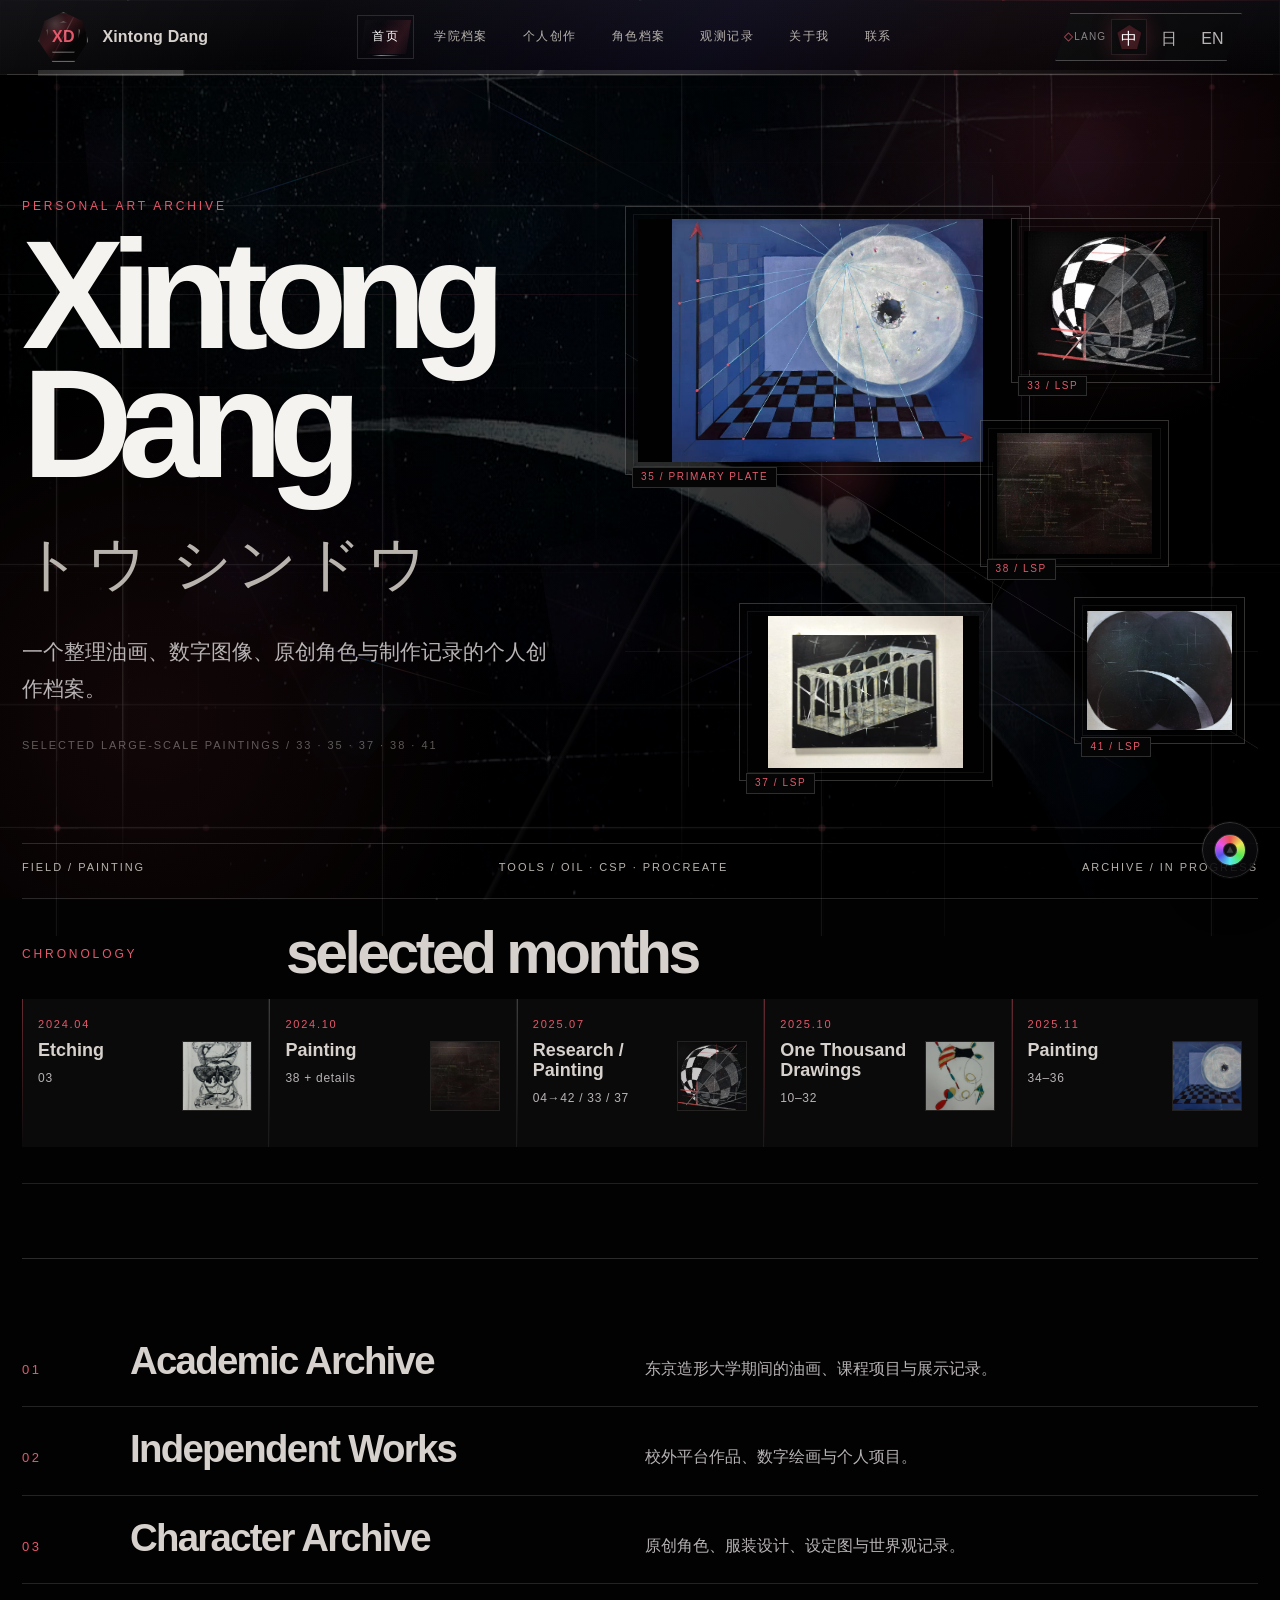
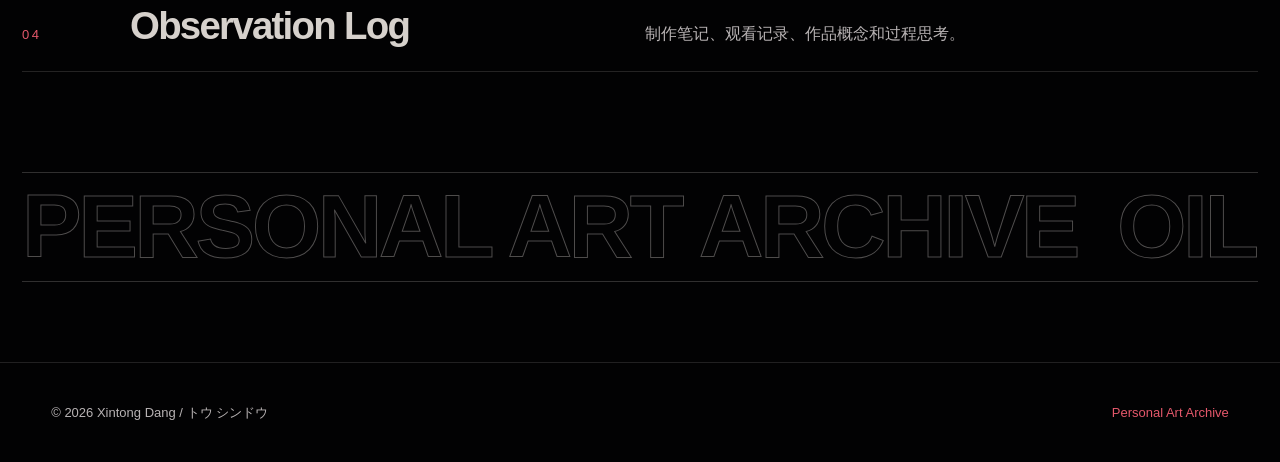
<file: index.html>
<!DOCTYPE html>
<html lang="zh">
<head>
  <meta charset="UTF-8" />
  <meta name="viewport" content="width=device-width, initial-scale=1.0" />
  <script>document.documentElement.classList.add('lang-pending');</script>
  <style>html.lang-pending body{visibility:hidden}</style>
  <meta name="description" content="Xintong Dang / トウ シンドウ multilingual personal art archive." />
  <link rel="stylesheet" href="assets/css/style.css?v=22" />
  <title>Home | Xintong Dang</title>
</head>
<body data-page="index">
  <div class="site-field" aria-hidden="true"></div>
  <header class="site-header crystal-header-v21">
    <a class="brand" href="index.html" aria-label="Home">
      <span class="brand-mark">XD</span>
      <span class="brand-text">Xintong Dang</span>
    </a>
    <button class="menu-toggle" type="button" aria-label="Menu" aria-expanded="false">☰</button>
    <nav class="nav" aria-label="Main navigation">
      <a href="index.html" aria-current="page" data-i18n="navHome">首页</a>
      <a href="academic.html"  data-i18n="navAcademic">学院档案</a>
      <a href="independent.html"  data-i18n="navIndependent">个人创作</a>
      <a href="characters.html"  data-i18n="navCharacters">角色档案</a>
      <a href="notes.html"  data-i18n="navNotes">观测记录</a>
      <a href="about.html"  data-i18n="navAbout">关于我</a>
      <a href="contact.html"  data-i18n="navContact">联系</a>
    </nav>
    <div class="language-switch" aria-label="Language switcher">
      <span>LANG</span>
      <button type="button" data-lang="zh">中</button>
      <button type="button" data-lang="ja">日</button>
      <button type="button" data-lang="en">EN</button>
    </div>
  </header>
  
  
  <main class="home-v19">
    <section class="home-cover-v19">
      <div class="home-copy-v19">
        <p class="eyebrow">Personal Art Archive</p>
        <h1>Xintong<br>Dang</h1>
        <p class="jp-name-v19">トウ シンドウ</p>
        <p class="home-manifesto-v19">一个整理油画、数字图像、原创角色与制作记录的个人创作档案。</p>
        <p class="home-meta-v19">SELECTED LARGE-SCALE PAINTINGS / 33 · 35 · 37 · 38 · 41</p>
      </div>

      <div class="home-board-v19" aria-label="Selected large-scale paintings board">
        <a class="home-art-frame board-main" href="academic.html#large-works" data-code="35 / PRIMARY PLATE">
          <img src="assets/images/academic/35.jpg" alt="Large-scale Painting 35" loading="eager">
        </a>
        <a class="home-art-frame board-satellite s33" href="academic.html#large-works" data-code="33 / LSP">
          <img src="assets/images/academic/33.jpg" alt="Large-scale Painting 33" loading="eager">
        </a>
        <a class="home-art-frame board-satellite s38" href="academic.html#large-works" data-code="38 / LSP">
          <img src="assets/images/academic/38.jpg" alt="Large-scale Painting 38" loading="eager">
        </a>
        <a class="home-art-frame board-satellite s37" href="academic.html#large-works" data-code="37 / LSP">
          <img src="assets/images/academic/37.jpg" alt="Large-scale Painting 37" loading="eager">
        </a>
        <a class="home-art-frame board-satellite s41" href="academic.html#large-works" data-code="41 / LSP">
          <img src="assets/images/academic/41.jpg" alt="Large-scale Painting 41" loading="eager">
        </a>
      </div>

      <div class="home-status">
        <span>FIELD / PAINTING</span>
        <span>TOOLS / OIL · CSP · PROCREATE</span>
        <span>ARCHIVE / IN PROGRESS</span>
      </div>
    </section>

    <section class="month-board-v19" aria-label="Chronology summary">
      <div class="month-board-head-v19">
        <p class="eyebrow">Chronology</p>
        <h2>selected months</h2>
      </div>
      <div class="month-card-row-v19">
        <a href="academic.html#chrono-2024-04" class="month-card-v19">
          <span>2024.04</span><b>Etching</b><em>03</em>
          <img src="assets/images/academic/3.jpg" alt="Etching 03" loading="lazy">
        </a>
        <a href="academic.html#chrono-2024-10" class="month-card-v19">
          <span>2024.10</span><b>Painting</b><em>38 + details</em>
          <img src="assets/images/academic/38.jpg" alt="Painting 38" loading="lazy">
        </a>
        <a href="academic.html#chrono-2025-07" class="month-card-v19">
          <span>2025.07</span><b>Research / Painting</b><em>04→42 / 33 / 37</em>
          <img src="assets/images/academic/33.jpg" alt="Painting 33" loading="lazy">
        </a>
        <a href="academic.html#chrono-2025-10" class="month-card-v19">
          <span>2025.10</span><b>One Thousand Drawings</b><em>10–32</em>
          <img src="assets/images/academic/10.jpg" alt="Drawing 10" loading="lazy">
        </a>
        <a href="academic.html#chrono-2025-11" class="month-card-v19">
          <span>2025.11</span><b>Painting</b><em>34–36</em>
          <img src="assets/images/academic/35.jpg" alt="Painting 35" loading="lazy">
        </a>
      </div>
    </section>

    <section class="editorial-portals">
      <a href="academic.html" class="portal-line">
        <span>01</span>
        <h2 data-i18n="portalAcademicTitle">Academic Archive</h2>
        <p data-i18n="portalAcademicDesc">东京造形大学期间的油画、课程项目与展示记录。</p>
      </a>
      <a href="independent.html" class="portal-line">
        <span>02</span>
        <h2 data-i18n="portalIndependentTitle">Independent Works</h2>
        <p data-i18n="portalIndependentDesc">校外平台作品、数字绘画与个人项目。</p>
      </a>
      <a href="characters.html" class="portal-line">
        <span>03</span>
        <h2 data-i18n="portalCharacterTitle">Character Archive</h2>
        <p data-i18n="portalCharacterDesc">原创角色、服装设计、设定图与世界观记录。</p>
      </a>
      <a href="notes.html" class="portal-line">
        <span>04</span>
        <h2 data-i18n="portalNotesTitle">Observation Log</h2>
        <p data-i18n="portalNotesDesc">制作笔记、观看记录、作品概念和过程思考。</p>
      </a>
    </section>

    <section class="home-feature-strip">
      <div class="strip-track">
        <span>PERSONAL ART ARCHIVE</span>
        <span>OIL PAINTING</span>
        <span>DIGITAL IMAGE</span>
        <span>CHARACTER DESIGN</span>
        <span>OBSERVATION LOG</span>
      </div>
    </section>
  </main>

  <footer class="site-footer">
    <p>© <span id="year"></span> Xintong Dang / トウ シンドウ</p>
    <p class="footer-tagline">Personal Art Archive</p>
  </footer>
  <script src="assets/js/i18n.js?v=22"></script>
</body>
</html>
</file>
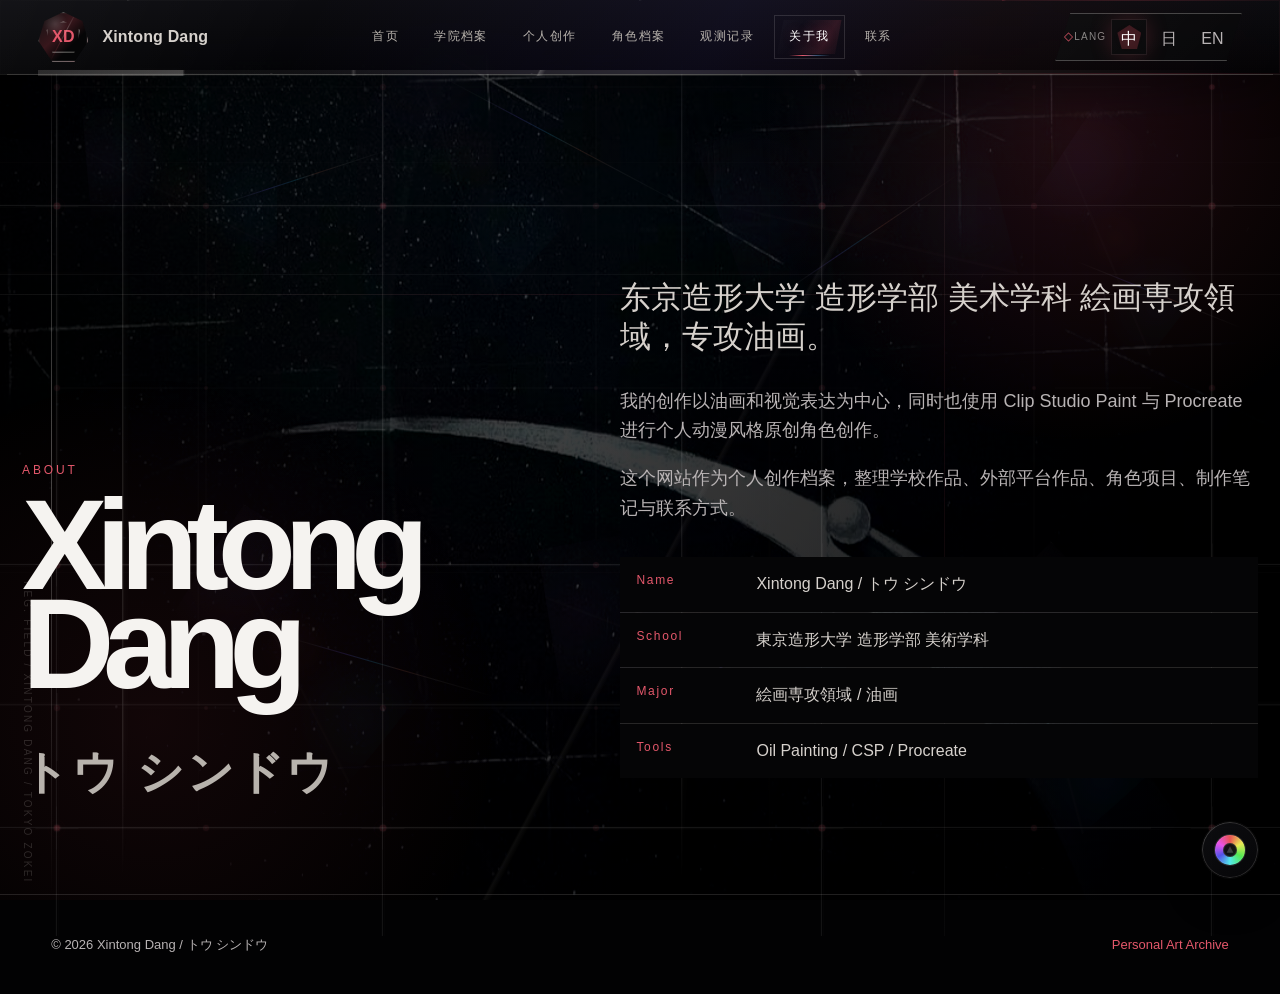
<file: about.html>
<!DOCTYPE html>
<html lang="zh">
<head>
  <meta charset="UTF-8" />
  <meta name="viewport" content="width=device-width, initial-scale=1.0" />
  <script>document.documentElement.classList.add('lang-pending');</script>
  <style>html.lang-pending body{visibility:hidden}</style>
  <meta name="description" content="Xintong Dang / トウ シンドウ multilingual personal art archive." />
  <link rel="stylesheet" href="assets/css/style.css?v=22" />
  <title>About | Xintong Dang</title>
</head>
<body data-page="about">
  <div class="site-field" aria-hidden="true"></div>
  <header class="site-header crystal-header-v21">
    <a class="brand" href="index.html" aria-label="Home">
      <span class="brand-mark">XD</span>
      <span class="brand-text">Xintong Dang</span>
    </a>
    <button class="menu-toggle" type="button" aria-label="Menu" aria-expanded="false">☰</button>
    <nav class="nav" aria-label="Main navigation">
      <a href="index.html"  data-i18n="navHome">首页</a>
      <a href="academic.html"  data-i18n="navAcademic">学院档案</a>
      <a href="independent.html"  data-i18n="navIndependent">个人创作</a>
      <a href="characters.html"  data-i18n="navCharacters">角色档案</a>
      <a href="notes.html"  data-i18n="navNotes">观测记录</a>
      <a href="about.html" aria-current="page" data-i18n="navAbout">关于我</a>
      <a href="contact.html"  data-i18n="navContact">联系</a>
    </nav>
    <div class="language-switch" aria-label="Language switcher">
      <span>LANG</span>
      <button type="button" data-lang="zh">中</button>
      <button type="button" data-lang="ja">日</button>
      <button type="button" data-lang="en">EN</button>
    </div>
  </header>
  
  <main class="site-editorial about-editorial">
    <section class="about-statement">
      <div class="about-name">
        <p class="eyebrow" data-i18n="aboutEyebrow">About</p>
        <h1>Xintong Dang<br><span>トウ シンドウ</span></h1>
      </div>
      <div class="statement-text">
        <p class="about-lead" data-i18n="aboutLead">东京造形大学 造形学部 美术学科 絵画専攻領域，专攻油画。</p>
        <p data-i18n="aboutBody1">我的创作以油画和视觉表达为中心，同时也使用 Clip Studio Paint 与 Procreate 进行个人动漫风格原创角色创作。</p>
        <p data-i18n="aboutBody2">这个网站作为个人创作档案，整理学校作品、外部平台作品、角色项目、制作笔记与联系方式。</p>
        <dl class="about-spec">
          <div><dt data-i18n="nameLabel">Name</dt><dd>Xintong Dang / トウ シンドウ</dd></div>
          <div><dt data-i18n="schoolLabel">School</dt><dd>東京造形大学 造形学部 美術学科</dd></div>
          <div><dt data-i18n="majorLabel">Major</dt><dd>絵画専攻領域 / 油画</dd></div>
          <div><dt data-i18n="toolsLabel">Tools</dt><dd>Oil Painting / CSP / Procreate</dd></div>
        </dl>
      </div>
    </section>
  </main>

  <footer class="site-footer">
    <p>© <span id="year"></span> Xintong Dang / トウ シンドウ</p>
    <p class="footer-tagline">Personal Art Archive</p>
  </footer>
  <script src="assets/js/i18n.js?v=22"></script>
</body>
</html>
</file>
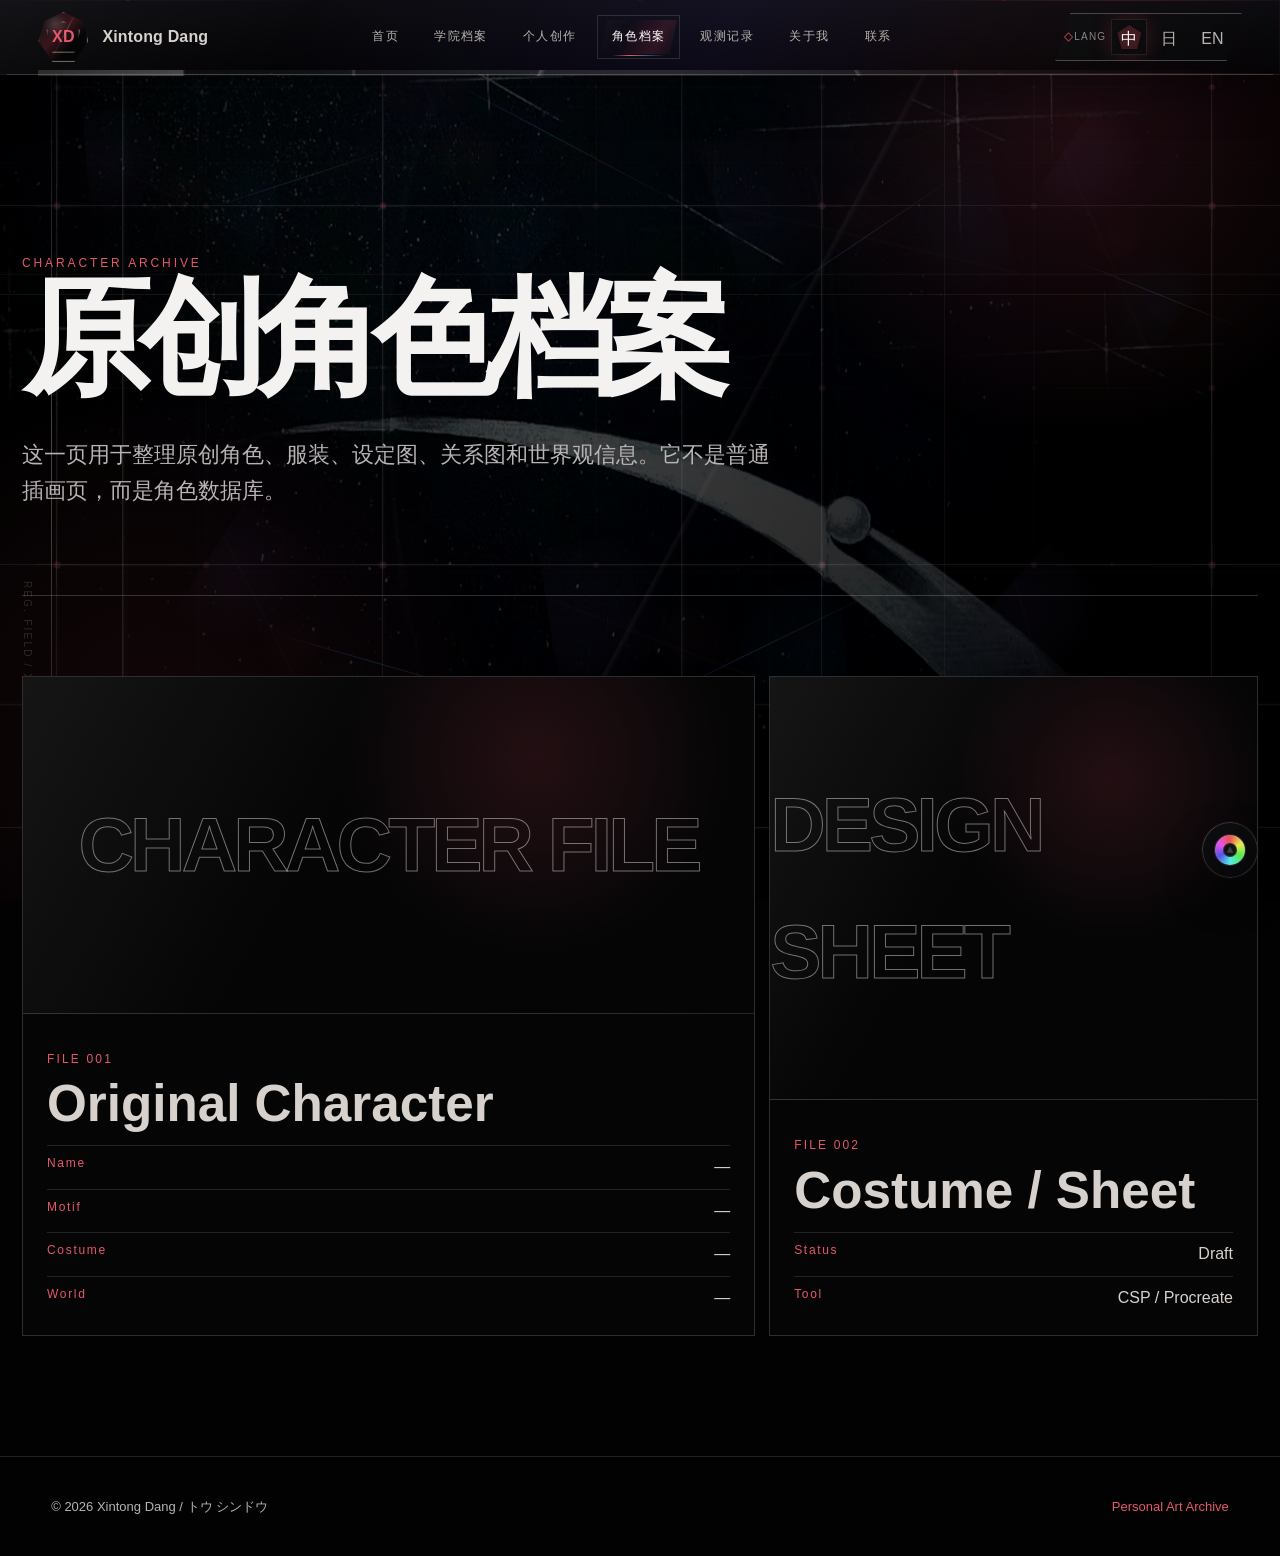
<file: characters.html>
<!DOCTYPE html>
<html lang="zh">
<head>
  <meta charset="UTF-8" />
  <meta name="viewport" content="width=device-width, initial-scale=1.0" />
  <script>document.documentElement.classList.add('lang-pending');</script>
  <style>html.lang-pending body{visibility:hidden}</style>
  <meta name="description" content="Xintong Dang / トウ シンドウ multilingual personal art archive." />
  <link rel="stylesheet" href="assets/css/style.css?v=22" />
  <title>Character Archive | Xintong Dang</title>
</head>
<body data-page="characters">
  <div class="site-field" aria-hidden="true"></div>
  <header class="site-header crystal-header-v21">
    <a class="brand" href="index.html" aria-label="Home">
      <span class="brand-mark">XD</span>
      <span class="brand-text">Xintong Dang</span>
    </a>
    <button class="menu-toggle" type="button" aria-label="Menu" aria-expanded="false">☰</button>
    <nav class="nav" aria-label="Main navigation">
      <a href="index.html"  data-i18n="navHome">首页</a>
      <a href="academic.html"  data-i18n="navAcademic">学院档案</a>
      <a href="independent.html"  data-i18n="navIndependent">个人创作</a>
      <a href="characters.html" aria-current="page" data-i18n="navCharacters">角色档案</a>
      <a href="notes.html"  data-i18n="navNotes">观测记录</a>
      <a href="about.html"  data-i18n="navAbout">关于我</a>
      <a href="contact.html"  data-i18n="navContact">联系</a>
    </nav>
    <div class="language-switch" aria-label="Language switcher">
      <span>LANG</span>
      <button type="button" data-lang="zh">中</button>
      <button type="button" data-lang="ja">日</button>
      <button type="button" data-lang="en">EN</button>
    </div>
  </header>
  
  <main class="site-editorial character-editorial">
    <section class="editorial-cover compact-cover">
      <p class="eyebrow" data-i18n="charEyebrow">Character Archive</p>
      <h1 data-i18n="charTitle">原创角色档案</h1>
      <p data-i18n="charIntro">这一页用于整理原创角色、服装、设定图、关系图和世界观信息。它不是普通插画页，而是角色数据库。</p>
    </section>

    <section class="character-board">
      <article class="character-dossier primary">
        <div class="dossier-image"><span>CHARACTER FILE</span></div>
        <div class="dossier-text">
          <p>FILE 001</p>
          <h2>Original Character</h2>
          <dl>
            <div><dt>Name</dt><dd>—</dd></div>
            <div><dt>Motif</dt><dd>—</dd></div>
            <div><dt>Costume</dt><dd>—</dd></div>
            <div><dt>World</dt><dd>—</dd></div>
          </dl>
        </div>
      </article>
      <article class="character-dossier">
        <div class="dossier-image small"><span>DESIGN SHEET</span></div>
        <div class="dossier-text">
          <p>FILE 002</p>
          <h2>Costume / Sheet</h2>
          <dl>
            <div><dt>Status</dt><dd>Draft</dd></div>
            <div><dt>Tool</dt><dd>CSP / Procreate</dd></div>
          </dl>
        </div>
      </article>
    </section>
  </main>

  <footer class="site-footer">
    <p>© <span id="year"></span> Xintong Dang / トウ シンドウ</p>
    <p class="footer-tagline">Personal Art Archive</p>
  </footer>
  <script src="assets/js/i18n.js?v=22"></script>
</body>
</html>
</file>
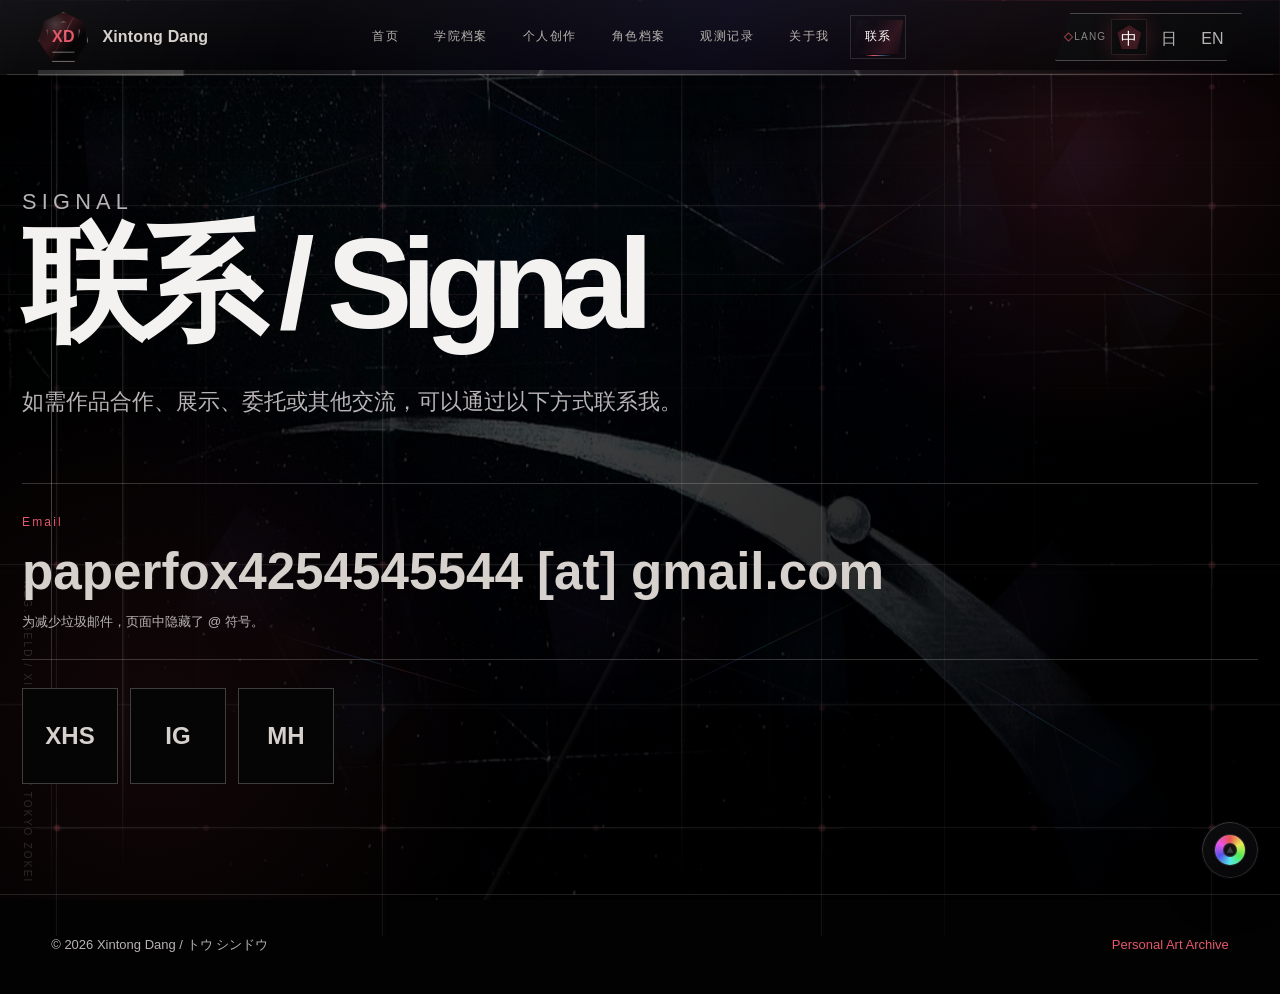
<file: contact.html>
<!DOCTYPE html>
<html lang="zh">
<head>
  <meta charset="UTF-8" />
  <meta name="viewport" content="width=device-width, initial-scale=1.0" />
  <script>document.documentElement.classList.add('lang-pending');</script>
  <style>html.lang-pending body{visibility:hidden}</style>
  <meta name="description" content="Xintong Dang / トウ シンドウ multilingual personal art archive." />
  <link rel="stylesheet" href="assets/css/style.css?v=22" />
  <title>Contact | Xintong Dang</title>
</head>
<body data-page="contact">
  <div class="site-field" aria-hidden="true"></div>
  <header class="site-header crystal-header-v21">
    <a class="brand" href="index.html" aria-label="Home">
      <span class="brand-mark">XD</span>
      <span class="brand-text">Xintong Dang</span>
    </a>
    <button class="menu-toggle" type="button" aria-label="Menu" aria-expanded="false">☰</button>
    <nav class="nav" aria-label="Main navigation">
      <a href="index.html"  data-i18n="navHome">首页</a>
      <a href="academic.html"  data-i18n="navAcademic">学院档案</a>
      <a href="independent.html"  data-i18n="navIndependent">个人创作</a>
      <a href="characters.html"  data-i18n="navCharacters">角色档案</a>
      <a href="notes.html"  data-i18n="navNotes">观测记录</a>
      <a href="about.html"  data-i18n="navAbout">关于我</a>
      <a href="contact.html" aria-current="page" data-i18n="navContact">联系</a>
    </nav>
    <div class="language-switch" aria-label="Language switcher">
      <span>LANG</span>
      <button type="button" data-lang="zh">中</button>
      <button type="button" data-lang="ja">日</button>
      <button type="button" data-lang="en">EN</button>
    </div>
  </header>
  
  <main class="site-editorial contact-editorial">
    <section class="contact-signal">
      <p class="eyebrow" data-i18n="contactEyebrow">Signal</p>
      <h1 data-i18n="contactTitle">联系 / Signal</h1>
      <p data-i18n="contactIntro">如需作品合作、展示、委托或其他交流，可以通过以下方式联系我。</p>
      <div class="mail-signal">
        <span data-i18n="emailLabel">Email</span>
        <strong>paperfox4254545544 [at] gmail.com</strong>
        <small data-i18n="emailNote">为减少垃圾邮件，页面中隐藏了 @ 符号。</small>
      </div>
      <div class="contact-links">
        <a href="https://xhslink.com/m/7NE0c0G8u4t" target="_blank" rel="noopener">XHS</a>
        <a href="https://www.instagram.com/karuki425?igsh=dnlkZGU5MTV2bDJt&utm_source=qr" target="_blank" rel="noopener">IG</a>
        <a href="https://www.mihuashi.com/profiles/7984224?role=painter&utm_source=direct&utm_campaign=userpage&utm_medium=share" target="_blank" rel="noopener">MH</a>
      </div>
    </section>
  </main>

  <footer class="site-footer">
    <p>© <span id="year"></span> Xintong Dang / トウ シンドウ</p>
    <p class="footer-tagline">Personal Art Archive</p>
  </footer>
  <script src="assets/js/i18n.js?v=22"></script>
</body>
</html>
</file>
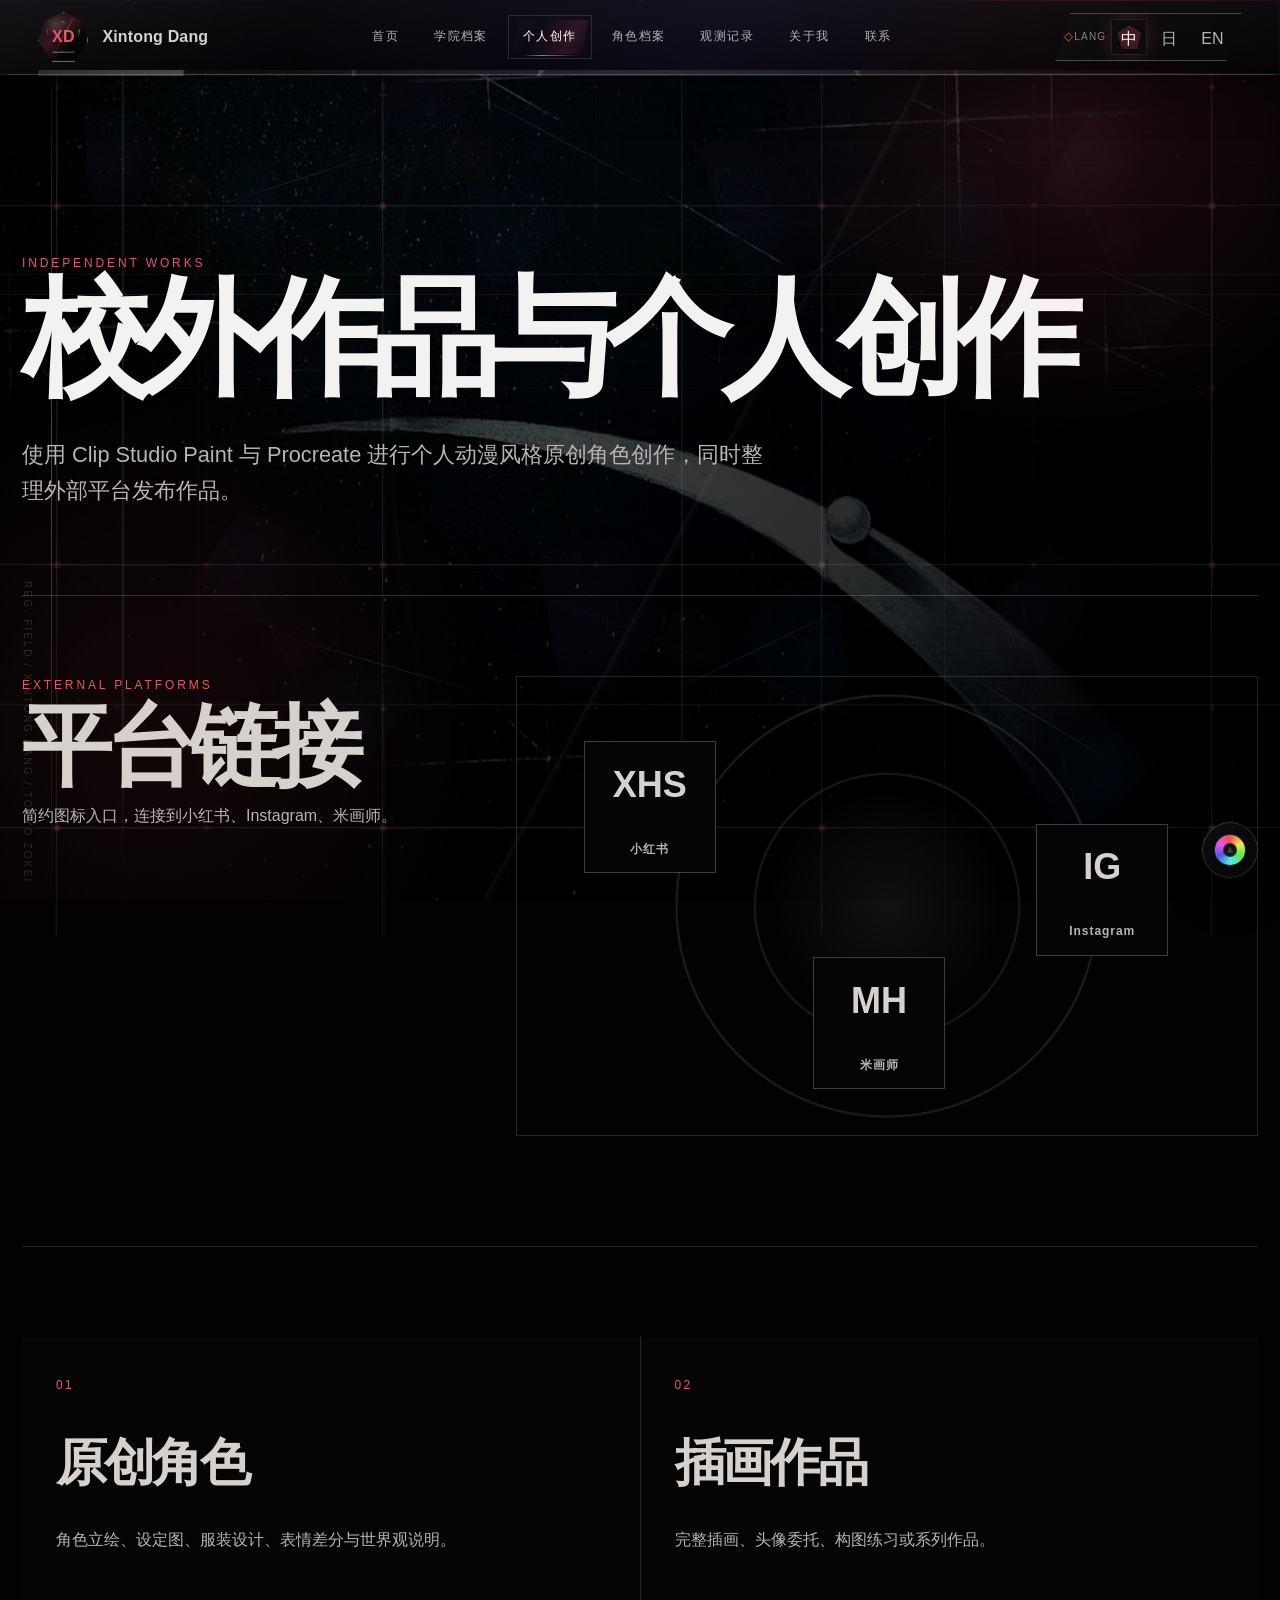
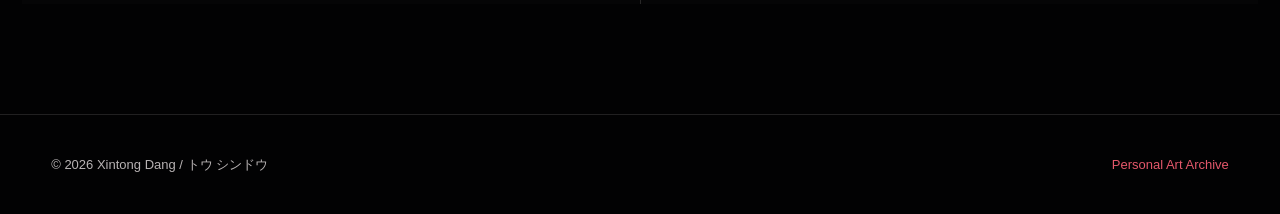
<file: independent.html>
<!DOCTYPE html>
<html lang="zh">
<head>
  <meta charset="UTF-8" />
  <meta name="viewport" content="width=device-width, initial-scale=1.0" />
  <script>document.documentElement.classList.add('lang-pending');</script>
  <style>html.lang-pending body{visibility:hidden}</style>
  <meta name="description" content="Xintong Dang / トウ シンドウ multilingual personal art archive." />
  <link rel="stylesheet" href="assets/css/style.css?v=22" />
  <title>Independent Works | Xintong Dang</title>
</head>
<body data-page="independent">
  <div class="site-field" aria-hidden="true"></div>
  <header class="site-header crystal-header-v21">
    <a class="brand" href="index.html" aria-label="Home">
      <span class="brand-mark">XD</span>
      <span class="brand-text">Xintong Dang</span>
    </a>
    <button class="menu-toggle" type="button" aria-label="Menu" aria-expanded="false">☰</button>
    <nav class="nav" aria-label="Main navigation">
      <a href="index.html"  data-i18n="navHome">首页</a>
      <a href="academic.html"  data-i18n="navAcademic">学院档案</a>
      <a href="independent.html" aria-current="page" data-i18n="navIndependent">个人创作</a>
      <a href="characters.html"  data-i18n="navCharacters">角色档案</a>
      <a href="notes.html"  data-i18n="navNotes">观测记录</a>
      <a href="about.html"  data-i18n="navAbout">关于我</a>
      <a href="contact.html"  data-i18n="navContact">联系</a>
    </nav>
    <div class="language-switch" aria-label="Language switcher">
      <span>LANG</span>
      <button type="button" data-lang="zh">中</button>
      <button type="button" data-lang="ja">日</button>
      <button type="button" data-lang="en">EN</button>
    </div>
  </header>
  
  <main class="site-editorial independent-editorial">
    <section class="editorial-cover compact-cover">
      <p class="eyebrow" data-i18n="indEyebrow">Independent Works</p>
      <h1 data-i18n="indTitle">校外作品与个人创作</h1>
      <p data-i18n="indIntro">使用 Clip Studio Paint 与 Procreate 进行个人动漫风格原创角色创作，同时整理外部平台发布作品。</p>
    </section>

    <section class="platform-editorial">
      <div class="platform-copy">
        <p class="eyebrow" data-i18n="platformEyebrow">External Platforms</p>
        <h2 data-i18n="platformTitle">平台链接</h2>
        <p data-i18n="platformDesc">简约图标入口，连接到小红书、Instagram、米画师。</p>
      </div>
      <div class="platform-orbit">
        <a class="orbit-link xhs" href="https://xhslink.com/m/7NE0c0G8u4t" target="_blank" rel="noopener"><span>XHS</span><b>小红书</b></a>
        <a class="orbit-link ig" href="https://www.instagram.com/karuki425?igsh=dnlkZGU5MTV2bDJt&utm_source=qr" target="_blank" rel="noopener"><span>IG</span><b>Instagram</b></a>
        <a class="orbit-link mhs" href="https://www.mihuashi.com/profiles/7984224?role=painter&utm_source=direct&utm_campaign=userpage&utm_medium=share" target="_blank" rel="noopener"><span>MH</span><b>米画师</b></a>
      </div>
    </section>

    <section class="project-diptych">
      <article>
        <span>01</span>
        <h2 data-i18n="indCard01Title">原创角色</h2>
        <p data-i18n="indCard01">角色立绘、设定图、服装设计、表情差分与世界观说明。</p>
      </article>
      <article>
        <span>02</span>
        <h2 data-i18n="indCard02Title">插画作品</h2>
        <p data-i18n="indCard02">完整插画、头像委托、构图练习或系列作品。</p>
      </article>
    </section>
  </main>

  <footer class="site-footer">
    <p>© <span id="year"></span> Xintong Dang / トウ シンドウ</p>
    <p class="footer-tagline">Personal Art Archive</p>
  </footer>
  <script src="assets/js/i18n.js?v=22"></script>
</body>
</html>
</file>
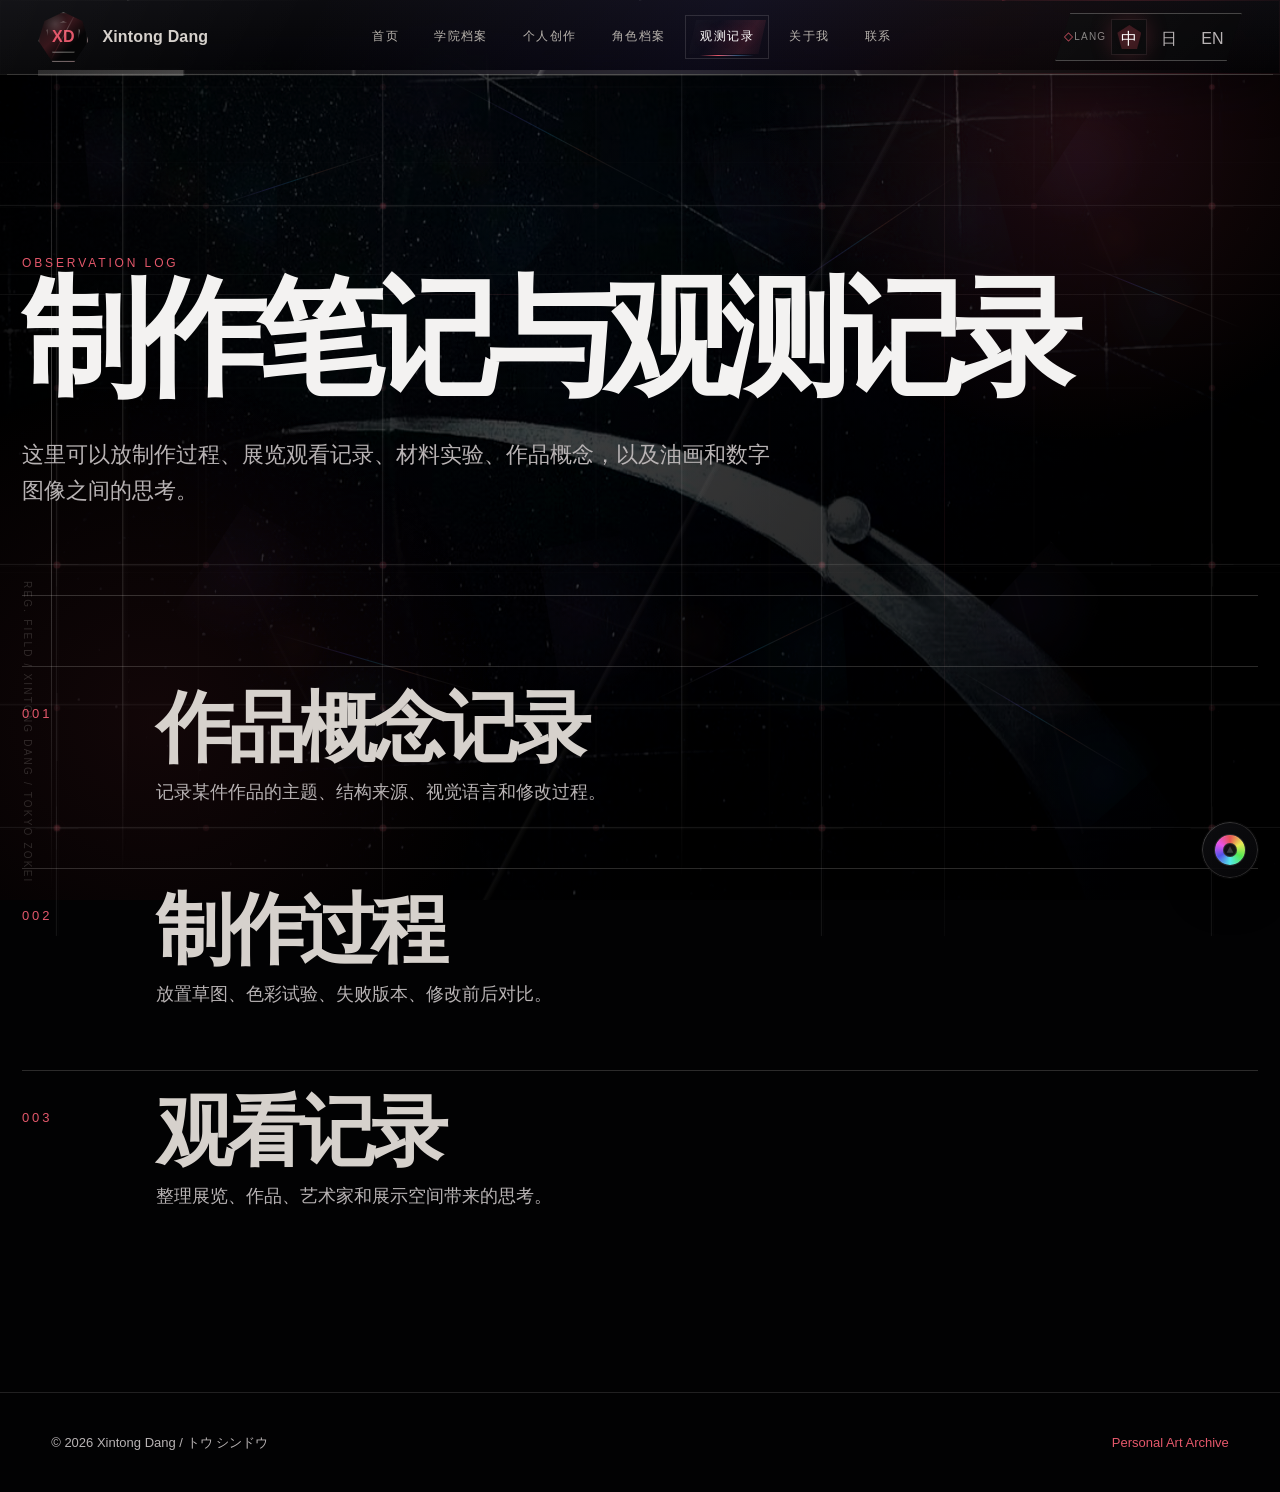
<file: notes.html>
<!DOCTYPE html>
<html lang="zh">
<head>
  <meta charset="UTF-8" />
  <meta name="viewport" content="width=device-width, initial-scale=1.0" />
  <script>document.documentElement.classList.add('lang-pending');</script>
  <style>html.lang-pending body{visibility:hidden}</style>
  <meta name="description" content="Xintong Dang / トウ シンドウ multilingual personal art archive." />
  <link rel="stylesheet" href="assets/css/style.css?v=22" />
  <title>Observation Log | Xintong Dang</title>
</head>
<body data-page="notes">
  <div class="site-field" aria-hidden="true"></div>
  <header class="site-header crystal-header-v21">
    <a class="brand" href="index.html" aria-label="Home">
      <span class="brand-mark">XD</span>
      <span class="brand-text">Xintong Dang</span>
    </a>
    <button class="menu-toggle" type="button" aria-label="Menu" aria-expanded="false">☰</button>
    <nav class="nav" aria-label="Main navigation">
      <a href="index.html"  data-i18n="navHome">首页</a>
      <a href="academic.html"  data-i18n="navAcademic">学院档案</a>
      <a href="independent.html"  data-i18n="navIndependent">个人创作</a>
      <a href="characters.html"  data-i18n="navCharacters">角色档案</a>
      <a href="notes.html" aria-current="page" data-i18n="navNotes">观测记录</a>
      <a href="about.html"  data-i18n="navAbout">关于我</a>
      <a href="contact.html"  data-i18n="navContact">联系</a>
    </nav>
    <div class="language-switch" aria-label="Language switcher">
      <span>LANG</span>
      <button type="button" data-lang="zh">中</button>
      <button type="button" data-lang="ja">日</button>
      <button type="button" data-lang="en">EN</button>
    </div>
  </header>
  
  <main class="site-editorial notes-editorial">
    <section class="editorial-cover compact-cover">
      <p class="eyebrow" data-i18n="notesEyebrow">Observation Log</p>
      <h1 data-i18n="notesTitle">制作笔记与观测记录</h1>
      <p data-i18n="notesIntro">这里可以放制作过程、展览观看记录、材料实验、作品概念，以及油画和数字图像之间的思考。</p>
    </section>

    <section class="log-editorial-list">
      <article class="log-entry">
        <time>001</time>
        <div>
          <h2 data-i18n="note01Title">作品概念记录</h2>
          <p data-i18n="note01Text">记录某件作品的主题、结构来源、视觉语言和修改过程。</p>
        </div>
      </article>
      <article class="log-entry">
        <time>002</time>
        <div>
          <h2 data-i18n="note02Title">制作过程</h2>
          <p data-i18n="note02Text">放置草图、色彩试验、失败版本、修改前后对比。</p>
        </div>
      </article>
      <article class="log-entry">
        <time>003</time>
        <div>
          <h2 data-i18n="note03Title">观看记录</h2>
          <p data-i18n="note03Text">整理展览、作品、艺术家和展示空间带来的思考。</p>
        </div>
      </article>
    </section>
  </main>

  <footer class="site-footer">
    <p>© <span id="year"></span> Xintong Dang / トウ シンドウ</p>
    <p class="footer-tagline">Personal Art Archive</p>
  </footer>
  <script src="assets/js/i18n.js?v=22"></script>
</body>
</html>
</file>
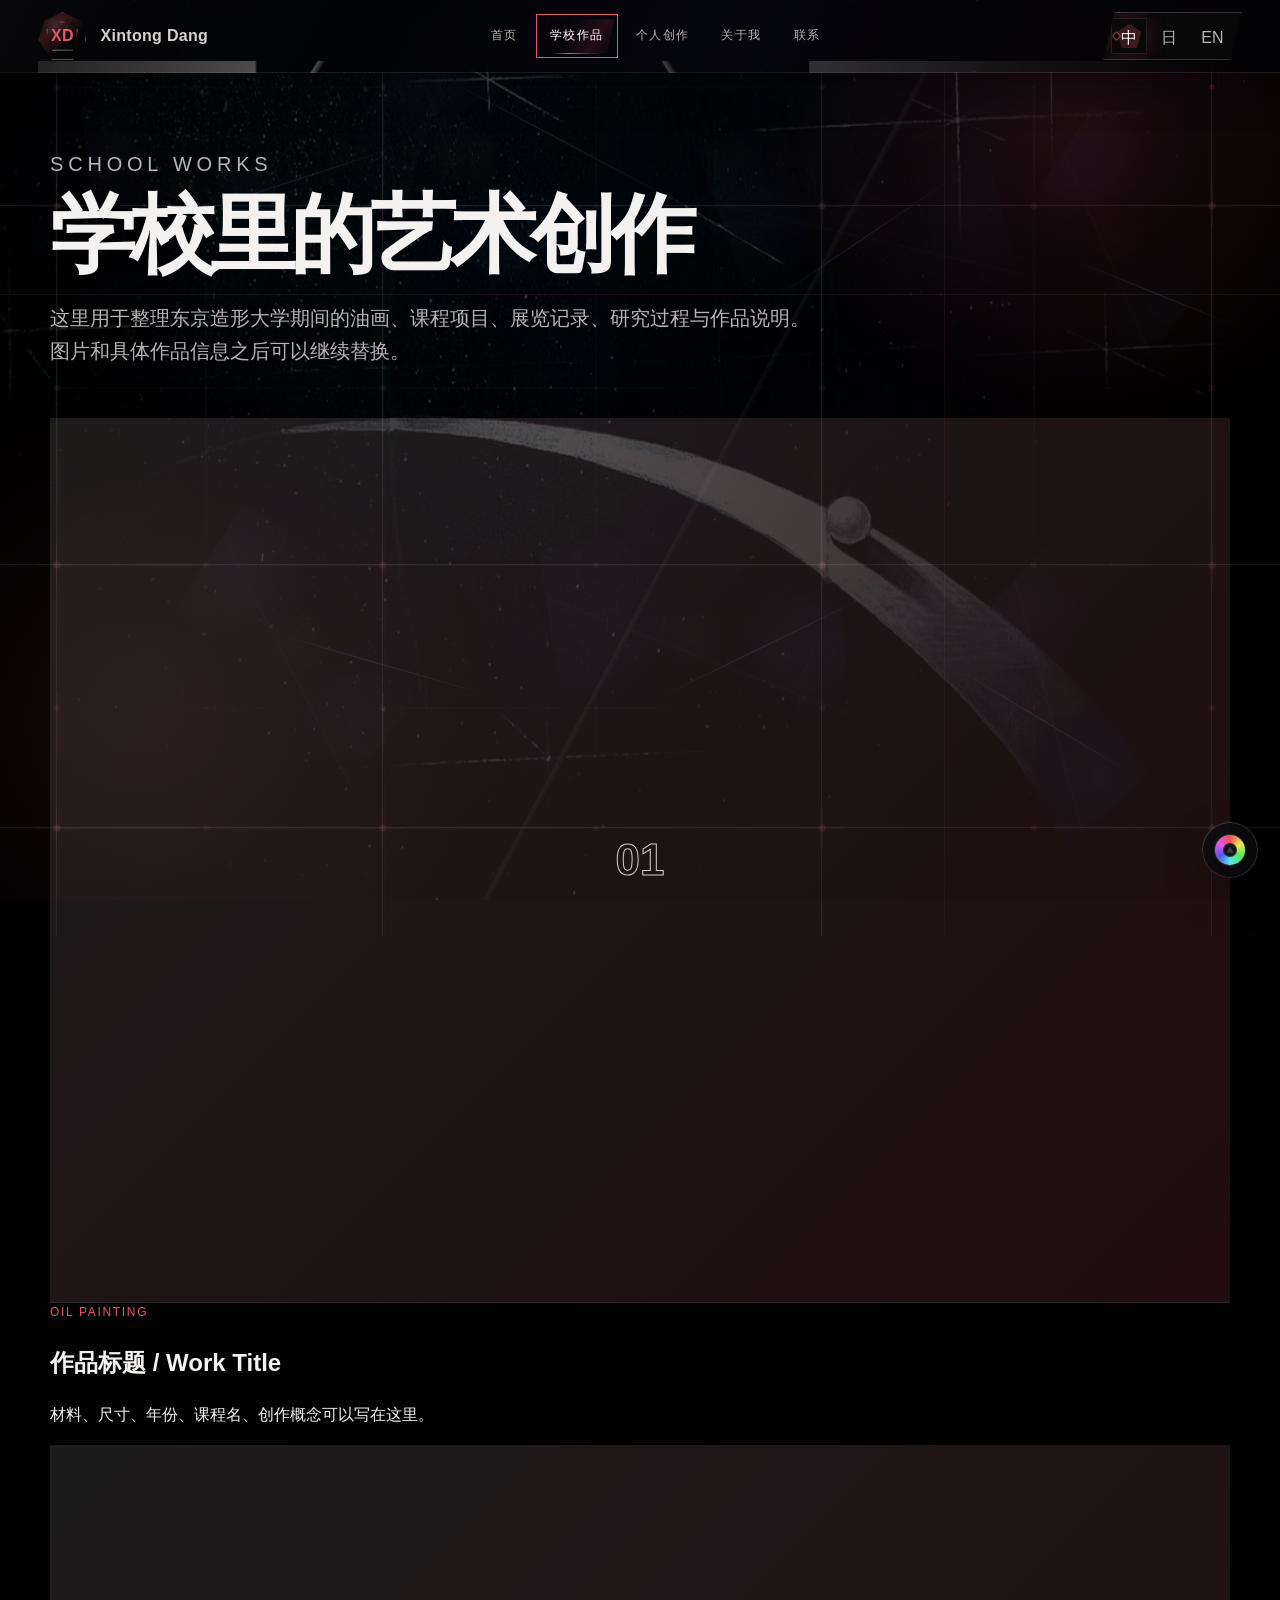
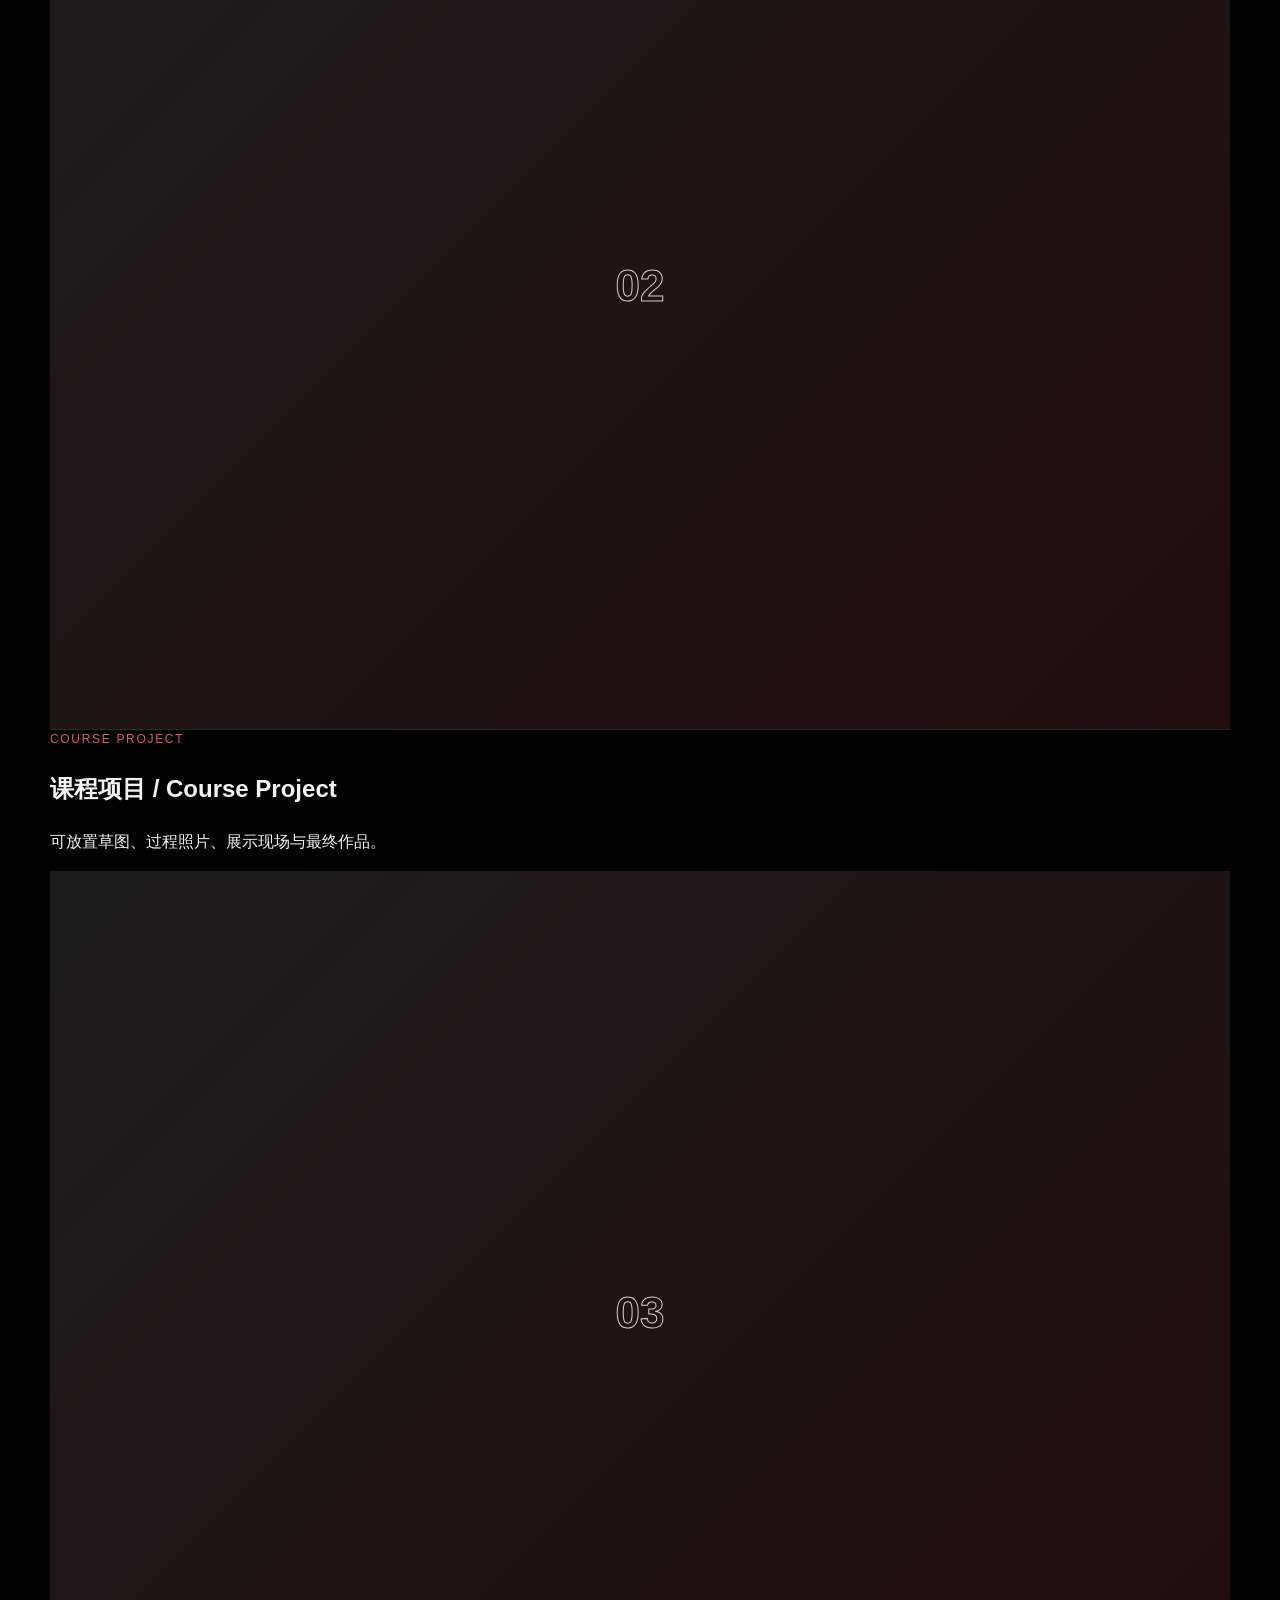
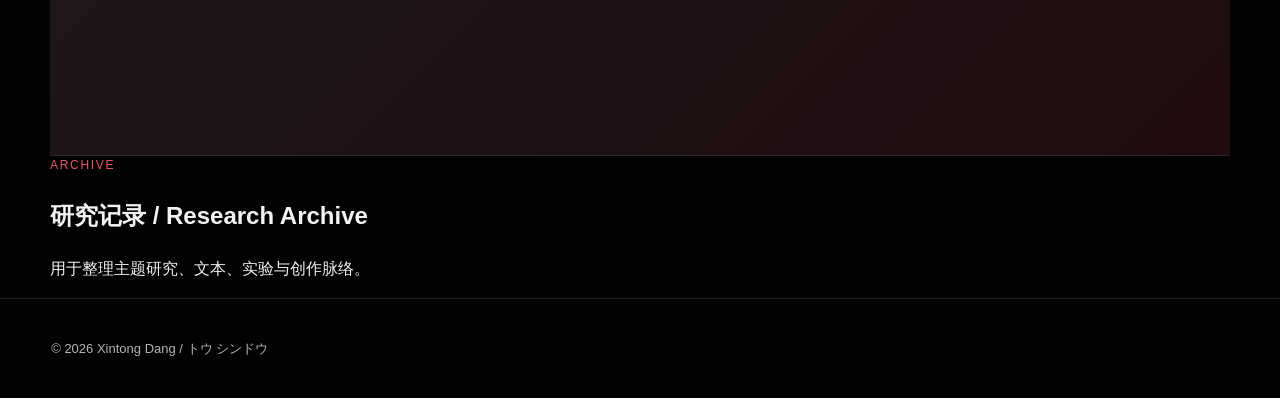
<file: school.html>
<!DOCTYPE html>
<html lang="zh">
<head>
  <meta charset="UTF-8" />
  <meta name="viewport" content="width=device-width, initial-scale=1.0" />
  <title>School Works | Xintong Dang</title>
  <meta name="description" content="Xintong Dang / トウシンドウ multilingual art portfolio." />
  <link rel="stylesheet" href="assets/css/style.css" />
</head>
<body data-page="school">
  <div class="site-noise" aria-hidden="true"></div>
  <header class="site-header">
    <a class="brand" href="index.html" aria-label="Home">
      <span class="brand-mark">XD</span>
      <span>Xintong Dang</span>
    </a>
    <nav class="nav" aria-label="Main navigation">
      <a href="index.html" data-i18n="navHome">首页</a>
      <a href="school.html" aria-current="page" data-i18n="navSchool">学校作品</a>
      <a href="independent.html" data-i18n="navIndependent">个人创作</a>
      <a href="about.html" data-i18n="navAbout">关于我</a>
      <a href="contact.html" data-i18n="navContact">联系</a>
    </nav>
    <div class="language-switch" aria-label="Language switcher">
      <button type="button" data-lang="zh">中</button>
      <button type="button" data-lang="ja">日</button>
      <button type="button" data-lang="en">EN</button>
    </div>
  </header>
  <main>

      <section class="page-title page-section reveal">
        <p class="eyebrow" data-i18n="schoolEyebrow">School Works</p>
        <h1 data-i18n="schoolTitle">学校里的艺术创作</h1>
        <p data-i18n="schoolIntro">这里用于整理东京造形大学期间的油画、课程项目、展览记录、研究过程与作品说明。图片和具体作品信息之后可以继续替换。</p>
      </section>
      <section class="work-grid page-section">
        <article class="work-card reveal"><div class="work-image"><span>01</span></div><div><p class="tag" data-i18n="oilPainting">Oil Painting</p><h2 data-i18n="schoolWork1">作品标题 / Work Title</h2><p data-i18n="schoolWorkDesc1">材料、尺寸、年份、课程名、创作概念可以写在这里。</p></div></article>
        <article class="work-card reveal"><div class="work-image"><span>02</span></div><div><p class="tag" data-i18n="courseProject">Course Project</p><h2 data-i18n="schoolWork2">课程项目 / Course Project</h2><p data-i18n="schoolWorkDesc2">可放置草图、过程照片、展示现场与最终作品。</p></div></article>
        <article class="work-card reveal"><div class="work-image"><span>03</span></div><div><p class="tag" data-i18n="archive">Archive</p><h2 data-i18n="schoolWork3">研究记录 / Research Archive</h2><p data-i18n="schoolWorkDesc3">用于整理主题研究、文本、实验与创作脉络。</p></div></article>
      </section>

  </main>
  <footer class="site-footer">
    <p>© <span id="year"></span> Xintong Dang / トウ シンドウ</p>
  </footer>
  <script src="assets/js/i18n.js"></script>
</body>
</html>
</file>
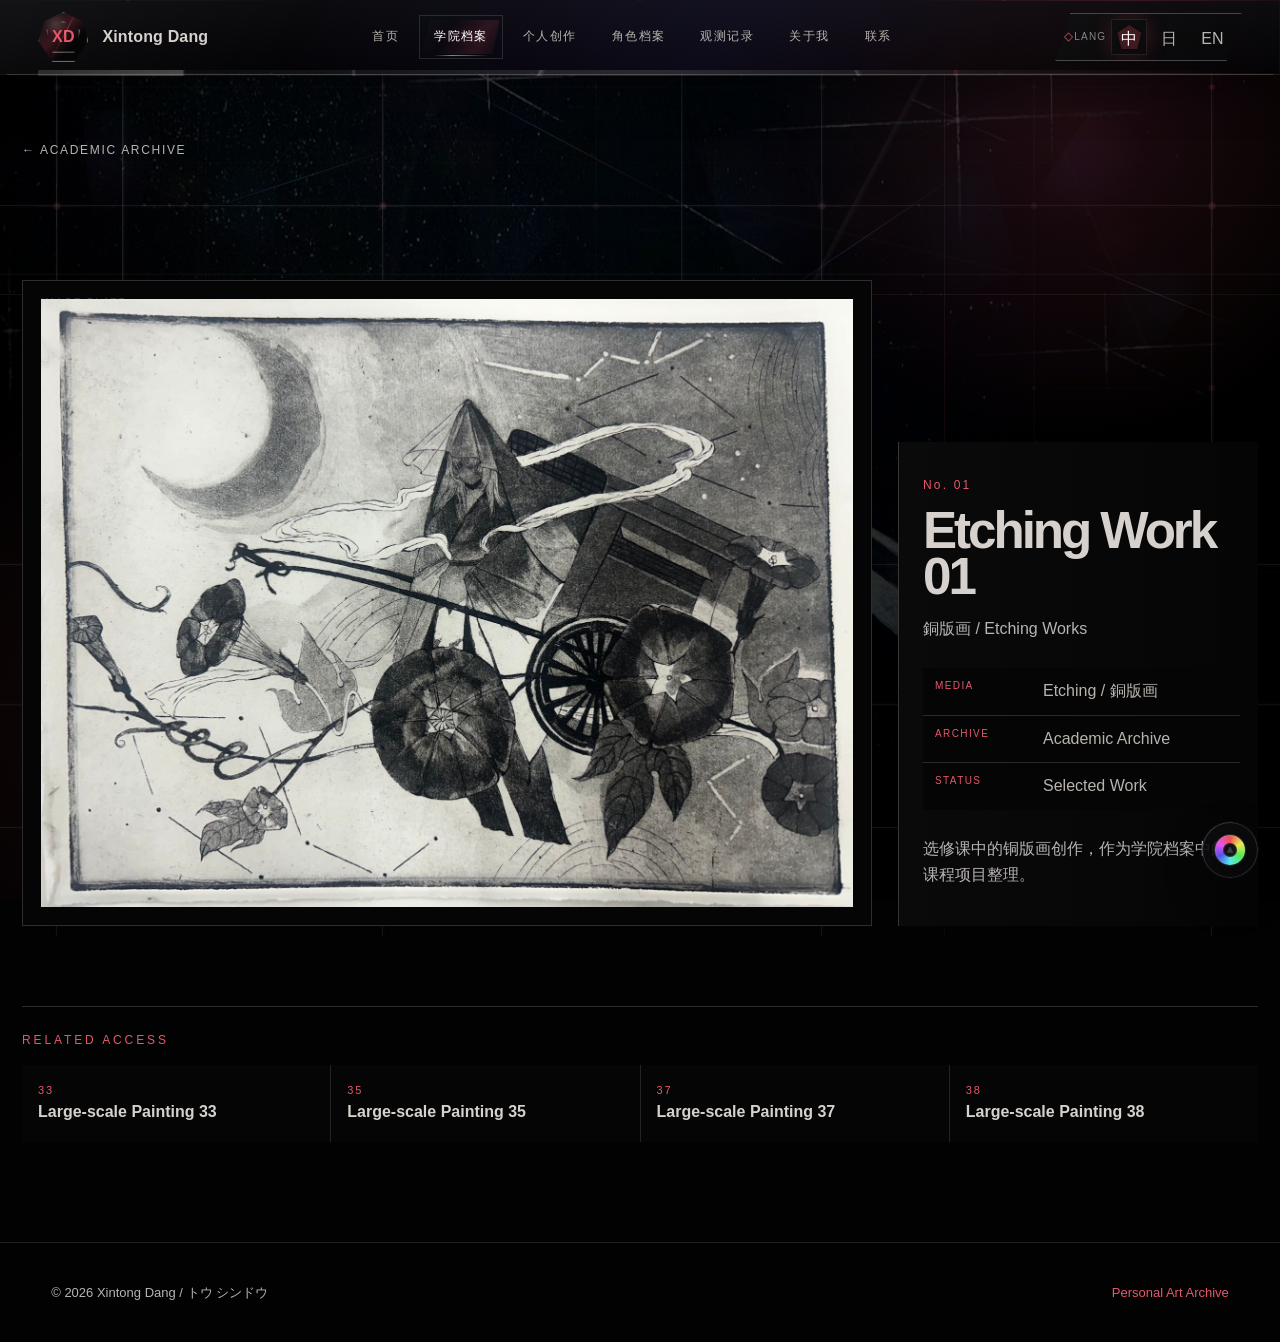
<file: works/work-01.html>
<!DOCTYPE html>
<html lang="zh">
<head>
  <meta charset="UTF-8" />
  <meta name="viewport" content="width=device-width, initial-scale=1.0" />
  <script>document.documentElement.classList.add('lang-pending');</script>
  <style>html.lang-pending body{visibility:hidden}</style>
  <meta name="description" content="Xintong Dang / トウ シンドウ multilingual personal art archive." />
  <link rel="stylesheet" href="../assets/css/style.css?v=22" />
  <title>Etching Work 01 | Xintong Dang</title>
</head>
<body data-page="work">
  <div class="site-field" aria-hidden="true"></div>
  <header class="site-header crystal-header-v21">
    <a class="brand" href="../index.html" aria-label="Home">
      <span class="brand-mark">XD</span>
      <span class="brand-text">Xintong Dang</span>
    </a>
    <button class="menu-toggle" type="button" aria-label="Menu" aria-expanded="false">☰</button>
    <nav class="nav" aria-label="Main navigation">
      <a href="../index.html" data-i18n="navHome">首页</a>
      <a href="../academic.html" aria-current="page" data-i18n="navAcademic">学院档案</a>
      <a href="../independent.html" data-i18n="navIndependent">个人创作</a>
      <a href="../characters.html" data-i18n="navCharacters">角色档案</a>
      <a href="../notes.html" data-i18n="navNotes">观测记录</a>
      <a href="../about.html" data-i18n="navAbout">关于我</a>
      <a href="../contact.html" data-i18n="navContact">联系</a>
    </nav>
    <div class="language-switch" aria-label="Language switcher">
      <span>LANG</span>
      <button type="button" data-lang="zh">中</button>
      <button type="button" data-lang="ja">日</button>
      <button type="button" data-lang="en">EN</button>
    </div>
  </header>

  <main class="work-page">
    <nav class="work-return"><a href="../academic.html#large-works">← Academic Archive</a></nav>
    <section class="work-hero">
      <div class="work-image-stage">
        <img class="work-main-image" src="../assets/images/academic/1.jpg" alt="Etching Work 01">
      </div>
      <aside class="work-info-panel">
        <p class="work-no">No. 01</p>
        <h1>Etching Work 01</h1>
        <p class="work-project">銅版画 / Etching Works</p>
        <dl>
          <div><dt>MEDIA</dt><dd>Etching / 銅版画</dd></div>
          <div><dt>ARCHIVE</dt><dd>Academic Archive</dd></div>
          <div><dt>STATUS</dt><dd>Selected Work</dd></div>
        </dl>
        <p class="work-desc lang-zh">选修课中的铜版画创作，作为学院档案中的课程项目整理。</p>
        <p class="work-desc lang-ja">選修授業で制作した銅版画。学内制作の授業課題として整理している。</p>
        <p class="work-desc lang-en">An etching work made in an elective printmaking course, archived as a course project.</p>
      </aside>
    </section>
    
    <section class="related-works">
      <p class="eyebrow">Related Access</p>
      <div><a href="work-33.html"><span>33</span><b>Large-scale Painting 33</b></a><a href="work-35.html"><span>35</span><b>Large-scale Painting 35</b></a><a href="work-37.html"><span>37</span><b>Large-scale Painting 37</b></a><a href="work-38.html"><span>38</span><b>Large-scale Painting 38</b></a></div>
    </section>
  </main>
  <footer class="site-footer">
    <p>© <span id="year"></span> Xintong Dang / トウ シンドウ</p>
    <p class="footer-tagline">Personal Art Archive</p>
  </footer>
  <script src="../assets/js/i18n.js?v=22"></script>
</body>
</html>
</file>
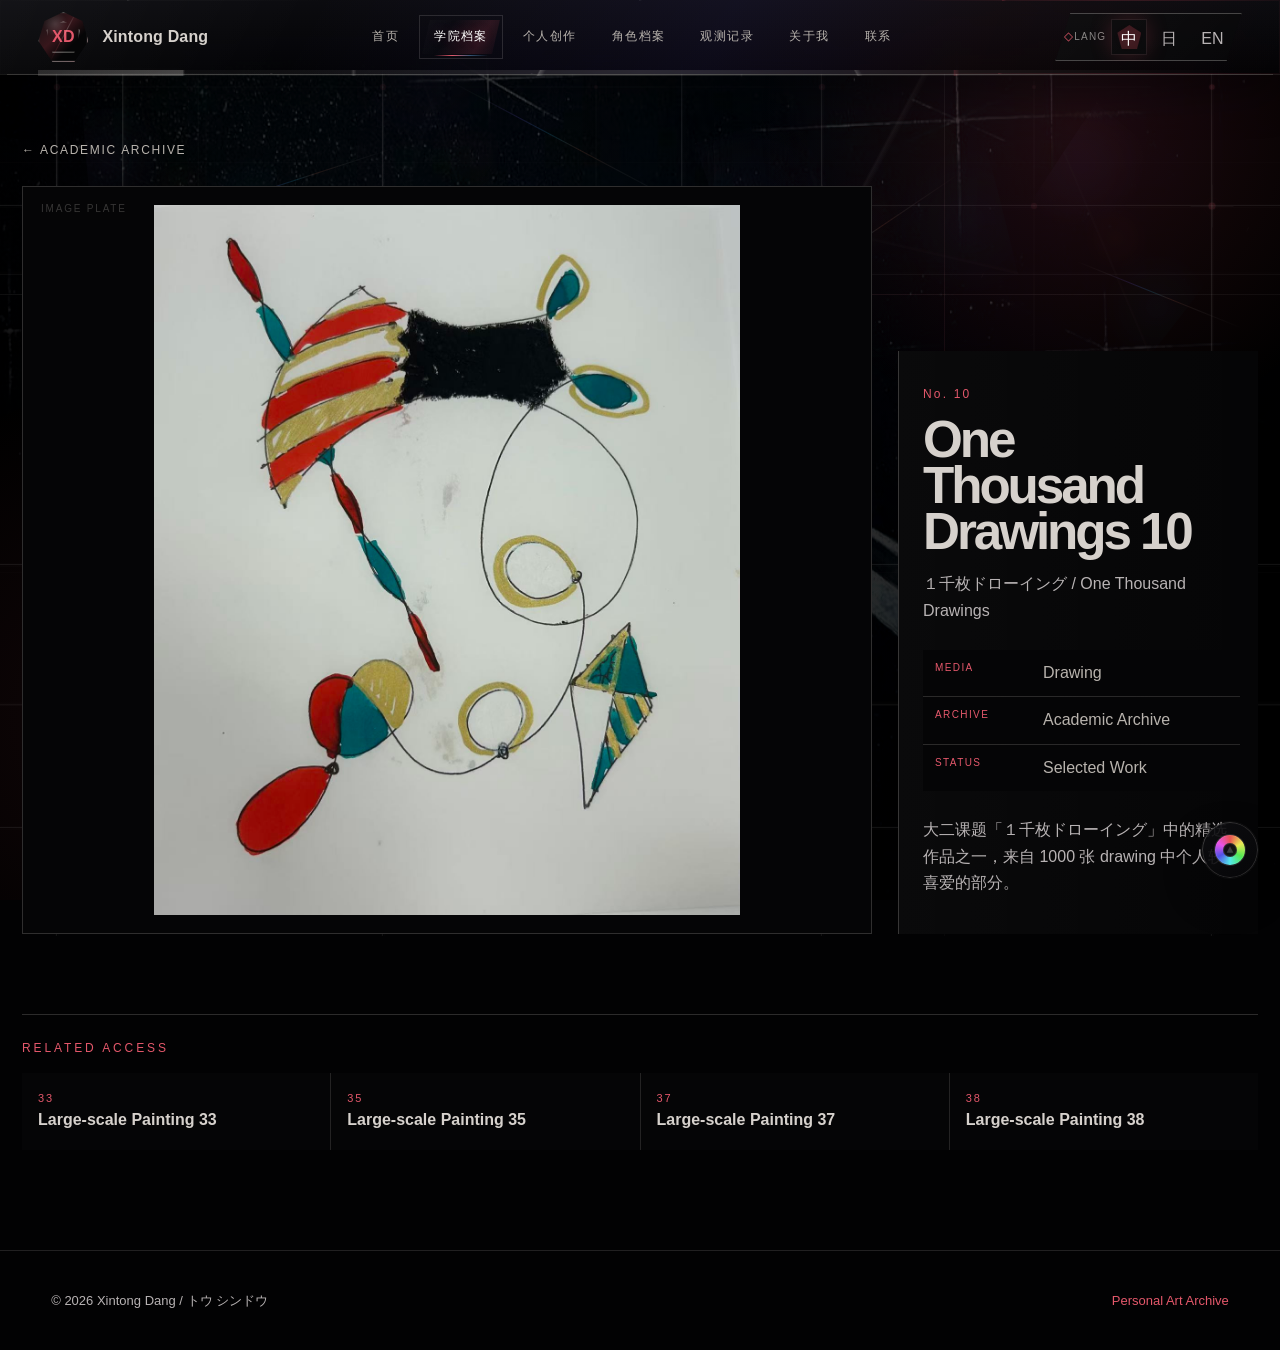
<file: works/work-10.html>
<!DOCTYPE html>
<html lang="zh">
<head>
  <meta charset="UTF-8" />
  <meta name="viewport" content="width=device-width, initial-scale=1.0" />
  <script>document.documentElement.classList.add('lang-pending');</script>
  <style>html.lang-pending body{visibility:hidden}</style>
  <meta name="description" content="Xintong Dang / トウ シンドウ multilingual personal art archive." />
  <link rel="stylesheet" href="../assets/css/style.css?v=22" />
  <title>One Thousand Drawings 10 | Xintong Dang</title>
</head>
<body data-page="work">
  <div class="site-field" aria-hidden="true"></div>
  <header class="site-header crystal-header-v21">
    <a class="brand" href="../index.html" aria-label="Home">
      <span class="brand-mark">XD</span>
      <span class="brand-text">Xintong Dang</span>
    </a>
    <button class="menu-toggle" type="button" aria-label="Menu" aria-expanded="false">☰</button>
    <nav class="nav" aria-label="Main navigation">
      <a href="../index.html" data-i18n="navHome">首页</a>
      <a href="../academic.html" aria-current="page" data-i18n="navAcademic">学院档案</a>
      <a href="../independent.html" data-i18n="navIndependent">个人创作</a>
      <a href="../characters.html" data-i18n="navCharacters">角色档案</a>
      <a href="../notes.html" data-i18n="navNotes">观测记录</a>
      <a href="../about.html" data-i18n="navAbout">关于我</a>
      <a href="../contact.html" data-i18n="navContact">联系</a>
    </nav>
    <div class="language-switch" aria-label="Language switcher">
      <span>LANG</span>
      <button type="button" data-lang="zh">中</button>
      <button type="button" data-lang="ja">日</button>
      <button type="button" data-lang="en">EN</button>
    </div>
  </header>

  <main class="work-page">
    <nav class="work-return"><a href="../academic.html#large-works">← Academic Archive</a></nav>
    <section class="work-hero">
      <div class="work-image-stage">
        <img class="work-main-image" src="../assets/images/academic/10.jpg" alt="One Thousand Drawings 10">
      </div>
      <aside class="work-info-panel">
        <p class="work-no">No. 10</p>
        <h1>One Thousand Drawings 10</h1>
        <p class="work-project">１千枚ドローイング / One Thousand Drawings</p>
        <dl>
          <div><dt>MEDIA</dt><dd>Drawing</dd></div>
          <div><dt>ARCHIVE</dt><dd>Academic Archive</dd></div>
          <div><dt>STATUS</dt><dd>Selected Work</dd></div>
        </dl>
        <p class="work-desc lang-zh">大二课题「１千枚ドローイング」中的精选作品之一，来自 1000 张 drawing 中个人较喜爱的部分。</p>
        <p class="work-desc lang-ja">大学2年次の課題「１千枚ドローイング」から選んだ一点。1000枚の drawing の中で特に気に入っているもの。</p>
        <p class="work-desc lang-en">A selected piece from the sophomore project “One Thousand Drawings”, chosen from 1000 drawings.</p>
      </aside>
    </section>
    
    <section class="related-works">
      <p class="eyebrow">Related Access</p>
      <div><a href="work-33.html"><span>33</span><b>Large-scale Painting 33</b></a><a href="work-35.html"><span>35</span><b>Large-scale Painting 35</b></a><a href="work-37.html"><span>37</span><b>Large-scale Painting 37</b></a><a href="work-38.html"><span>38</span><b>Large-scale Painting 38</b></a></div>
    </section>
  </main>
  <footer class="site-footer">
    <p>© <span id="year"></span> Xintong Dang / トウ シンドウ</p>
    <p class="footer-tagline">Personal Art Archive</p>
  </footer>
  <script src="../assets/js/i18n.js?v=22"></script>
</body>
</html>
</file>
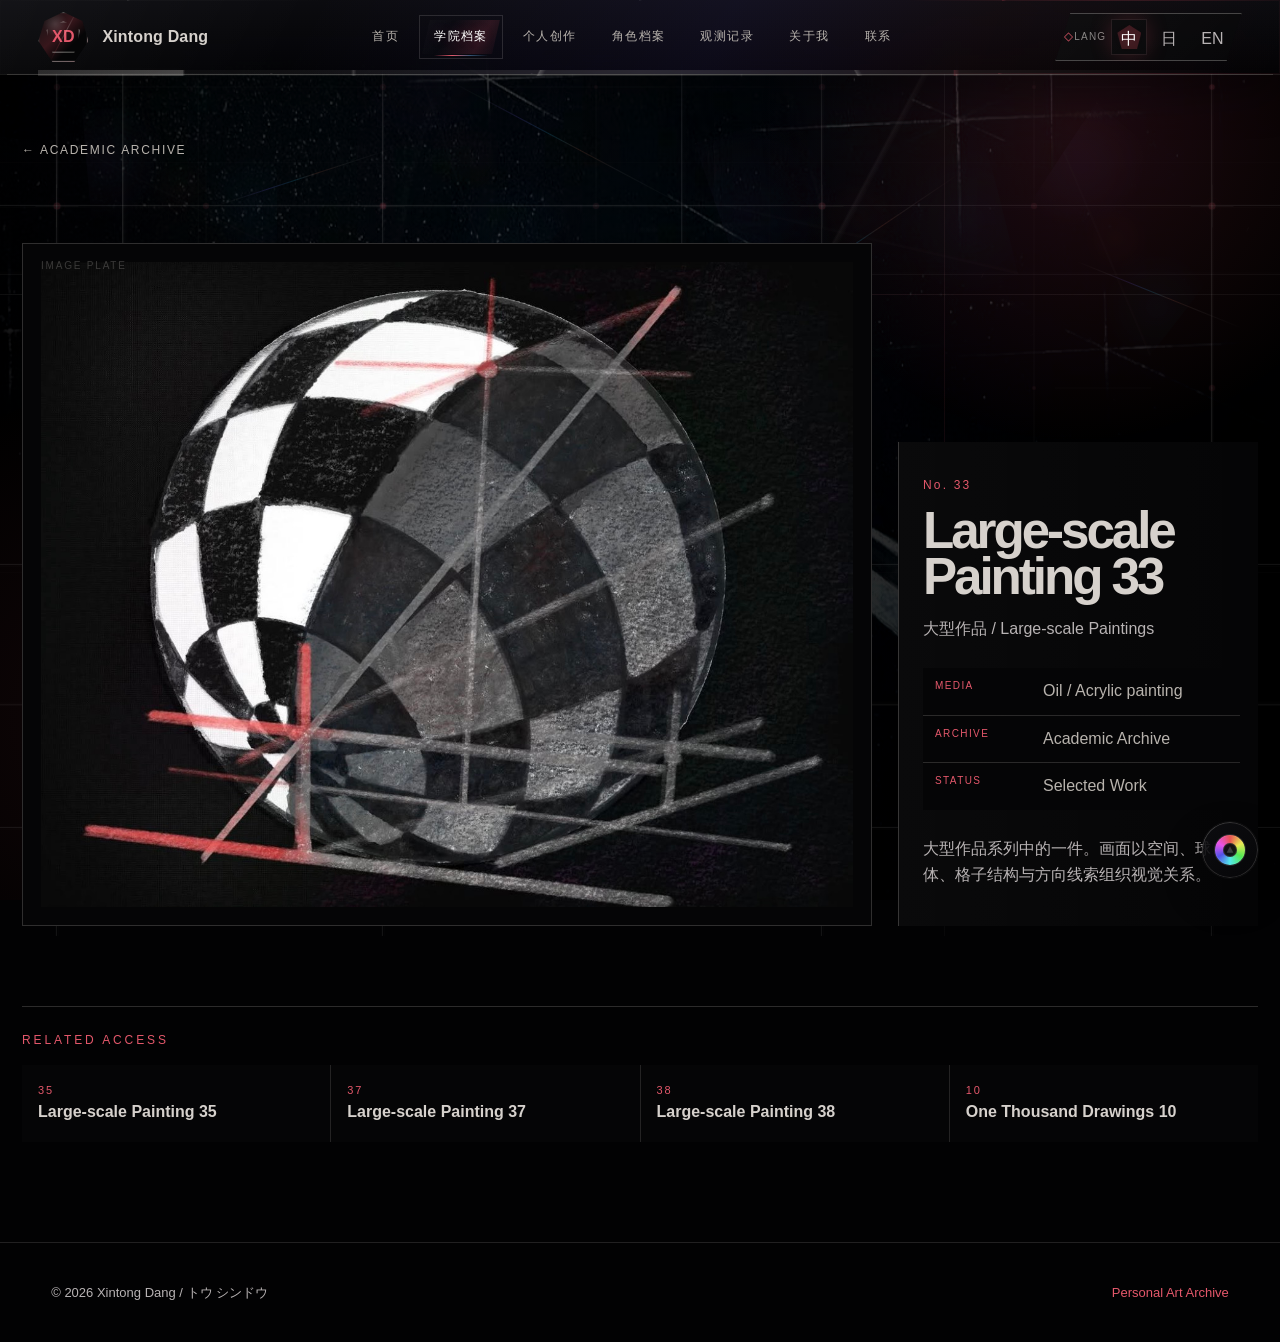
<file: works/work-33.html>
<!DOCTYPE html>
<html lang="zh">
<head>
  <meta charset="UTF-8" />
  <meta name="viewport" content="width=device-width, initial-scale=1.0" />
  <script>document.documentElement.classList.add('lang-pending');</script>
  <style>html.lang-pending body{visibility:hidden}</style>
  <meta name="description" content="Xintong Dang / トウ シンドウ multilingual personal art archive." />
  <link rel="stylesheet" href="../assets/css/style.css?v=22" />
  <title>Large-scale Painting 33 | Xintong Dang</title>
</head>
<body data-page="work">
  <div class="site-field" aria-hidden="true"></div>
  <header class="site-header crystal-header-v21">
    <a class="brand" href="../index.html" aria-label="Home">
      <span class="brand-mark">XD</span>
      <span class="brand-text">Xintong Dang</span>
    </a>
    <button class="menu-toggle" type="button" aria-label="Menu" aria-expanded="false">☰</button>
    <nav class="nav" aria-label="Main navigation">
      <a href="../index.html" data-i18n="navHome">首页</a>
      <a href="../academic.html" aria-current="page" data-i18n="navAcademic">学院档案</a>
      <a href="../independent.html" data-i18n="navIndependent">个人创作</a>
      <a href="../characters.html" data-i18n="navCharacters">角色档案</a>
      <a href="../notes.html" data-i18n="navNotes">观测记录</a>
      <a href="../about.html" data-i18n="navAbout">关于我</a>
      <a href="../contact.html" data-i18n="navContact">联系</a>
    </nav>
    <div class="language-switch" aria-label="Language switcher">
      <span>LANG</span>
      <button type="button" data-lang="zh">中</button>
      <button type="button" data-lang="ja">日</button>
      <button type="button" data-lang="en">EN</button>
    </div>
  </header>

  <main class="work-page">
    <nav class="work-return"><a href="../academic.html#large-works">← Academic Archive</a></nav>
    <section class="work-hero">
      <div class="work-image-stage">
        <img class="work-main-image" src="../assets/images/academic/33.jpg" alt="Large-scale Painting 33">
      </div>
      <aside class="work-info-panel">
        <p class="work-no">No. 33</p>
        <h1>Large-scale Painting 33</h1>
        <p class="work-project">大型作品 / Large-scale Paintings</p>
        <dl>
          <div><dt>MEDIA</dt><dd>Oil / Acrylic painting</dd></div>
          <div><dt>ARCHIVE</dt><dd>Academic Archive</dd></div>
          <div><dt>STATUS</dt><dd>Selected Work</dd></div>
        </dl>
        <p class="work-desc lang-zh">大型作品系列中的一件。画面以空间、球体、格子结构与方向线索组织视觉关系。</p>
        <p class="work-desc lang-ja">大型作品シリーズの一点。空間、球体、格子構造、方向を示す線によって画面を構成している。</p>
        <p class="work-desc lang-en">A work from the large-scale painting series, structured through space, sphere, grid, and directional lines.</p>
      </aside>
    </section>
    
    <section class="related-works">
      <p class="eyebrow">Related Access</p>
      <div><a href="work-35.html"><span>35</span><b>Large-scale Painting 35</b></a><a href="work-37.html"><span>37</span><b>Large-scale Painting 37</b></a><a href="work-38.html"><span>38</span><b>Large-scale Painting 38</b></a><a href="work-10.html"><span>10</span><b>One Thousand Drawings 10</b></a></div>
    </section>
  </main>
  <footer class="site-footer">
    <p>© <span id="year"></span> Xintong Dang / トウ シンドウ</p>
    <p class="footer-tagline">Personal Art Archive</p>
  </footer>
  <script src="../assets/js/i18n.js?v=22"></script>
</body>
</html>
</file>
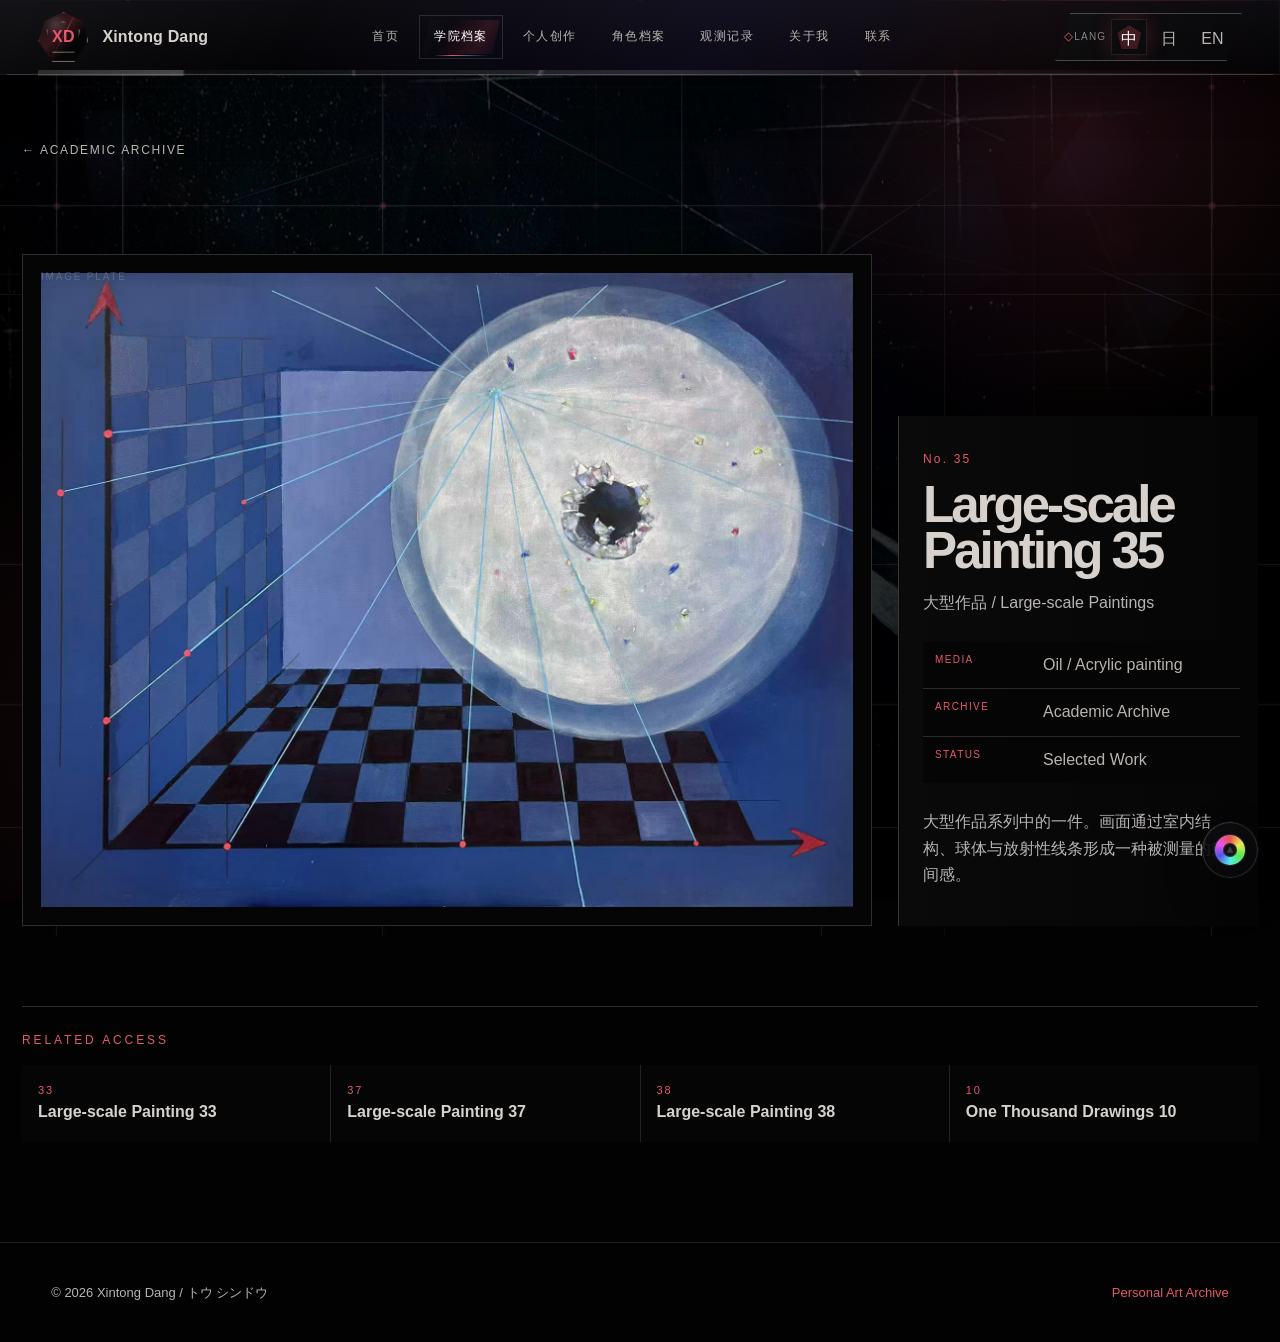
<file: works/work-35.html>
<!DOCTYPE html>
<html lang="zh">
<head>
  <meta charset="UTF-8" />
  <meta name="viewport" content="width=device-width, initial-scale=1.0" />
  <script>document.documentElement.classList.add('lang-pending');</script>
  <style>html.lang-pending body{visibility:hidden}</style>
  <meta name="description" content="Xintong Dang / トウ シンドウ multilingual personal art archive." />
  <link rel="stylesheet" href="../assets/css/style.css?v=22" />
  <title>Large-scale Painting 35 | Xintong Dang</title>
</head>
<body data-page="work">
  <div class="site-field" aria-hidden="true"></div>
  <header class="site-header crystal-header-v21">
    <a class="brand" href="../index.html" aria-label="Home">
      <span class="brand-mark">XD</span>
      <span class="brand-text">Xintong Dang</span>
    </a>
    <button class="menu-toggle" type="button" aria-label="Menu" aria-expanded="false">☰</button>
    <nav class="nav" aria-label="Main navigation">
      <a href="../index.html" data-i18n="navHome">首页</a>
      <a href="../academic.html" aria-current="page" data-i18n="navAcademic">学院档案</a>
      <a href="../independent.html" data-i18n="navIndependent">个人创作</a>
      <a href="../characters.html" data-i18n="navCharacters">角色档案</a>
      <a href="../notes.html" data-i18n="navNotes">观测记录</a>
      <a href="../about.html" data-i18n="navAbout">关于我</a>
      <a href="../contact.html" data-i18n="navContact">联系</a>
    </nav>
    <div class="language-switch" aria-label="Language switcher">
      <span>LANG</span>
      <button type="button" data-lang="zh">中</button>
      <button type="button" data-lang="ja">日</button>
      <button type="button" data-lang="en">EN</button>
    </div>
  </header>

  <main class="work-page">
    <nav class="work-return"><a href="../academic.html#large-works">← Academic Archive</a></nav>
    <section class="work-hero">
      <div class="work-image-stage">
        <img class="work-main-image" src="../assets/images/academic/35.jpg" alt="Large-scale Painting 35">
      </div>
      <aside class="work-info-panel">
        <p class="work-no">No. 35</p>
        <h1>Large-scale Painting 35</h1>
        <p class="work-project">大型作品 / Large-scale Paintings</p>
        <dl>
          <div><dt>MEDIA</dt><dd>Oil / Acrylic painting</dd></div>
          <div><dt>ARCHIVE</dt><dd>Academic Archive</dd></div>
          <div><dt>STATUS</dt><dd>Selected Work</dd></div>
        </dl>
        <p class="work-desc lang-zh">大型作品系列中的一件。画面通过室内结构、球体与放射性线条形成一种被测量的空间感。</p>
        <p class="work-desc lang-ja">大型作品シリーズの一点。室内構造、球体、放射状の線によって、測定されるような空間感を作っている。</p>
        <p class="work-desc lang-en">A large-scale work that builds a measured spatial field through interior structure, sphere, and radial lines.</p>
      </aside>
    </section>
    
    <section class="related-works">
      <p class="eyebrow">Related Access</p>
      <div><a href="work-33.html"><span>33</span><b>Large-scale Painting 33</b></a><a href="work-37.html"><span>37</span><b>Large-scale Painting 37</b></a><a href="work-38.html"><span>38</span><b>Large-scale Painting 38</b></a><a href="work-10.html"><span>10</span><b>One Thousand Drawings 10</b></a></div>
    </section>
  </main>
  <footer class="site-footer">
    <p>© <span id="year"></span> Xintong Dang / トウ シンドウ</p>
    <p class="footer-tagline">Personal Art Archive</p>
  </footer>
  <script src="../assets/js/i18n.js?v=22"></script>
</body>
</html>
</file>
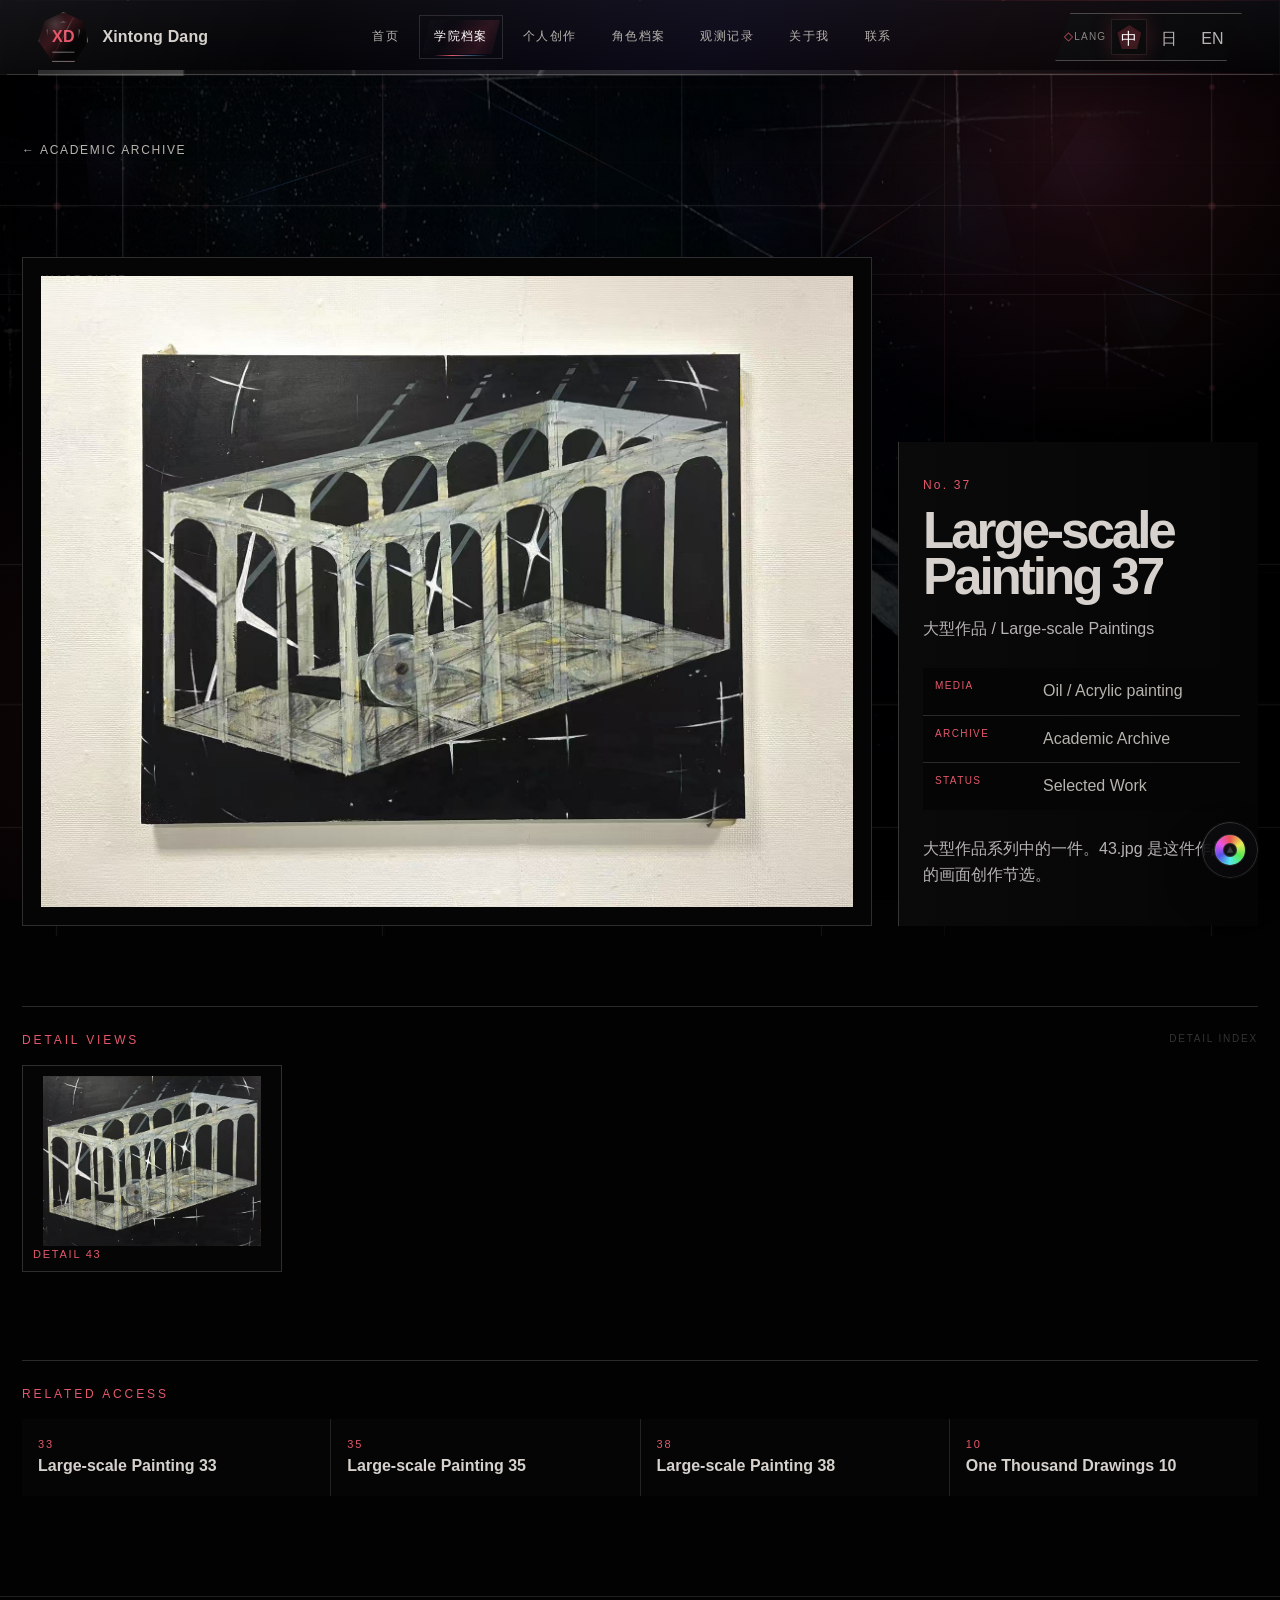
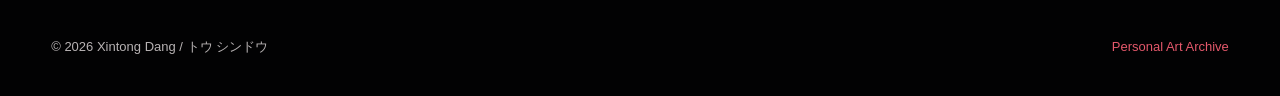
<file: works/work-37.html>
<!DOCTYPE html>
<html lang="zh">
<head>
  <meta charset="UTF-8" />
  <meta name="viewport" content="width=device-width, initial-scale=1.0" />
  <script>document.documentElement.classList.add('lang-pending');</script>
  <style>html.lang-pending body{visibility:hidden}</style>
  <meta name="description" content="Xintong Dang / トウ シンドウ multilingual personal art archive." />
  <link rel="stylesheet" href="../assets/css/style.css?v=22" />
  <title>Large-scale Painting 37 | Xintong Dang</title>
</head>
<body data-page="work">
  <div class="site-field" aria-hidden="true"></div>
  <header class="site-header crystal-header-v21">
    <a class="brand" href="../index.html" aria-label="Home">
      <span class="brand-mark">XD</span>
      <span class="brand-text">Xintong Dang</span>
    </a>
    <button class="menu-toggle" type="button" aria-label="Menu" aria-expanded="false">☰</button>
    <nav class="nav" aria-label="Main navigation">
      <a href="../index.html" data-i18n="navHome">首页</a>
      <a href="../academic.html" aria-current="page" data-i18n="navAcademic">学院档案</a>
      <a href="../independent.html" data-i18n="navIndependent">个人创作</a>
      <a href="../characters.html" data-i18n="navCharacters">角色档案</a>
      <a href="../notes.html" data-i18n="navNotes">观测记录</a>
      <a href="../about.html" data-i18n="navAbout">关于我</a>
      <a href="../contact.html" data-i18n="navContact">联系</a>
    </nav>
    <div class="language-switch" aria-label="Language switcher">
      <span>LANG</span>
      <button type="button" data-lang="zh">中</button>
      <button type="button" data-lang="ja">日</button>
      <button type="button" data-lang="en">EN</button>
    </div>
  </header>

  <main class="work-page">
    <nav class="work-return"><a href="../academic.html#large-works">← Academic Archive</a></nav>
    <section class="work-hero">
      <div class="work-image-stage">
        <img class="work-main-image" src="../assets/images/academic/37.jpg" alt="Large-scale Painting 37">
      </div>
      <aside class="work-info-panel">
        <p class="work-no">No. 37</p>
        <h1>Large-scale Painting 37</h1>
        <p class="work-project">大型作品 / Large-scale Paintings</p>
        <dl>
          <div><dt>MEDIA</dt><dd>Oil / Acrylic painting</dd></div>
          <div><dt>ARCHIVE</dt><dd>Academic Archive</dd></div>
          <div><dt>STATUS</dt><dd>Selected Work</dd></div>
        </dl>
        <p class="work-desc lang-zh">大型作品系列中的一件。43.jpg 是这件作品的画面创作节选。</p>
        <p class="work-desc lang-ja">大型作品シリーズの一点。43.jpg はこの作品の画面からの制作的な抜粋。</p>
        <p class="work-desc lang-en">A work from the large-scale painting series. 43.jpg is a compositional excerpt from this painting.</p>
      </aside>
    </section>
    <section class="work-detail-views">
          <p class="eyebrow">Detail Views</p>
          <div class="work-detail-strip">
            <button class="work-detail-thumb" type="button" data-full="../assets/images/academic/43.jpg">
              <img src="../assets/images/academic/43.jpg" alt="Detail view 43" loading="lazy">
              <span>DETAIL 43</span>
            </button>
          </div>
        </section>
    <section class="related-works">
      <p class="eyebrow">Related Access</p>
      <div><a href="work-33.html"><span>33</span><b>Large-scale Painting 33</b></a><a href="work-35.html"><span>35</span><b>Large-scale Painting 35</b></a><a href="work-38.html"><span>38</span><b>Large-scale Painting 38</b></a><a href="work-10.html"><span>10</span><b>One Thousand Drawings 10</b></a></div>
    </section>
  </main>
  <footer class="site-footer">
    <p>© <span id="year"></span> Xintong Dang / トウ シンドウ</p>
    <p class="footer-tagline">Personal Art Archive</p>
  </footer>
  <script src="../assets/js/i18n.js?v=22"></script>
</body>
</html>
</file>
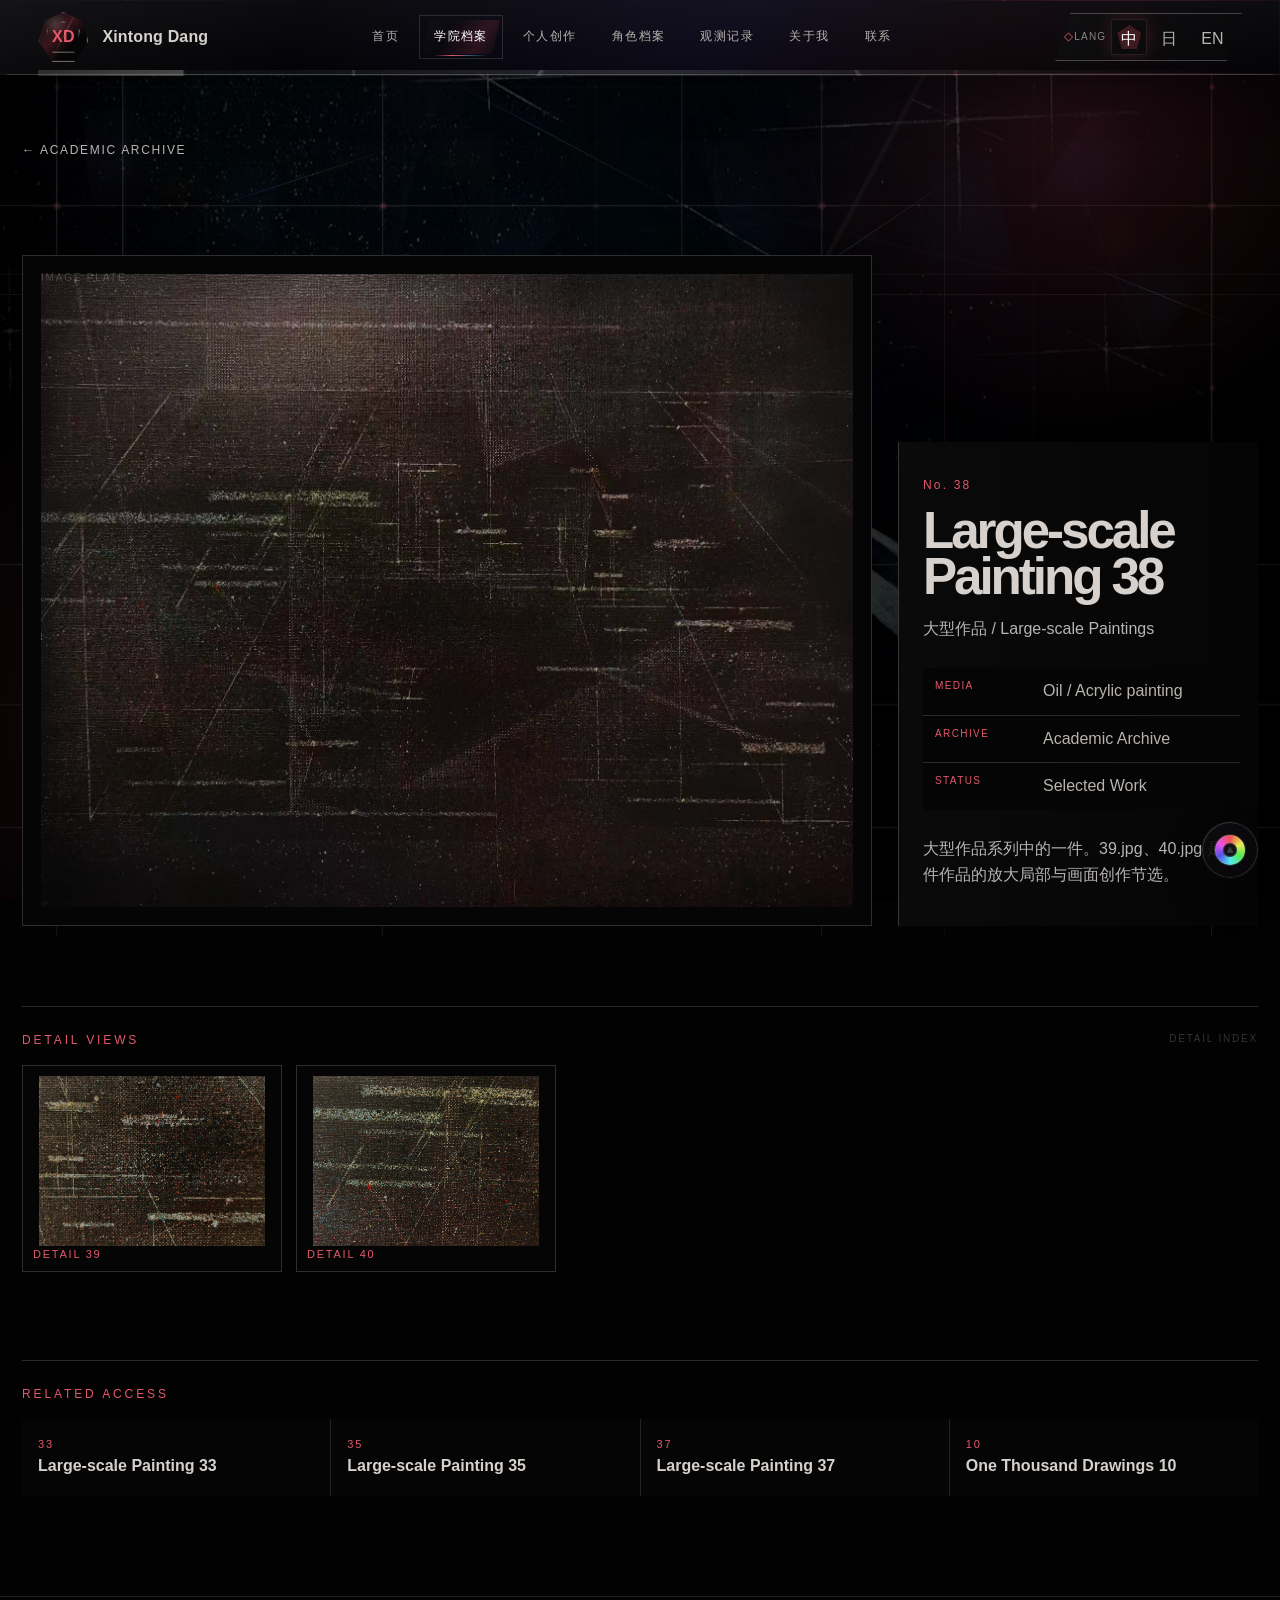
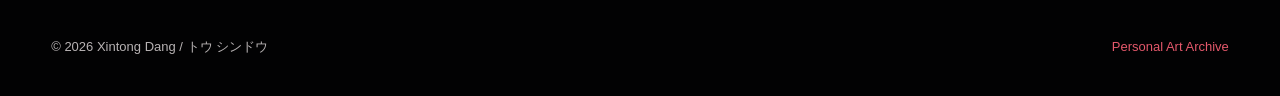
<file: works/work-38.html>
<!DOCTYPE html>
<html lang="zh">
<head>
  <meta charset="UTF-8" />
  <meta name="viewport" content="width=device-width, initial-scale=1.0" />
  <script>document.documentElement.classList.add('lang-pending');</script>
  <style>html.lang-pending body{visibility:hidden}</style>
  <meta name="description" content="Xintong Dang / トウ シンドウ multilingual personal art archive." />
  <link rel="stylesheet" href="../assets/css/style.css?v=22" />
  <title>Large-scale Painting 38 | Xintong Dang</title>
</head>
<body data-page="work">
  <div class="site-field" aria-hidden="true"></div>
  <header class="site-header crystal-header-v21">
    <a class="brand" href="../index.html" aria-label="Home">
      <span class="brand-mark">XD</span>
      <span class="brand-text">Xintong Dang</span>
    </a>
    <button class="menu-toggle" type="button" aria-label="Menu" aria-expanded="false">☰</button>
    <nav class="nav" aria-label="Main navigation">
      <a href="../index.html" data-i18n="navHome">首页</a>
      <a href="../academic.html" aria-current="page" data-i18n="navAcademic">学院档案</a>
      <a href="../independent.html" data-i18n="navIndependent">个人创作</a>
      <a href="../characters.html" data-i18n="navCharacters">角色档案</a>
      <a href="../notes.html" data-i18n="navNotes">观测记录</a>
      <a href="../about.html" data-i18n="navAbout">关于我</a>
      <a href="../contact.html" data-i18n="navContact">联系</a>
    </nav>
    <div class="language-switch" aria-label="Language switcher">
      <span>LANG</span>
      <button type="button" data-lang="zh">中</button>
      <button type="button" data-lang="ja">日</button>
      <button type="button" data-lang="en">EN</button>
    </div>
  </header>

  <main class="work-page">
    <nav class="work-return"><a href="../academic.html#large-works">← Academic Archive</a></nav>
    <section class="work-hero">
      <div class="work-image-stage">
        <img class="work-main-image" src="../assets/images/academic/38.jpg" alt="Large-scale Painting 38">
      </div>
      <aside class="work-info-panel">
        <p class="work-no">No. 38</p>
        <h1>Large-scale Painting 38</h1>
        <p class="work-project">大型作品 / Large-scale Paintings</p>
        <dl>
          <div><dt>MEDIA</dt><dd>Oil / Acrylic painting</dd></div>
          <div><dt>ARCHIVE</dt><dd>Academic Archive</dd></div>
          <div><dt>STATUS</dt><dd>Selected Work</dd></div>
        </dl>
        <p class="work-desc lang-zh">大型作品系列中的一件。39.jpg、40.jpg 是这件作品的放大局部与画面创作节选。</p>
        <p class="work-desc lang-ja">大型作品シリーズの一点。39.jpg と 40.jpg はこの作品の拡大局部、または画面からの制作的な抜粋。</p>
        <p class="work-desc lang-en">A work from the large-scale painting series. 39.jpg and 40.jpg are enlarged details or compositional excerpts from this work.</p>
      </aside>
    </section>
    <section class="work-detail-views">
          <p class="eyebrow">Detail Views</p>
          <div class="work-detail-strip">
            <button class="work-detail-thumb" type="button" data-full="../assets/images/academic/39.jpg">
              <img src="../assets/images/academic/39.jpg" alt="Detail view 39" loading="lazy">
              <span>DETAIL 39</span>
            </button><button class="work-detail-thumb" type="button" data-full="../assets/images/academic/40.jpg">
              <img src="../assets/images/academic/40.jpg" alt="Detail view 40" loading="lazy">
              <span>DETAIL 40</span>
            </button>
          </div>
        </section>
    <section class="related-works">
      <p class="eyebrow">Related Access</p>
      <div><a href="work-33.html"><span>33</span><b>Large-scale Painting 33</b></a><a href="work-35.html"><span>35</span><b>Large-scale Painting 35</b></a><a href="work-37.html"><span>37</span><b>Large-scale Painting 37</b></a><a href="work-10.html"><span>10</span><b>One Thousand Drawings 10</b></a></div>
    </section>
  </main>
  <footer class="site-footer">
    <p>© <span id="year"></span> Xintong Dang / トウ シンドウ</p>
    <p class="footer-tagline">Personal Art Archive</p>
  </footer>
  <script src="../assets/js/i18n.js?v=22"></script>
</body>
</html>
</file>
<file: assets/css/style.css>
:root{
  --accent-h:352;
  --bg:#030305;
  --bg2:#09090b;
  --panel:rgba(14,14,17,.72);
  --panel-soft:rgba(18,18,21,.58);
  --text:#f3f2f1;
  --muted:#b8b3b4;
  --silver:#d6d1cc;
  --silver-soft:#b8b3ad;
  --silver-shadow:#6e6966;
  --red:hsl(var(--accent-h),55%,40%);
  --red-bright:hsl(var(--accent-h),72%,62%);
  --red-soft:hsla(var(--accent-h),72%,60%,.14);
  --red-soft-2:hsla(var(--accent-h),72%,60%,.08);
  --red-glow:hsla(var(--accent-h),78%,62%,.22);
  --line:rgba(214,209,204,.15);
  --line-strong:rgba(214,209,204,.26);
  --metal-grad:linear-gradient(135deg,rgba(255,255,255,.20) 0%,rgba(224,220,216,.24) 18%,rgba(120,114,109,.28) 44%,rgba(230,226,223,.18) 72%,rgba(92,89,86,.34) 100%);
  --max:1180px;
  --radius:24px;
}

*{box-sizing:border-box}
html{scroll-behavior:smooth}
body{
  margin:0;min-height:100vh;color:var(--text);
  font-family:Inter,-apple-system,BlinkMacSystemFont,"Segoe UI","Hiragino Sans","Noto Sans JP","Noto Sans SC",sans-serif;
  line-height:1.65;background:var(--bg);overflow-x:hidden;
}
body::before{
  content:"";position:fixed;inset:0;z-index:-4;
  background:
    linear-gradient(90deg,rgba(4,4,5,.80),rgba(4,4,5,.42) 42%,rgba(3,4,5,.78)),
    linear-gradient(180deg,rgba(4,4,5,.28),rgba(4,4,5,.62)),
    url("../images/background.jpg") center/cover no-repeat;
  filter:saturate(.96) contrast(1.03) brightness(.82);
}
body::after{
  content:"";position:fixed;inset:0;z-index:-3;pointer-events:none;
  background:
    radial-gradient(circle at 84% 14%,var(--red-soft),transparent 24%),
    radial-gradient(circle at 12% 80%,var(--red-soft-2),transparent 26%),
    linear-gradient(118deg,transparent 0 54.6%,rgba(214,209,204,.05) 54.75%,transparent 55.1% 100%);
}
.site-field{
  position:fixed;inset:0;z-index:-2;pointer-events:none;opacity:.72;
  background-image:
    linear-gradient(rgba(214,209,204,.055) 1px,transparent 1px),
    linear-gradient(90deg,rgba(214,209,204,.055) 1px,transparent 1px),
    linear-gradient(rgba(214,209,204,.028) 1px,transparent 1px),
    linear-gradient(90deg,rgba(214,209,204,.028) 1px,transparent 1px),
    repeating-linear-gradient(90deg,transparent 0 17px,rgba(214,209,204,.042) 17px 18px,transparent 18px 36px),
    repeating-linear-gradient(0deg,transparent 0 17px,rgba(214,209,204,.032) 17px 18px,transparent 18px 36px);
  background-size:64px 64px,64px 64px,16px 16px,16px 16px,144px 144px,144px 144px;
  background-position:center center,center center,center center,center center,8px 8px,8px 8px;
  mask-image:linear-gradient(to bottom,black 0 82%,transparent 98%);
}
.site-field::before,.site-field::after{
  content:"";position:absolute;pointer-events:none;
}
.site-field::before{
  inset:0;opacity:.5;
  background:
    linear-gradient(90deg,transparent 0 11.8%,rgba(232,229,226,.22) 11.8% 11.92%,transparent 11.92% 26.4%,rgba(232,229,226,.14) 26.4% 26.5%,transparent 26.5% 49.8%,rgba(232,229,226,.18) 49.8% 49.92%,transparent 49.92% 73.3%,rgba(232,229,226,.15) 73.3% 73.42%,transparent 73.42% 100%),
    linear-gradient(0deg,transparent 0 15.8%,rgba(232,229,226,.16) 15.8% 15.92%,transparent 15.92% 39.7%,rgba(232,229,226,.13) 39.7% 39.82%,transparent 39.82% 63.8%,rgba(232,229,226,.17) 63.8% 63.92%,transparent 63.92% 100%);
}
.site-field::after{
  inset:0;opacity:.78;
  background:
    linear-gradient(90deg,transparent 0 12%,rgba(240,238,235,.92) 12.05%,rgba(240,238,235,.16) 12.18%,transparent 12.5%),
    linear-gradient(90deg,transparent 0 39%,rgba(240,238,235,.44) 39.05%,rgba(240,238,235,.12) 39.16%,transparent 39.5%),
    linear-gradient(90deg,transparent 0 67%,rgba(240,238,235,.36) 67.05%,rgba(240,238,235,.10) 67.14%,transparent 67.45%),
    linear-gradient(0deg,transparent 0 18%,rgba(240,238,235,.86) 18.05%,rgba(240,238,235,.14) 18.18%,transparent 18.5%),
    linear-gradient(0deg,transparent 0 52%,rgba(240,238,235,.34) 52.05%,rgba(240,238,235,.10) 52.14%,transparent 52.45%),
    linear-gradient(0deg,transparent 0 76%,rgba(240,238,235,.28) 76.05%,rgba(240,238,235,.09) 76.14%,transparent 76.45%);
  animation:gridDrift 26s linear infinite alternate;
}
@keyframes gridDrift{from{transform:translate3d(-1.2vw,-1vh,0)}to{transform:translate3d(1.2vw,1vh,0)}}
@keyframes sweepX{from{transform:translateX(-7vw)}to{transform:translateX(7vw)}}
@keyframes sweepY{from{transform:translateY(-6vh)}to{transform:translateY(7vh)}}

a{color:inherit;text-decoration:none}

.site-header,
.signal-panel,
.signal-ring,
.portal-card,
.archive-card,
.log-card,
.character-file,
.platform-panel,
.contact-card,
.profile-list div,
.file-list div,
.icon-link,
.language-switch,
.brand-mark,
.button,
.filter,
.portrait-block{
  position:relative;
}
.site-header::before,
.signal-panel::before,
.signal-ring::before,
.portal-card::before,
.archive-card::before,
.log-card::before,
.character-file::before,
.platform-panel::before,
.contact-card::before,
.profile-list div::before,
.file-list div::before,
.icon-link::before,
.language-switch::before,
.brand-mark::before,
.button::before,
.filter::before,
.portrait-block::before{
  content:"";position:absolute;inset:0;border-radius:inherit;padding:1px;background:var(--metal-grad);
  -webkit-mask:linear-gradient(#000 0 0) content-box, linear-gradient(#000 0 0);
  -webkit-mask-composite:xor;mask-composite:exclude;pointer-events:none;opacity:.92;
}

.site-header{
  position:sticky;top:0;z-index:30;display:flex;align-items:center;gap:20px;justify-content:space-between;
  padding:16px clamp(18px,4vw,52px);background:rgba(3,3,5,.82);backdrop-filter:blur(10px);
  border-bottom:1px solid transparent;box-shadow:0 18px 32px rgba(0,0,0,.16);
}
.brand{display:flex;align-items:center;gap:12px;font-weight:760;letter-spacing:.02em;color:var(--silver)}
.brand-mark{
  width:42px;height:42px;display:grid;place-items:center;border-radius:50%;
  color:var(--red-bright);background:linear-gradient(140deg,rgba(255,255,255,.02),rgba(214,209,204,.04));
  box-shadow:inset 0 0 0 1px rgba(255,255,255,.02),0 0 0 1px rgba(214,209,204,.06);
}
.brand-text{white-space:nowrap}
.nav{display:flex;align-items:center;gap:5px;font-size:12px;letter-spacing:.12em}
.nav a{padding:9px 11px;color:var(--muted);border-bottom:1px solid transparent;transition:.25s}
.nav a:hover,.nav a[aria-current="page"]{color:var(--silver);border-color:var(--red-bright)}

.language-switch{display:flex;align-items:center;gap:6px;padding:5px;border-radius:999px;background:rgba(12,12,15,.54)}
.language-switch span{font-size:10px;color:var(--silver-soft);padding-left:8px;letter-spacing:.12em}
.language-switch button,.menu-toggle{font:inherit;color:var(--muted);background:transparent;border:0;cursor:pointer}
.language-switch button{padding:5px 8px;border-radius:999px;transition:.2s}
.language-switch button.active{background:var(--red);color:white;box-shadow:0 0 0 1px rgba(255,255,255,.06),0 0 22px var(--red-glow)}
.menu-toggle{display:none;font-size:24px}

main{min-height:calc(100vh - 150px)}
.page-section,.hero-section{width:min(var(--max),calc(100% - 40px));margin-inline:auto}
.hero-section{min-height:76vh;display:grid;grid-template-columns:1.15fr .85fr;gap:clamp(28px,6vw,82px);align-items:center;padding:64px 0}
.eyebrow{font-size:12px;letter-spacing:.24em;text-transform:uppercase;color:var(--red-bright);margin:0 0 14px}
.hero-copy h1,.page-title h1,.about-layout h1,.contact-hero h1{font-size:clamp(46px,8vw,112px);line-height:.92;letter-spacing:-.07em;margin:0 0 28px}
.hero-copy h1 span,.about-layout h1 span{font-size:.48em;color:var(--silver);letter-spacing:.02em}
.hero-lead,.page-title p,.contact-hero p{max-width:760px;color:var(--muted);font-size:clamp(16px,2vw,20px)}
.hero-actions{display:flex;gap:14px;flex-wrap:wrap;margin-top:30px}
.button{display:inline-flex;align-items:center;justify-content:center;min-height:44px;padding:0 20px;border-radius:999px;transition:.25s;background:rgba(10,10,12,.48)}
.button.primary{background:linear-gradient(135deg,#dad5cf,#bfbab5);color:#09090a;box-shadow:0 8px 24px rgba(0,0,0,.18)}
.button.ghost{color:var(--silver)}
.button:hover{transform:translateY(-2px);box-shadow:0 10px 26px rgba(0,0,0,.16),0 0 0 1px rgba(255,255,255,.02)}

.signal-panel{
  background:linear-gradient(135deg,rgba(12,12,15,.68),rgba(7,7,9,.48));
  border-radius:var(--radius);padding:26px;box-shadow:0 28px 70px rgba(0,0,0,.22)
}
.signal-ring{height:260px;border-radius:24px;display:grid;place-items:center;overflow:hidden;background:linear-gradient(145deg,rgba(255,255,255,.015),rgba(0,0,0,.14))}
.signal-ring::after{content:"";position:absolute;width:190px;height:190px;border-radius:50%;border:1px solid rgba(214,209,204,.28);box-shadow:0 0 0 24px var(--red-soft),0 0 60px var(--red-glow)}
.signal-ring span{font-size:74px;font-weight:800;color:transparent;-webkit-text-stroke:1px var(--silver)}
.signal-panel dl{margin:24px 0 0;display:grid;gap:12px}
.signal-panel div{display:flex;justify-content:space-between;gap:20px;padding-top:12px;border-top:1px solid rgba(214,209,204,.08)}
.signal-panel dt{color:var(--red-bright);font-size:11px;letter-spacing:.18em}
.signal-panel dd{margin:0;color:var(--silver)}

.portal-grid{display:grid;grid-template-columns:repeat(4,1fr);gap:14px;padding:34px 0 84px}
.portal-card,.archive-card,.log-card,.character-file,.platform-panel,.contact-card,.profile-list div{
  background:linear-gradient(150deg,rgba(16,16,19,.72),rgba(8,8,10,.56));
  border-radius:var(--radius);box-shadow:0 22px 54px rgba(0,0,0,.20)
}
.portal-card{min-height:250px;padding:22px;display:flex;flex-direction:column;justify-content:space-between;transition:.25s;overflow:hidden}
.portal-card:hover{transform:translateY(-4px);background:linear-gradient(150deg,rgba(24,18,20,.78),rgba(8,8,10,.62));box-shadow:0 28px 56px rgba(0,0,0,.22),0 0 22px var(--red-glow)}
.card-index{color:var(--red-bright);font-size:12px;letter-spacing:.2em}
.portal-card h2{font-size:24px;line-height:1.05;margin:0;color:var(--silver)}
.portal-card p{color:var(--muted);margin:14px 0 0}

.selected{padding-bottom:90px}
.section-heading h2{font-size:34px;margin:0 0 20px}
.feature-strip{display:grid;grid-template-columns:repeat(3,1fr);gap:12px}
.feature-item{border-top:1px solid var(--line-strong);padding:18px 0;color:var(--muted);transition:.2s}
.feature-item:hover{color:var(--silver)}
.feature-item b{display:block;font-size:22px;color:var(--silver)}

.page-title{padding:76px 0 30px}
.page-title h1{font-size:clamp(42px,7vw,86px)}
.filter-bar{display:flex;gap:10px;flex-wrap:wrap;padding:4px 0 28px}
.filter{border-radius:999px;background:rgba(8,8,10,.62);color:var(--muted);padding:9px 14px;cursor:pointer;letter-spacing:.09em;font-size:12px;transition:.25s}
.filter.active,.filter:hover{color:var(--silver);background:var(--red-soft);box-shadow:0 0 24px rgba(0,0,0,.18)}

.archive-grid{display:grid;grid-template-columns:repeat(3,1fr);gap:16px;padding-bottom:88px}
.archive-card{overflow:hidden;transition:.25s}
.archive-card:hover{transform:translateY(-4px);box-shadow:0 28px 58px rgba(0,0,0,.22),0 0 20px var(--red-glow)}
.work-image{aspect-ratio:4/3;display:grid;place-items:center;background:linear-gradient(135deg,rgba(214,209,204,.13),var(--red-soft));border-bottom:1px solid rgba(214,209,204,.08)}
.work-image span{font-size:44px;color:transparent;-webkit-text-stroke:1px var(--silver);font-weight:800}
.work-image.digital{background:radial-gradient(circle at 72% 24%,var(--red-soft),transparent 28%),linear-gradient(135deg,rgba(214,209,204,.10),rgba(0,0,0,.18))}
.archive-meta{padding:20px}
.tag{color:var(--red-bright);font-size:12px;letter-spacing:.14em;text-transform:uppercase;margin:0 0 8px}
.archive-meta h2,.log-card h2{margin:0 0 10px;color:var(--silver)}
.archive-meta p,.log-card p,.platform-panel p,.about-layout p{color:var(--muted)}

.platform-panel{display:grid;grid-template-columns:1fr auto;gap:30px;align-items:center;padding:28px;margin-bottom:28px}
.icon-links{display:flex;gap:12px;flex-wrap:wrap}
.icon-link{width:94px;height:94px;border-radius:22px;display:grid;place-items:center;background:rgba(8,8,10,.58);transition:.25s;overflow:hidden}
.icon-link span{font-weight:800;color:var(--silver);font-size:22px;z-index:1}
.icon-link b{font-size:11px;color:var(--muted);z-index:1}
.icon-link:hover{transform:translateY(-3px);box-shadow:0 18px 44px rgba(0,0,0,.20),0 0 24px var(--red-glow)}
.icon-link:hover span{color:var(--red-bright)}

.character-grid{display:grid;grid-template-columns:repeat(2,1fr);gap:16px;padding-bottom:88px}
.character-file{padding:20px;overflow:hidden}
.file-header{display:flex;justify-content:space-between;color:var(--red-bright);font-size:12px;letter-spacing:.14em}
.character-image{height:340px;margin:18px 0;border-radius:20px;display:grid;place-items:center;background:linear-gradient(135deg,rgba(214,209,204,.10),var(--red-soft))}
.character-image span{color:transparent;-webkit-text-stroke:1px var(--silver);font-size:44px;font-weight:800}
.file-list,.profile-list{display:grid;gap:10px;margin:0}
.file-list div,.profile-list div{display:flex;justify-content:space-between;gap:16px;padding:12px 14px;background:rgba(10,10,12,.22)}
.file-list dt,.profile-list dt{color:var(--red-bright);font-size:12px;letter-spacing:.14em}
.file-list dd,.profile-list dd{margin:0;color:var(--silver);text-align:right}

.log-list{display:grid;gap:14px;padding-bottom:88px}
.log-card{padding:32px 26px 26px;overflow:hidden}
.log-card span{display:none}
.log-card::after{
  content:"";position:absolute;left:26px;top:24px;width:62px;height:2px;border-radius:999px;
  background:linear-gradient(90deg,var(--red-bright),rgba(255,255,255,.18));box-shadow:0 0 24px var(--red-glow)
}

.about-layout{display:grid;grid-template-columns:.82fr 1.18fr;gap:48px;align-items:center;padding:76px 0 90px}
.portrait-block{min-height:520px;border-radius:var(--radius);display:grid;place-items:center;background:linear-gradient(135deg,rgba(214,209,204,.10),var(--red-soft))}
.portrait-block span{font-size:120px;font-weight:900;color:transparent;-webkit-text-stroke:1px var(--silver)}
.about-lead{font-size:20px;color:var(--silver)!important}
.profile-list{margin-top:24px}

.contact-hero{padding:78px 0 90px}
.contact-card{padding:24px;margin:28px 0;max-width:680px}
.contact-card span,.contact-card small{display:block;color:var(--muted)}
.contact-card strong{display:block;color:var(--silver);font-size:clamp(20px,3vw,34px);margin:8px 0}
.contact-icons{margin-top:18px}

.site-footer{border-top:1px solid var(--line);padding:26px clamp(18px,4vw,52px);display:flex;justify-content:space-between;gap:20px;color:var(--muted);font-size:13px}
.footer-tagline{color:var(--red-bright)}
.reveal{animation:fadeUp .7s ease both}
@keyframes fadeUp{from{opacity:0;transform:translateY(12px)}to{opacity:1;transform:translateY(0)}}

.theme-widget{
  position:fixed;right:22px;bottom:22px;z-index:60;display:grid;justify-items:end;gap:10px;
}
.theme-toggle{
  width:56px;height:56px;border-radius:50%;border:0;cursor:pointer;
  background:linear-gradient(145deg,rgba(14,14,17,.9),rgba(7,7,9,.9));
  box-shadow:0 18px 42px rgba(0,0,0,.25),0 0 0 1px rgba(255,255,255,.04);
  position:relative;padding:0;display:grid;place-items:center;
}
.theme-toggle::before{
  content:"";position:absolute;inset:0;border-radius:inherit;padding:1px;background:var(--metal-grad);
  -webkit-mask:linear-gradient(#000 0 0) content-box, linear-gradient(#000 0 0);-webkit-mask-composite:xor;mask-composite:exclude;
}
.color-wheel{
  width:30px;height:30px;display:block;border-radius:50%;position:relative;
  background:conic-gradient(from 0deg,hsl(0,78%,62%),hsl(60,78%,62%),hsl(120,78%,62%),hsl(180,78%,62%),hsl(240,78%,62%),hsl(300,78%,62%),hsl(360,78%,62%));
  box-shadow:0 0 0 1px rgba(255,255,255,.12), inset 0 0 0 1px rgba(255,255,255,.08);
}
.color-wheel::before{content:"";position:absolute;inset:8px;border-radius:50%;background:rgba(12,12,15,.96);box-shadow:inset 0 0 0 1px rgba(214,209,204,.16)}
.color-wheel::after{content:"";position:absolute;inset:10px;clip-path:polygon(50% 12%,84% 78%,16% 78%);background:rgba(255,255,255,.18);box-shadow:inset 0 0 0 1px rgba(239,236,233,.9);border-radius:2px}
.theme-panel{
  width:260px;padding:14px;border-radius:22px;background:rgba(10,10,12,.9);
  box-shadow:0 24px 48px rgba(0,0,0,.30);display:none;backdrop-filter:blur(12px);position:relative;
}
.theme-panel::before{
  content:"";position:absolute;inset:0;border-radius:inherit;padding:1px;background:var(--metal-grad);
  -webkit-mask:linear-gradient(#000 0 0) content-box, linear-gradient(#000 0 0);-webkit-mask-composite:xor;mask-composite:exclude;
}
.theme-panel.open{display:block;animation:fadeUp .25s ease both}
.theme-label{display:flex;justify-content:space-between;gap:10px;align-items:center;font-size:11px;letter-spacing:.14em;text-transform:uppercase;color:var(--silver-soft);margin:0 2px 12px}
.theme-value{color:var(--red-bright)}
.theme-wheel-wrap{position:relative;width:214px;height:214px;margin:0 auto;touch-action:none}
.theme-wheel-large{
  position:absolute;inset:0;border-radius:50%;cursor:crosshair;
  background:conic-gradient(from 0deg,hsl(0,78%,62%) 0deg,hsl(60,78%,62%) 60deg,hsl(120,78%,62%) 120deg,hsl(180,78%,62%) 180deg,hsl(240,78%,62%) 240deg,hsl(300,78%,62%) 300deg,hsl(360,78%,62%) 360deg);
  box-shadow:0 0 0 1px rgba(255,255,255,.10),0 14px 28px rgba(0,0,0,.16);
}
.theme-wheel-large::before{
  content:"";position:absolute;inset:36px;border-radius:50%;background:rgba(10,10,12,.96);
  box-shadow:inset 0 0 0 1px rgba(214,209,204,.16),0 0 0 1px rgba(255,255,255,.04);
}
.theme-wheel-large::after{
  content:"";position:absolute;inset:18px;border-radius:50%;border:1px dashed rgba(214,209,204,.10);
}
.theme-center{
  position:absolute;inset:58px;border-radius:50%;display:grid;place-items:center;text-align:center;z-index:2;
  background:radial-gradient(circle at 30% 24%,rgba(255,255,255,.05),rgba(255,255,255,.01) 40%),rgba(8,8,10,.82);
  box-shadow:inset 0 0 0 1px rgba(214,209,204,.12);padding:14px;pointer-events:none;
}
.theme-center small{display:block;color:var(--silver-soft);font-size:10px;letter-spacing:.18em;text-transform:uppercase}
.theme-center strong{display:block;color:var(--silver);font-size:17px;letter-spacing:.02em;margin-top:6px}
.theme-center em{display:block;color:var(--muted);font-style:normal;font-size:10px;margin-top:4px}
.wheel-guide{
  position:absolute;left:50%;top:50%;width:2px;height:70px;border-radius:999px;z-index:3;pointer-events:none;
  background:linear-gradient(to top,rgba(255,255,255,.02),rgba(214,209,204,.88));
  transform-origin:center bottom;transform:translate(-50%,-100%) rotate(calc(var(--marker-angle,352) * 1deg));
  box-shadow:0 0 12px rgba(255,255,255,.10);
}
.wheel-marker{
  position:absolute;left:50%;top:50%;width:18px;height:18px;border-radius:50%;z-index:4;pointer-events:none;
  transform:translate(-50%,-50%) rotate(calc(var(--marker-angle,352) * 1deg)) translateY(-89px);
  background:hsl(var(--accent-h),78%,62%);box-shadow:0 0 0 1px rgba(255,255,255,.22),0 0 0 4px rgba(8,8,10,.76),0 0 18px hsla(var(--accent-h),78%,62%,.28);
}
.theme-note{margin:12px 2px 2px;color:var(--muted);font-size:11px;line-height:1.4;text-align:center}


/* Academic archive gallery */
.academic-hero{padding-bottom:18px}
.archive-index{
  display:grid;grid-template-columns:repeat(3,1fr);gap:12px;margin-bottom:42px;
}
.archive-index a{
  min-height:108px;border-radius:18px;padding:16px 18px;display:flex;flex-direction:column;justify-content:space-between;
  background:linear-gradient(150deg,rgba(16,16,19,.72),rgba(8,8,10,.46));position:relative;overflow:hidden;
  box-shadow:0 18px 44px rgba(0,0,0,.18);
}
.archive-index a::before{
  content:"";position:absolute;inset:0;border-radius:inherit;padding:1px;background:var(--metal-grad);
  -webkit-mask:linear-gradient(#000 0 0) content-box, linear-gradient(#000 0 0);-webkit-mask-composite:xor;mask-composite:exclude;pointer-events:none;
}
.archive-index span{color:var(--red-bright);letter-spacing:.22em;font-size:12px}
.archive-index b{font-size:18px;color:var(--silver);line-height:1.25}
.archive-index a:hover{box-shadow:0 24px 48px rgba(0,0,0,.22),0 0 24px var(--red-glow)}
.art-section{padding:32px 0 70px}
.gallery-heading{display:grid;grid-template-columns:90px 1fr;gap:24px;align-items:start;margin-bottom:28px}
.section-number{
  color:transparent;-webkit-text-stroke:1px var(--silver);font-size:64px;font-weight:900;line-height:1;margin:0;
  opacity:.86;
}
.gallery-heading h2{font-size:clamp(34px,5vw,62px);line-height:.98;margin:0 0 14px;letter-spacing:-.04em;color:var(--text)}
.gallery-heading p:last-child,.sub-gallery-head p{color:var(--muted);max-width:800px;margin:0}
.sub-gallery-head{
  margin:34px 0 16px;display:grid;grid-template-columns:70px 1fr;gap:18px;align-items:start;
  border-top:1px solid rgba(214,209,204,.18);padding-top:18px;
}
.sub-gallery-head span{font-size:12px;letter-spacing:.2em;color:var(--red-bright);padding-top:9px}
.sub-gallery-head h3{font-size:clamp(23px,3vw,34px);margin:0 0 6px;color:var(--silver)}
.art-masonry{
  display:grid;grid-template-columns:repeat(12,1fr);grid-auto-rows:64px;grid-auto-flow:dense;gap:12px;
}
.gallery-item{margin:0;grid-column:span 3;grid-row:span 4;min-height:0}
.gallery-item.wide{grid-column:span 5;grid-row:span 4}
.gallery-item.tall{grid-column:span 3;grid-row:span 6}
.gallery-item.feature{grid-column:span 6;grid-row:span 6}
.gallery-item.print{grid-column:span 4;grid-row:span 5}
.gallery-item.research{grid-column:span 4;grid-row:span 4}
.gallery-open{
  width:100%;height:100%;padding:0;border:0;background:#050506;display:block;position:relative;cursor:pointer;overflow:hidden;
  box-shadow:0 18px 42px rgba(0,0,0,.18);
}
.gallery-open::before{
  content:"";position:absolute;inset:0;z-index:2;border:1px solid rgba(214,209,204,.16);pointer-events:none;transition:.25s;
}
.gallery-open::after{
  content:"";position:absolute;inset:0;z-index:1;background:
  linear-gradient(180deg,rgba(0,0,0,.08),rgba(0,0,0,.50));
  opacity:.35;transition:.25s;
}
.gallery-open:hover::before{border-color:rgba(214,209,204,.58);box-shadow:inset 0 0 0 1px rgba(255,255,255,.04)}
.gallery-open:hover::after{opacity:.18}
.gallery-open img{width:100%;height:100%;object-fit:cover;display:block;transition:transform .45s ease, filter .45s ease;filter:saturate(.96) contrast(1.02)}
.gallery-open:hover img{transform:scale(1.035);filter:saturate(1.04) contrast(1.06)}
.image-code{
  position:absolute;left:11px;bottom:10px;z-index:3;color:var(--red-bright);font-size:12px;letter-spacing:.18em;
  background:rgba(4,4,5,.68);padding:3px 7px;border:1px solid rgba(214,209,204,.16);
}
.lightbox{
  position:fixed;inset:0;z-index:100;display:none;align-items:center;justify-content:center;
  background:rgba(0,0,0,.92);padding:28px;
}
.lightbox.open{display:flex}
.lightbox-stage{width:min(1180px,calc(100vw - 120px));max-height:calc(100vh - 70px);margin:0;display:grid;grid-template-rows:minmax(0,1fr) auto;gap:14px}
.lightbox-stage img{max-width:100%;max-height:calc(100vh - 210px);width:auto;height:auto;margin:auto;display:block;object-fit:contain;box-shadow:0 28px 80px rgba(0,0,0,.52)}
.lightbox-stage figcaption{
  border:1px solid rgba(214,209,204,.26);background:#080809;padding:14px 16px;position:relative;
}
.lightbox-stage figcaption::before{
  content:"";position:absolute;left:0;top:0;bottom:0;width:3px;background:var(--red-bright);
}
.lightbox-meta{margin:0 0 4px;color:var(--red-bright);font-size:12px;letter-spacing:.16em;text-transform:uppercase}
.lightbox-title{margin:0 0 4px;color:var(--silver);font-size:21px}
.lightbox-caption{margin:0;color:var(--muted)}
.lightbox-close,.lightbox-nav{
  position:fixed;border:1px solid rgba(214,209,204,.28);background:#070708;color:var(--silver);cursor:pointer;z-index:110;
}
.lightbox-close{right:24px;top:22px;width:44px;height:44px;border-radius:50%;font-size:30px;line-height:1}
.lightbox-nav{top:50%;transform:translateY(-50%);width:48px;height:72px;font-size:48px;line-height:1}
.lightbox-nav.prev{left:24px}.lightbox-nav.next{right:24px}
.lightbox-close:hover,.lightbox-nav:hover{color:white;border-color:var(--red-bright);box-shadow:0 0 24px var(--red-glow)}

@media(max-width:980px){
  .archive-index{grid-template-columns:1fr}
  .gallery-heading{grid-template-columns:1fr;gap:8px}
  .art-masonry{grid-template-columns:repeat(6,1fr);grid-auto-rows:58px}
  .gallery-item,.gallery-item.wide,.gallery-item.tall,.gallery-item.feature,.gallery-item.print,.gallery-item.research{grid-column:span 3;grid-row:span 4}
  .gallery-item.feature{grid-column:span 6;grid-row:span 5}
  .lightbox-stage{width:calc(100vw - 70px)}

  .hero-section,.about-layout,.platform-panel{grid-template-columns:1fr}
  .portal-grid,.archive-grid{grid-template-columns:repeat(2,1fr)}
  .nav{position:fixed;top:75px;left:18px;right:18px;display:none;flex-direction:column;align-items:stretch;background:rgba(3,3,4,.95);border-radius:20px;padding:12px;box-shadow:0 18px 32px rgba(0,0,0,.22)}
  .nav.open{display:flex}
  .menu-toggle{display:block}
  .language-switch span{display:none}
  .character-grid,.feature-strip{grid-template-columns:1fr}
}
@media(max-width:640px){
  .art-masonry{grid-template-columns:repeat(2,1fr);grid-auto-rows:118px;gap:9px}
  .gallery-item,.gallery-item.wide,.gallery-item.tall,.gallery-item.feature,.gallery-item.print,.gallery-item.research{grid-column:span 1;grid-row:span 2}
  .gallery-item.feature,.gallery-item.wide{grid-column:span 2;grid-row:span 2}
  .sub-gallery-head{grid-template-columns:1fr;gap:6px}
  .lightbox{padding:14px}
  .lightbox-stage{width:calc(100vw - 28px)}
  .lightbox-nav{display:none}
  .lightbox-stage img{max-height:calc(100vh - 230px)}

  .portal-grid,.archive-grid{grid-template-columns:1fr}
  .site-header{gap:10px}
  .brand-text{display:none}
  .hero-section{padding-top:42px}
  .signal-ring{height:210px}
  .site-footer{display:block}
  .icon-link{width:88px;height:88px}
  .theme-widget{right:16px;bottom:16px}
  .theme-panel{width:min(244px,calc(100vw - 20px))}
  .theme-wheel-wrap{transform:scale(.9);transform-origin:center center}
}


/* ===== Academic Archive redesign: art-blog / image wall ===== */
body[data-page="academic"]{
  background:#020203;
}
body[data-page="academic"]::before{
  filter:saturate(.98) contrast(1.06) brightness(.76);
}
body[data-page="academic"] .site-header{
  background:rgba(3,3,5,.70);
  border-bottom:0;
}
.academic-redesign{
  position:relative;
  padding-bottom:80px;
}
.academic-redesign::before{
  content:"";position:fixed;inset:0;z-index:-1;pointer-events:none;opacity:.42;
  background:
    linear-gradient(90deg,transparent 0 9%,rgba(226,222,218,.12) 9.04%,transparent 9.12% 38%,rgba(226,222,218,.08) 38.05%,transparent 38.12% 72%,rgba(226,222,218,.10) 72.04%,transparent 72.12%),
    linear-gradient(0deg,transparent 0 22%,rgba(226,222,218,.10) 22.04%,transparent 22.12% 61%,rgba(226,222,218,.08) 61.04%,transparent 61.12%),
    radial-gradient(circle at 82% 18%,var(--red-soft),transparent 28%);
}
.academic-cover{
  width:min(1420px,calc(100% - 44px));
  min-height:calc(100vh - 80px);
  margin:0 auto 40px;
  display:grid;
  grid-template-columns:minmax(160px,.72fr) minmax(320px,1.55fr) minmax(260px,.76fr);
  gap:clamp(22px,4vw,64px);
  align-items:end;
  padding:clamp(72px,10vw,140px) 0 76px;
  position:relative;
}
.academic-cover::after{
  content:"";position:absolute;left:-2vw;right:-2vw;bottom:42px;height:1px;
  background:linear-gradient(90deg,transparent,rgba(222,218,213,.72),transparent);
}
.cover-coordinate{
  align-self:stretch;
  display:flex;
  flex-direction:column;
  justify-content:space-between;
  color:var(--silver-soft);
  font-size:12px;
  letter-spacing:.24em;
  text-transform:uppercase;
  writing-mode:vertical-rl;
  transform:rotate(180deg);
  opacity:.82;
}
.cover-title h1{
  font-size:clamp(72px,12vw,178px);
  line-height:.78;
  letter-spacing:-.09em;
  margin:0 0 32px;
  color:#f5f3f0;
}
.cover-title p:not(.eyebrow){
  max-width:780px;
  color:var(--muted);
  font-size:clamp(16px,1.6vw,22px);
  margin:0;
}
.cover-index{
  align-self:end;
  display:grid;
  gap:10px;
}
.cover-index a{
  min-height:84px;
  padding:14px 0 13px;
  display:grid;
  grid-template-columns:42px 1fr;
  column-gap:14px;
  border-top:1px solid rgba(214,209,204,.30);
  color:var(--silver);
  position:relative;
}
.cover-index a::after{
  content:"";position:absolute;left:0;top:-1px;width:0;height:1px;background:var(--red-bright);transition:.35s;
}
.cover-index a:hover::after{width:100%}
.cover-index span{color:var(--red-bright);font-size:12px;letter-spacing:.2em;padding-top:3px}
.cover-index b{font-size:15px;line-height:1.28;font-weight:620}
.cover-index em{grid-column:2;color:var(--muted);font-size:12px;font-style:normal;letter-spacing:.12em;margin-top:6px}

.editorial-section{
  width:min(1480px,calc(100% - 44px));
  margin:0 auto;
  display:grid;
  grid-template-columns:74px minmax(0,1fr);
  gap:clamp(18px,3vw,42px);
  padding:70px 0 120px;
  position:relative;
}
.editorial-section::before{
  content:"";position:absolute;left:74px;right:0;top:0;height:1px;
  background:linear-gradient(90deg,rgba(214,209,204,.30),rgba(214,209,204,.04),transparent);
}
.section-rail{
  position:sticky;
  top:104px;
  height:calc(100vh - 150px);
  display:grid;
  grid-template-rows:auto 1fr auto;
  justify-items:center;
  color:var(--silver-soft);
}
.rail-no{
  color:var(--red-bright);
  letter-spacing:.18em;
  font-size:15px;
}
.rail-line{
  width:1px;
  margin:18px 0;
  background:linear-gradient(to bottom,rgba(214,209,204,.70),rgba(214,209,204,.08));
}
.rail-caption{
  writing-mode:vertical-rl;
  transform:rotate(180deg);
  letter-spacing:.20em;
  font-size:11px;
  color:var(--muted);
}
.section-intro{
  max-width:900px;
  margin-bottom:34px;
}
.section-intro h2{
  font-size:clamp(42px,7vw,104px);
  line-height:.82;
  letter-spacing:-.075em;
  margin:0 0 18px;
  color:#f5f2ef;
}
.section-intro p:last-child{
  color:var(--muted);
  max-width:760px;
  font-size:16px;
}
.project-note{
  margin:56px 0 18px;
  display:grid;
  grid-template-columns:74px minmax(0,720px);
  column-gap:20px;
  align-items:start;
}
.project-note span{
  color:var(--red-bright);
  font-size:12px;
  letter-spacing:.2em;
  padding-top:11px;
}
.project-note h3{
  font-size:clamp(28px,4vw,52px);
  line-height:.95;
  letter-spacing:-.045em;
  margin:0 0 10px;
  color:var(--silver);
}
.project-note p{
  grid-column:2;
  margin:0;
  color:var(--muted);
}

/* Organic image wall */
.editorial-wall{
  grid-column:2;
  display:grid;
  grid-template-columns:repeat(12,minmax(0,1fr));
  grid-auto-rows:56px;
  grid-auto-flow:dense;
  gap:14px;
  align-items:stretch;
}
.editorial-image{
  margin:0;
  grid-column:span 3;
  grid-row:span 4;
  min-width:0;
}
.editorial-image.feature{grid-column:span 6;grid-row:span 7}
.editorial-image.panorama{grid-column:span 5;grid-row:span 4}
.editorial-image.tall{grid-column:span 3;grid-row:span 6}
.editorial-image.wide{grid-column:span 5;grid-row:span 4}
.editorial-image.mini{grid-column:span 2;grid-row:span 3}
.editorial-image.print{grid-column:span 4;grid-row:span 5}
.editorial-image.research{grid-column:span 4;grid-row:span 4}

.large-wall .editorial-image:nth-child(1){grid-column:span 7;grid-row:span 8}
.large-wall .editorial-image:nth-child(2){grid-column:span 5;grid-row:span 5}
.large-wall .editorial-image:nth-child(3){grid-column:span 4;grid-row:span 4}
.large-wall .editorial-image:nth-child(4){grid-column:span 8;grid-row:span 7}
.large-wall .editorial-image:nth-child(7){grid-column:span 6;grid-row:span 5}
.large-wall .editorial-image:nth-child(8),.large-wall .editorial-image:nth-child(9){grid-column:span 3;grid-row:span 3}

.print-wall{
  grid-template-columns:repeat(10,minmax(0,1fr));
  grid-auto-rows:64px;
}
.print-wall .editorial-image:nth-child(1){grid-column:span 4;grid-row:span 5}
.print-wall .editorial-image:nth-child(2){grid-column:span 4;grid-row:span 5}
.print-wall .editorial-image:nth-child(3){grid-column:span 2;grid-row:span 5}

.drawing-wall{
  grid-auto-rows:46px;
}
.drawing-wall .editorial-image:nth-child(1){grid-column:span 4;grid-row:span 6}
.drawing-wall .editorial-image:nth-child(3){grid-column:span 3;grid-row:span 4}
.drawing-wall .editorial-image:nth-child(6){grid-column:span 5;grid-row:span 5}
.drawing-wall .editorial-image:nth-child(10){grid-column:span 4;grid-row:span 5}
.drawing-wall .editorial-image:nth-child(14){grid-column:span 5;grid-row:span 4}
.drawing-wall .editorial-image:nth-child(18){grid-column:span 3;grid-row:span 6}
.drawing-wall .editorial-image:nth-child(22){grid-column:span 5;grid-row:span 5}

.research-wall{
  grid-template-columns:repeat(12,minmax(0,1fr));
  grid-auto-rows:70px;
}
.research-wall .editorial-image{grid-column:span 4;grid-row:span 4}
.research-wall .editorial-image:nth-child(2),.research-wall .editorial-image:nth-child(5){grid-column:span 5}

.editorial-image .gallery-open{
  width:100%;
  height:100%;
  border:0;
  border-radius:0;
  padding:0;
  background:#050506;
  display:block;
  position:relative;
  overflow:hidden;
  cursor:pointer;
  box-shadow:none;
}
.editorial-image .gallery-open::before{
  content:"";position:absolute;inset:0;z-index:3;
  border:1px solid rgba(214,209,204,.20);
  pointer-events:none;
  transition:.25s ease;
}
.editorial-image .gallery-open::after{
  content:"";position:absolute;inset:0;z-index:2;
  background:
    linear-gradient(180deg,rgba(0,0,0,.02),rgba(0,0,0,.52)),
    linear-gradient(90deg,rgba(0,0,0,.30),transparent 24%,transparent 78%,rgba(0,0,0,.18));
  opacity:.34;
  transition:.3s ease;
}
.editorial-image .gallery-open img{
  width:100%;
  height:100%;
  display:block;
  object-fit:cover;
  filter:saturate(.94) contrast(1.03);
  transition:transform .55s ease,filter .55s ease;
}
.editorial-image .gallery-open:hover img{
  transform:scale(1.035);
  filter:saturate(1.04) contrast(1.08);
}
.editorial-image .gallery-open:hover::before{
  border-color:rgba(232,228,224,.62);
  box-shadow:inset 0 0 0 1px rgba(255,255,255,.04),0 0 0 1px rgba(0,0,0,.72);
}
.editorial-image .gallery-open:hover::after{opacity:.12}
.editorial-image .image-code{
  position:absolute;
  left:10px;
  bottom:9px;
  z-index:4;
  color:var(--red-bright);
  background:#050506;
  border:1px solid rgba(214,209,204,.22);
  padding:2px 6px;
  font-size:11px;
  letter-spacing:.16em;
}

/* Lightbox as exhibition viewer, not generic modal */
.art-viewer.lightbox{
  background:
    linear-gradient(90deg,rgba(0,0,0,.96),rgba(0,0,0,.88)),
    radial-gradient(circle at 80% 18%,var(--red-soft),transparent 34%);
  padding:28px;
}
.art-viewer .lightbox-stage{
  width:min(1340px,calc(100vw - 150px));
  grid-template-columns:minmax(0,1fr) 330px;
  grid-template-rows:1fr;
  gap:22px;
  align-items:end;
}
.art-viewer .lightbox-stage img{
  max-height:calc(100vh - 72px);
  max-width:100%;
  width:auto;
  height:auto;
  box-shadow:none;
  border:1px solid rgba(214,209,204,.24);
}
.art-viewer .lightbox-stage figcaption{
  align-self:stretch;
  display:flex;
  flex-direction:column;
  justify-content:end;
  background:#060607;
  border:0;
  border-left:1px solid rgba(214,209,204,.32);
  padding:22px;
}
.art-viewer .lightbox-stage figcaption::before{
  left:0;
  width:2px;
}
.art-viewer .lightbox-meta{
  color:var(--red-bright);
  letter-spacing:.18em;
  margin-bottom:auto;
}
.art-viewer .lightbox-title{
  font-size:28px;
  line-height:1.05;
  margin:0 0 16px;
}
.art-viewer .lightbox-caption{
  font-size:14px;
}
.art-viewer .lightbox-close,.art-viewer .lightbox-nav{
  border-radius:0;
  background:#050506;
}
.art-viewer .lightbox-close{
  right:28px;top:24px;
}
@media(max-width:1100px){
  .academic-cover{grid-template-columns:1fr;min-height:auto;padding-top:74px}
  .cover-coordinate{writing-mode:horizontal-tb;transform:none;flex-direction:row;gap:16px}
  .editorial-section{grid-template-columns:1fr}
  .section-rail{position:relative;top:auto;height:auto;display:flex;justify-content:flex-start;gap:12px}
  .rail-line{width:100%;height:1px;margin:auto 0}
  .rail-caption{writing-mode:horizontal-tb;transform:none}
  .editorial-wall{grid-column:1}
  .art-viewer .lightbox-stage{grid-template-columns:1fr;grid-template-rows:minmax(0,1fr) auto;width:calc(100vw - 70px)}
  .art-viewer .lightbox-stage img{max-height:calc(100vh - 240px)}
}
@media(max-width:760px){
  .academic-cover{width:calc(100% - 28px)}
  .cover-title h1{font-size:clamp(60px,18vw,104px)}
  .editorial-section{width:calc(100% - 28px);padding:56px 0 82px}
  .editorial-wall{grid-template-columns:repeat(4,1fr);grid-auto-rows:78px;gap:9px}
  .editorial-image,.editorial-image.mini,.editorial-image.tall,.editorial-image.wide,.editorial-image.print,.editorial-image.research,.editorial-image.feature,.editorial-image.panorama,
  .large-wall .editorial-image:nth-child(n),.drawing-wall .editorial-image:nth-child(n),.research-wall .editorial-image:nth-child(n),.print-wall .editorial-image:nth-child(n){
    grid-column:span 2;
    grid-row:span 2;
  }
  .editorial-image.feature,.large-wall .editorial-image:nth-child(1),.large-wall .editorial-image:nth-child(4){
    grid-column:span 4;
    grid-row:span 3;
  }
  .project-note{grid-template-columns:1fr;gap:6px}
  .project-note p{grid-column:1}
  .section-intro h2{font-size:clamp(42px,13vw,76px)}
  .art-viewer .lightbox-stage{width:calc(100vw - 28px)}
  .art-viewer .lightbox-stage figcaption{border-left:0;border-top:1px solid rgba(214,209,204,.28)}
  .art-viewer .lightbox-nav{display:none}
}


/* ===== V8 global editorial redesign ===== */
body{
  background:#020203;
}
body::before{
  filter:saturate(.98) contrast(1.07) brightness(.78);
}
.site-header{
  background:rgba(2,2,3,.76);
  border-bottom:0;
}
.site-header::before{
  opacity:.45;
}
.nav a{
  text-transform:uppercase;
}
.site-editorial{
  width:min(1480px,calc(100% - 44px));
  margin:0 auto;
  position:relative;
}
.site-editorial::before{
  content:"";position:fixed;left:clamp(20px,4vw,60px);top:0;bottom:0;width:1px;z-index:-1;
  background:linear-gradient(to bottom,transparent,rgba(226,222,218,.32),transparent);
}
.home-cover{
  min-height:calc(100vh - 76px);
  display:grid;
  grid-template-columns:minmax(360px,.82fr) minmax(420px,1.18fr);
  gap:clamp(30px,6vw,90px);
  align-items:center;
  padding:70px 0 84px;
  position:relative;
}
.home-title-block h1{
  font-size:clamp(86px,14vw,210px);
  line-height:.72;
  letter-spacing:-.105em;
  margin:0;
  color:#f6f3f0;
}
.jp-name{
  font-size:clamp(28px,4.5vw,64px);
  color:var(--silver-soft);
  letter-spacing:.08em;
  margin:20px 0 34px;
}
.home-manifesto{
  max-width:640px;
  color:var(--muted);
  font-size:clamp(16px,1.7vw,22px);
}
.home-constellation{
  display:grid;
  grid-template-columns:repeat(12,1fr);
  grid-auto-rows:52px;
  gap:12px;
  align-self:stretch;
  padding:40px 0;
}
.home-image{
  position:relative;
  display:block;
  overflow:hidden;
  background:#050506;
  grid-column:span 4;
  grid-row:span 4;
}
.home-image::before{
  content:"";position:absolute;inset:0;z-index:2;border:1px solid rgba(214,209,204,.22);
}
.home-image img{
  width:100%;height:100%;object-fit:cover;display:block;filter:saturate(.92) contrast(1.05);
  transition:transform .55s ease,filter .55s ease;
}
.home-image:hover img{transform:scale(1.04);filter:saturate(1.08) contrast(1.1)}
.home-image span{
  position:absolute;left:10px;bottom:8px;z-index:3;color:var(--red-bright);background:#050506;border:1px solid rgba(214,209,204,.22);padding:2px 6px;font-size:11px;letter-spacing:.16em;
}
.home-image.h-big{grid-column:1 / span 7;grid-row:1 / span 7}
.home-image.h-wide{grid-column:8 / span 5;grid-row:2 / span 4}
.home-image.h-small{grid-column:9 / span 4;grid-row:6 / span 3}
.home-image.h-print{grid-column:2 / span 4;grid-row:8 / span 4}
.home-image.h-tall{grid-column:6 / span 3;grid-row:8 / span 5}
.home-image.h-note{grid-column:9 / span 4;grid-row:9 / span 3}
.home-status{
  position:absolute;left:0;right:0;bottom:20px;display:flex;justify-content:space-between;gap:20px;
  color:var(--silver-soft);font-size:11px;letter-spacing:.18em;text-transform:uppercase;border-top:1px solid rgba(214,209,204,.22);padding-top:14px;
}
.editorial-portals{
  display:grid;
  padding:60px 0 100px;
  border-top:1px solid rgba(214,209,204,.20);
}
.portal-line{
  display:grid;
  grid-template-columns:84px minmax(260px,.8fr) minmax(260px,1fr);
  gap:24px;
  align-items:baseline;
  padding:24px 0;
  border-bottom:1px solid rgba(214,209,204,.16);
  transition:.25s;
}
.portal-line:hover{
  border-bottom-color:var(--red-bright);
  transform:translateX(8px);
}
.portal-line span{
  color:var(--red-bright);font-size:13px;letter-spacing:.2em;
}
.portal-line h2{
  margin:0;color:var(--silver);font-size:clamp(25px,3vw,48px);line-height:.95;letter-spacing:-.045em;
}
.portal-line p{
  margin:0;color:var(--muted);
}
.home-feature-strip{
  overflow:hidden;
  border-top:1px solid rgba(214,209,204,.22);
  border-bottom:1px solid rgba(214,209,204,.22);
  margin-bottom:80px;
}
.strip-track{
  display:flex;gap:40px;white-space:nowrap;animation:stripMove 26s linear infinite;
  color:transparent;-webkit-text-stroke:1px rgba(214,209,204,.36);
  font-size:clamp(42px,7vw,110px);font-weight:900;letter-spacing:-.04em;line-height:1.2;
}
@keyframes stripMove{from{transform:translateX(0)}to{transform:translateX(-50%)}}

.editorial-cover.compact-cover{
  min-height:58vh;
  display:grid;
  align-content:end;
  padding:90px 0 64px;
  border-bottom:1px solid rgba(214,209,204,.22);
}
.editorial-cover h1,
.contact-signal h1{
  font-size:clamp(64px,10vw,150px);
  line-height:.78;
  letter-spacing:-.09em;
  margin:0 0 28px;
}
.editorial-cover p:not(.eyebrow),
.contact-signal p{
  max-width:760px;color:var(--muted);font-size:clamp(16px,1.7vw,22px);
}

/* Independent */
.platform-editorial{
  display:grid;
  grid-template-columns:minmax(280px,.72fr) minmax(420px,1.28fr);
  gap:clamp(32px,6vw,90px);
  padding:80px 0 110px;
  border-bottom:1px solid rgba(214,209,204,.18);
}
.platform-copy h2{
  font-size:clamp(46px,7vw,96px);line-height:.82;letter-spacing:-.07em;margin:0 0 20px;color:var(--silver);
}
.platform-copy p:not(.eyebrow){color:var(--muted)}
.platform-orbit{
  min-height:460px;
  position:relative;
  border:1px solid rgba(214,209,204,.16);
  background:
    radial-gradient(circle at 50% 50%,rgba(214,209,204,.08),transparent 28%),
    radial-gradient(circle at 50% 50%,transparent 0 30%,rgba(214,209,204,.10) 30.2% 30.5%,transparent 30.8%),
    radial-gradient(circle at 50% 50%,transparent 0 48%,rgba(214,209,204,.12) 48.2% 48.5%,transparent 48.8%);
}
.orbit-link{
  position:absolute;width:132px;height:132px;border:1px solid rgba(214,209,204,.28);display:grid;place-items:center;text-align:center;background:#050506;
  transition:.25s;
}
.orbit-link span{display:block;font-size:36px;font-weight:900;color:var(--silver)}
.orbit-link b{display:block;font-size:12px;color:var(--muted);letter-spacing:.08em}
.orbit-link:hover{border-color:var(--red-bright);box-shadow:0 0 28px var(--red-glow);transform:translateY(-4px)}
.orbit-link.xhs{left:9%;top:14%}
.orbit-link.ig{right:12%;top:32%}
.orbit-link.mhs{left:40%;bottom:10%}
.project-diptych{
  display:grid;grid-template-columns:1fr 1fr;gap:1px;background:rgba(214,209,204,.18);margin:90px 0 110px;
}
.project-diptych article{
  background:#050506;padding:34px;min-height:260px;
}
.project-diptych span{color:var(--red-bright);letter-spacing:.2em;font-size:12px}
.project-diptych h2{font-size:clamp(32px,4vw,62px);line-height:.88;letter-spacing:-.06em;color:var(--silver)}
.project-diptych p{color:var(--muted)}

/* Character */
.character-board{
  display:grid;grid-template-columns:1.2fr .8fr;gap:14px;padding:80px 0 120px;
}
.character-dossier{
  min-height:520px;border:1px solid rgba(214,209,204,.20);display:grid;grid-template-rows:1fr auto;background:#050506;
}
.character-dossier.primary{min-height:660px}
.dossier-image{
  display:grid;place-items:center;
  background:
    linear-gradient(120deg,rgba(214,209,204,.08),transparent 42%),
    radial-gradient(circle at 70% 24%,var(--red-soft),transparent 34%);
  border-bottom:1px solid rgba(214,209,204,.16);
}
.dossier-image span{
  color:transparent;-webkit-text-stroke:1px rgba(214,209,204,.52);font-size:clamp(42px,6vw,90px);font-weight:900;letter-spacing:-.05em;
}
.dossier-text{padding:24px}
.dossier-text p{color:var(--red-bright);letter-spacing:.18em;font-size:12px}
.dossier-text h2{font-size:clamp(30px,4vw,54px);line-height:.9;color:var(--silver);margin:0 0 18px}
.dossier-text dl{display:grid;gap:8px;margin:0}
.dossier-text div{display:flex;justify-content:space-between;border-top:1px solid rgba(214,209,204,.14);padding-top:8px}
.dossier-text dt{color:var(--red-bright);font-size:12px;letter-spacing:.14em}
.dossier-text dd{margin:0;color:var(--silver)}

/* Notes */
.log-editorial-list{
  padding:70px 0 120px;
}
.log-entry{
  display:grid;grid-template-columns:110px 1fr;gap:24px;border-top:1px solid rgba(214,209,204,.20);padding:28px 0 42px;
}
.log-entry time{color:var(--red-bright);letter-spacing:.22em;font-size:13px;padding-top:8px}
.log-entry h2{font-size:clamp(36px,6vw,88px);line-height:.85;letter-spacing:-.07em;color:var(--silver);margin:0 0 18px}
.log-entry p{max-width:780px;color:var(--muted);font-size:18px}

/* About */
.about-statement{
  min-height:calc(100vh - 80px);
  display:grid;grid-template-columns:.9fr 1.1fr;gap:clamp(30px,6vw,100px);align-items:end;padding:90px 0 100px;
}
.about-name h1{
  font-size:clamp(72px,10vw,154px);line-height:.78;letter-spacing:-.09em;margin:0;color:#f5f3f0;
}
.about-name h1 span{font-size:.36em;color:var(--silver-soft);letter-spacing:.06em}
.statement-text p{color:var(--muted);font-size:18px}
.statement-text .about-lead{color:var(--silver)!important;font-size:clamp(22px,2.4vw,36px);line-height:1.25}
.about-spec{display:grid;gap:1px;background:rgba(214,209,204,.18);margin-top:34px}
.about-spec div{display:grid;grid-template-columns:120px 1fr;background:#050506;padding:14px 16px}
.about-spec dt{color:var(--red-bright);letter-spacing:.14em;font-size:12px}
.about-spec dd{margin:0;color:var(--silver)}

/* Contact */
.contact-signal{
  min-height:calc(100vh - 80px);
  display:grid;align-content:center;padding:80px 0;
}
.mail-signal{
  margin:42px 0 28px;border-top:1px solid rgba(214,209,204,.24);border-bottom:1px solid rgba(214,209,204,.24);padding:24px 0;
}
.mail-signal span{color:var(--red-bright);letter-spacing:.18em;font-size:12px}
.mail-signal strong{display:block;color:var(--silver);font-size:clamp(26px,4vw,58px);line-height:1.05;margin:10px 0}
.mail-signal small{color:var(--muted)}
.contact-links{display:flex;gap:12px;flex-wrap:wrap}
.contact-links a{
  width:96px;height:96px;display:grid;place-items:center;border:1px solid rgba(214,209,204,.28);background:#050506;color:var(--silver);font-size:24px;font-weight:900;
}
.contact-links a:hover{border-color:var(--red-bright);box-shadow:0 0 28px var(--red-glow);color:var(--red-bright)}

@media(max-width:980px){
  .home-cover,.platform-editorial,.character-board,.about-statement{grid-template-columns:1fr}
  .home-constellation{min-height:620px}
  .portal-line{grid-template-columns:60px 1fr}
  .portal-line p{grid-column:2}
  .project-diptych{grid-template-columns:1fr}
}
@media(max-width:640px){
  .site-editorial{width:calc(100% - 28px)}
  .home-cover{padding-top:58px}
  .home-constellation{grid-auto-rows:42px;gap:8px;min-height:540px}
  .home-image.h-big{grid-column:1 / span 12;grid-row:1 / span 5}
  .home-image.h-wide{grid-column:1 / span 7;grid-row:6 / span 4}
  .home-image.h-small{grid-column:8 / span 5;grid-row:6 / span 3}
  .home-image.h-print{grid-column:1 / span 6;grid-row:10 / span 3}
  .home-image.h-tall{grid-column:7 / span 6;grid-row:9 / span 4}
  .home-image.h-note{display:none}
  .home-status{position:relative;bottom:auto;display:grid}
  .editorial-cover h1,.contact-signal h1{font-size:clamp(56px,17vw,96px)}
  .platform-orbit{min-height:380px}
  .orbit-link{width:110px;height:110px}
  .log-entry{grid-template-columns:1fr;gap:6px}
  .about-spec div{grid-template-columns:1fr}
}


/* ===== V9 fixes: rhythm, academic layout, non-uniform moving lines ===== */

/* Irregular observation-line background: less square grid, faster movement, occasional glowing nodes */
.site-field{
  opacity:.86;
  background-image:
    linear-gradient(90deg,transparent 0 7.8%,rgba(226,222,218,.11) 7.86%,transparent 7.95% 19.7%,rgba(226,222,218,.05) 19.78%,transparent 19.88% 44.2%,rgba(226,222,218,.10) 44.28%,transparent 44.38% 71.6%,rgba(226,222,218,.06) 71.68%,transparent 71.78%),
    linear-gradient(0deg,transparent 0 13.4%,rgba(226,222,218,.08) 13.48%,transparent 13.58% 31.8%,rgba(226,222,218,.12) 31.88%,transparent 31.98% 63.1%,rgba(226,222,218,.055) 63.18%,transparent 63.28% 82.4%,rgba(226,222,218,.09) 82.48%,transparent 82.58%),
    repeating-linear-gradient(90deg,transparent 0 23px,rgba(214,209,204,.026) 23px 24px,transparent 24px 59px),
    repeating-linear-gradient(0deg,transparent 0 31px,rgba(214,209,204,.022) 31px 32px,transparent 32px 71px);
  background-size:137vw 100%,100% 119vh,173px 100%,100% 211px;
  background-position:0 0,0 0,0 0,0 0;
  animation:fieldShift 14s linear infinite alternate;
}
.site-field::before{
  inset:0;
  opacity:.72;
  background:
    radial-gradient(circle at 7.85% 31.88%,rgba(238,235,231,.82) 0 1px,rgba(238,235,231,.30) 1px 2px,transparent 4px),
    radial-gradient(circle at 44.28% 13.48%,rgba(238,235,231,.72) 0 1px,rgba(238,235,231,.24) 1px 2px,transparent 4px),
    radial-gradient(circle at 71.68% 82.48%,rgba(238,235,231,.68) 0 1px,rgba(238,235,231,.22) 1px 2px,transparent 4px),
    radial-gradient(circle at 19.78% 63.18%,var(--red-glow) 0 1px,rgba(238,235,231,.16) 1px 3px,transparent 6px);
  animation:nodeBlink 5.2s ease-in-out infinite alternate;
}
.site-field::after{
  inset:0;
  opacity:.82;
  background:
    linear-gradient(90deg,transparent 0 9.5%,rgba(240,238,235,.72) 9.54%,rgba(240,238,235,.10) 9.70%,transparent 10.2%),
    linear-gradient(90deg,transparent 0 53.2%,rgba(240,238,235,.46) 53.24%,rgba(240,238,235,.08) 53.36%,transparent 53.9%),
    linear-gradient(0deg,transparent 0 21.6%,rgba(240,238,235,.58) 21.64%,rgba(240,238,235,.09) 21.78%,transparent 22.2%),
    linear-gradient(0deg,transparent 0 69.4%,rgba(240,238,235,.36) 69.44%,rgba(240,238,235,.08) 69.58%,transparent 70.0%);
  animation:gridDrift 15s linear infinite alternate;
}
@keyframes fieldShift{
  from{background-position:-2vw 0,0 -1vh,-24px 0,0 -36px}
  to{background-position:2vw 0,0 1vh,42px 0,0 48px}
}
@keyframes nodeBlink{
  0%,35%{opacity:.26;filter:brightness(.85)}
  55%{opacity:.82;filter:brightness(1.35)}
  100%{opacity:.42;filter:brightness(1)}
}

/* Bug 1: PC homepage title / Japanese name overlap */
.home-title-block h1{
  line-height:.84;
  letter-spacing:-.095em;
}
.jp-name{
  margin:34px 0 38px;
  line-height:1.18;
}

/* Bug 2: section rail should not create a huge first-row height before images */
.section-rail{
  grid-row:1 / span 2;
}
.editorial-section{
  row-gap:0;
}
.section-intro{
  margin-bottom:22px;
}

/* Bug 3: project subsection titles belong to the content column, not the left rail */
.project-note{
  grid-column:2;
  writing-mode:horizontal-tb;
}
.project-note h3,
.project-note p,
.project-note span{
  writing-mode:horizontal-tb;
  transform:none;
}

/* Bug 4: preserve original image ratios in academic gallery.
   Use editorial-column masonry instead of cropped fixed boxes. */
.editorial-wall{
  grid-column:2;
  display:block;
  column-gap:16px;
}
.large-wall{columns:3 320px;}
.drawing-wall{columns:4 220px;}
.print-wall{columns:3 260px;}
.research-wall{columns:3 260px;}

.editorial-image,
.editorial-image.feature,
.editorial-image.panorama,
.editorial-image.tall,
.editorial-image.wide,
.editorial-image.mini,
.editorial-image.print,
.editorial-image.research,
.large-wall .editorial-image:nth-child(n),
.drawing-wall .editorial-image:nth-child(n),
.research-wall .editorial-image:nth-child(n),
.print-wall .editorial-image:nth-child(n){
  display:block;
  break-inside:avoid;
  page-break-inside:avoid;
  margin:0 0 16px;
  grid-column:auto;
  grid-row:auto;
}
.editorial-image .gallery-open{
  height:auto;
  min-height:0;
  background:#070708;
  display:block;
}
.editorial-image .gallery-open img{
  width:100%;
  height:auto;
  object-fit:contain;
  display:block;
}
.editorial-image .gallery-open::after{
  background:linear-gradient(180deg,rgba(0,0,0,.01),rgba(0,0,0,.20));
  opacity:.28;
}
.editorial-image .gallery-open:hover::after{opacity:.06}

/* Give some deliberate rhythm without cropping */
.large-wall .editorial-image:nth-child(1),
.large-wall .editorial-image:nth-child(4),
.drawing-wall .editorial-image:nth-child(1),
.drawing-wall .editorial-image:nth-child(8),
.drawing-wall .editorial-image:nth-child(16){
  margin-bottom:24px;
}
.drawing-wall .editorial-image:nth-child(5),
.drawing-wall .editorial-image:nth-child(13),
.drawing-wall .editorial-image:nth-child(21){
  transform:translateY(22px);
}
.large-wall .editorial-image:nth-child(2),
.large-wall .editorial-image:nth-child(7),
.research-wall .editorial-image:nth-child(3){
  transform:translateY(18px);
}

@media(max-width:1100px){
  .section-rail{grid-row:auto}
  .project-note{grid-column:1}
  .editorial-wall{grid-column:1}
}
@media(max-width:760px){
  .large-wall,.drawing-wall,.print-wall,.research-wall{columns:2 160px}
  .drawing-wall .editorial-image:nth-child(n),
  .large-wall .editorial-image:nth-child(n),
  .research-wall .editorial-image:nth-child(n){
    transform:none;
  }
}
@media(max-width:520px){
  .large-wall,.drawing-wall,.print-wall,.research-wall{columns:1}
}


/* ===== V10: detail views, homepage large-work composition, refined markers ===== */

.site-field::before{
  background:
    radial-gradient(circle at 7.85% 31.88%,rgba(255,90,90,.86) 0 1.5px,rgba(255,90,90,.22) 1.5px 4px,transparent 7px),
    radial-gradient(circle at 44.28% 13.48%,rgba(238,235,231,.72) 0 1px,rgba(238,235,231,.24) 1px 2px,transparent 4px),
    radial-gradient(circle at 71.68% 82.48%,rgba(255,90,90,.72) 0 1.3px,rgba(255,90,90,.18) 1.3px 3.6px,transparent 6px),
    radial-gradient(circle at 19.78% 63.18%,rgba(255,112,112,.82) 0 1.6px,rgba(255,112,112,.20) 1.6px 4px,transparent 6px),
    radial-gradient(circle at 53.24% 21.64%,rgba(255,102,102,.68) 0 1.2px,rgba(255,102,102,.16) 1.2px 3px,transparent 5px),
    radial-gradient(circle at 9.54% 69.44%,rgba(255,102,102,.78) 0 1.4px,rgba(255,102,102,.16) 1.4px 3.2px,transparent 5px);
  animation:nodeBlink 4.8s ease-in-out infinite alternate;
}

.editorial-image{
  position:relative;
  padding:18px 0 0 18px;
}
.editorial-image .image-code{
  position:absolute !important;
  left:0;
  top:0;
  bottom:auto;
  z-index:5;
  background:#050506;
  border:1px solid rgba(214,209,204,.22);
  color:var(--red-bright);
  padding:3px 8px;
  font-size:11px;
  letter-spacing:.18em;
  min-width:34px;
  text-align:center;
}
.editorial-image .gallery-open::after{
  background:linear-gradient(180deg,rgba(0,0,0,.01),rgba(0,0,0,.12));
}

/* homepage only uses large-scale works, preserves ratios */
.home-constellation.home-largeworks{
  position:relative;
  display:block;
  min-height:760px;
  padding:18px 0 0;
}
.home-constellation.home-largeworks::before{
  content:"";
  position:absolute;
  inset:0;
  pointer-events:none;
  background:
    linear-gradient(90deg,transparent 0 10%,rgba(214,209,204,.18) 10.05%,transparent 10.12% 44%,rgba(214,209,204,.13) 44.05%,transparent 44.12% 80%,rgba(214,209,204,.10) 80.05%,transparent 80.12%),
    linear-gradient(0deg,transparent 0 18%,rgba(214,209,204,.16) 18.05%,transparent 18.12% 57%,rgba(214,209,204,.10) 57.05%,transparent 57.12%);
  opacity:.58;
}
.home-image{
  position:absolute;
  display:block;
  padding:12px;
  background:transparent;
  overflow:visible;
  transition:transform .28s ease;
}
.home-image::before,
.home-image::after{
  content:"";
  position:absolute;
  pointer-events:none;
}
.home-image::before{
  inset:0;
  border:1px solid rgba(214,209,204,.20);
  box-shadow:0 0 0 1px rgba(255,255,255,.02) inset;
}
.home-image::after{
  content:attr(data-code);
  left:6px;
  bottom:-12px;
  width:auto;
  height:auto;
  padding:3px 8px;
  font-size:11px;
  letter-spacing:.18em;
  color:var(--red-bright);
  background:#050506;
  border:1px solid rgba(214,209,204,.18);
}
.home-image img{
  width:100%;
  height:auto !important;
  display:block;
  object-fit:contain !important;
  filter:saturate(.97) contrast(1.03);
}
.home-image span{display:none}
.home-image:hover{transform:translateY(-4px)}
.home-image:hover img{filter:saturate(1.04) contrast(1.08)}
.home-image.hf-35{right:5%; top:2%; width:46%}
.home-image.hf-33{right:24%; top:40%; width:31%}
.home-image.hf-38{right:0; top:26%; width:27%}
.home-image.hf-37{right:7%; top:64%; width:37%}
.home-image.hf-41{right:0; top:75%; width:23%}

.art-viewer .lightbox-stage figcaption{
  display:flex;
  flex-direction:column;
  justify-content:flex-start;
}
.art-viewer .detail-preview-panel{
  margin:auto 0;
  display:flex;
  flex-direction:column;
  gap:10px;
}
.art-viewer .detail-preview-label{
  margin:0;
  color:var(--silver-soft);
  font-size:11px;
  letter-spacing:.2em;
}
.art-viewer .detail-preview-list{
  display:flex;
  flex-direction:column;
  gap:10px;
  max-height:280px;
  overflow:auto;
  padding-right:4px;
}
.art-viewer .detail-preview-list::-webkit-scrollbar{width:5px}
.art-viewer .detail-preview-list::-webkit-scrollbar-thumb{background:rgba(214,209,204,.18)}
.art-viewer .detail-thumb{
  border:1px solid rgba(214,209,204,.18);
  background:#050506;
  padding:8px;
  display:grid;
  grid-template-columns:64px 1fr;
  grid-template-rows:auto auto;
  gap:6px 10px;
  align-items:center;
  text-align:left;
  cursor:pointer;
}
.art-viewer .detail-thumb img{
  width:64px;
  height:auto;
  max-height:84px;
  object-fit:contain;
  grid-row:1 / span 2;
  border:1px solid rgba(214,209,204,.12);
}
.art-viewer .detail-thumb-kind{
  font-size:10px;
  color:var(--silver-soft);
  letter-spacing:.18em;
}
.art-viewer .detail-thumb-no{
  color:var(--red-bright);
  font-size:15px;
  letter-spacing:.12em;
}
.art-viewer .detail-thumb.active{
  border-color:var(--red-bright);
  box-shadow:0 0 0 1px rgba(255,255,255,.03) inset, 0 0 20px rgba(255,82,108,.10);
}

@media(max-width:1100px){
  .art-viewer .detail-preview-list{
    flex-direction:row;
    max-height:none;
    overflow:auto;
  }
  .art-viewer .detail-thumb{min-width:148px}
}
@media(max-width:640px){
  .home-constellation.home-largeworks{min-height:560px;padding-top:12px}
  .home-image.hf-35{right:0;top:0;width:62%}
  .home-image.hf-33{right:8%;top:40%;width:48%}
  .home-image.hf-38{right:0;top:18%;width:34%}
  .home-image.hf-37{right:0;top:68%;width:54%}
  .home-image.hf-41{left:18%;top:74%;width:30%}
}


/* ===== V11 self-check corrections and design refinements ===== */

/* Use accent-aware coordinate nodes instead of fixed red. */
.site-field::before{
  background:
    radial-gradient(circle at 7.85% 31.88%,var(--red-bright) 0 1.5px,var(--red-glow) 1.5px 4px,transparent 7px),
    radial-gradient(circle at 44.28% 13.48%,rgba(238,235,231,.72) 0 1px,rgba(238,235,231,.24) 1px 2px,transparent 4px),
    radial-gradient(circle at 71.68% 82.48%,var(--red-bright) 0 1.3px,var(--red-glow) 1.3px 3.6px,transparent 6px),
    radial-gradient(circle at 19.78% 63.18%,var(--red-bright) 0 1.6px,var(--red-glow) 1.6px 4px,transparent 6px),
    radial-gradient(circle at 53.24% 21.64%,var(--red-bright) 0 1.2px,var(--red-glow) 1.2px 3px,transparent 5px),
    radial-gradient(circle at 9.54% 69.44%,var(--red-bright) 0 1.4px,var(--red-glow) 1.4px 3.2px,transparent 5px);
}

/* Improve header resilience on medium desktop widths. */
.site-header{min-height:68px}
.nav{flex-wrap:nowrap}
@media(max-width:1180px){
  .nav{gap:2px;font-size:11px;letter-spacing:.08em}
  .nav a{padding:8px 8px}
  .brand-text{max-width:160px;overflow:hidden;text-overflow:ellipsis}
}

/* Academic quick section rail */
.quick-section-rail{
  position:fixed;
  right:18px;
  top:50%;
  transform:translateY(-50%);
  z-index:25;
  display:grid;
  gap:8px;
}
.quick-section-rail a{
  width:72px;
  min-height:46px;
  display:grid;
  align-content:center;
  gap:2px;
  padding:7px 8px;
  background:rgba(5,5,6,.72);
  border:1px solid rgba(214,209,204,.18);
  backdrop-filter:blur(4px);
}
.quick-section-rail span{
  color:var(--red-bright);
  font-size:11px;
  letter-spacing:.16em;
}
.quick-section-rail b{
  color:var(--silver-soft);
  font-size:10px;
  font-weight:520;
  letter-spacing:.08em;
}
.quick-section-rail a:hover{
  border-color:var(--red-bright);
  box-shadow:0 0 18px var(--red-glow);
}
@media(max-width:1180px){
  .quick-section-rail{display:none}
}

/* Academic view mode tool */
.academic-tools{
  display:flex;
  justify-content:flex-end;
  align-self:end;
}
.view-mode-toggle{
  width:114px;
  height:54px;
  border:1px solid rgba(214,209,204,.22);
  background:#050506;
  color:var(--silver);
  cursor:pointer;
  display:grid;
  align-content:center;
  gap:2px;
  text-align:left;
  padding:8px 12px;
}
.view-mode-toggle span{
  color:var(--red-bright);
  font-size:10px;
  letter-spacing:.18em;
}
.view-mode-toggle b{
  color:var(--silver);
  font-size:18px;
  letter-spacing:.04em;
}
.view-mode-toggle:hover{
  border-color:var(--red-bright);
  box-shadow:0 0 24px var(--red-glow);
}

/* Focus mode: larger, slower gallery rhythm for close looking */
.academic-redesign.focus-mode .large-wall{columns:2 420px}
.academic-redesign.focus-mode .drawing-wall{columns:3 280px}
.academic-redesign.focus-mode .print-wall{columns:2 340px}
.academic-redesign.focus-mode .research-wall{columns:2 340px}
.academic-redesign.focus-mode .editorial-image{margin-bottom:28px}

/* Avoid homepage crowding on medium screens. */
@media(min-width:981px) and (max-width:1320px){
  .home-cover{
    grid-template-columns:.95fr 1.05fr;
    gap:34px;
  }
  .home-title-block h1{
    font-size:clamp(82px,11vw,142px);
  }
  .home-constellation.home-largeworks{
    min-height:650px;
  }
  .home-image.hf-35{width:52%;right:3%;top:2%}
  .home-image.hf-33{width:34%;right:26%;top:38%}
  .home-image.hf-38{width:30%;right:0;top:24%}
  .home-image.hf-37{width:38%;right:5%;top:64%}
  .home-image.hf-41{width:24%;right:0;top:73%}
}

/* Lightbox detail panel: clearer reading hierarchy */
.art-viewer .detail-preview-panel[hidden]{display:none!important}
.art-viewer .detail-preview-label{
  border-top:1px solid rgba(214,209,204,.18);
  padding-top:12px;
}
.art-viewer .detail-thumb{
  transition:border-color .2s ease, transform .2s ease, box-shadow .2s ease;
}
.art-viewer .detail-thumb:hover{
  transform:translateX(3px);
  border-color:rgba(214,209,204,.45);
}
.art-viewer .detail-thumb img{
  background:#0a0a0b;
}

/* Thumbnail images are lighter; retain full image only in lightbox. */
.editorial-image .gallery-open img,
.home-image img{
  image-rendering:auto;
}

/* Mobile: keep tools out of the way. */
@media(max-width:760px){
  .academic-tools{justify-content:flex-start;margin-top:18px}
  .view-mode-toggle{width:104px;height:50px}
}


/* ===== V12: work pages, image index, random access ===== */

/* Selected work page link */
.work-page-link{
  position:absolute;
  right:0;
  top:0;
  z-index:6;
  padding:3px 8px;
  background:#050506;
  border:1px solid rgba(214,209,204,.22);
  color:var(--silver-soft);
  font-size:10px;
  letter-spacing:.16em;
  opacity:0;
  transform:translateY(-4px);
  transition:.2s ease;
}
.editorial-image:hover .work-page-link{
  opacity:1;
  transform:translateY(0);
}
.work-page-link:hover{
  color:var(--red-bright);
  border-color:var(--red-bright);
}

/* Academic tool buttons */
.academic-tools{
  gap:8px;
  flex-wrap:wrap;
}
.archive-index-toggle,
.random-access{
  min-width:104px;
  height:54px;
  border:1px solid rgba(214,209,204,.22);
  background:#050506;
  color:var(--silver);
  cursor:pointer;
  display:grid;
  align-content:center;
  gap:2px;
  text-align:left;
  padding:8px 12px;
}
.archive-index-toggle span,
.random-access span{
  color:var(--red-bright);
  font-size:10px;
  letter-spacing:.18em;
}
.archive-index-toggle b,
.random-access b{
  color:var(--silver);
  font-size:17px;
  letter-spacing:.04em;
}
.archive-index-toggle:hover,
.random-access:hover{
  border-color:var(--red-bright);
  box-shadow:0 0 24px var(--red-glow);
}
.home-random{
  margin-top:28px;
}

/* Image index overlay */
.archive-index-overlay{
  position:fixed;
  inset:0;
  z-index:120;
  display:none;
  background:rgba(0,0,0,.92);
  padding:34px;
  overflow:auto;
}
.archive-index-overlay.open{display:block}
.archive-index-inner{
  width:min(1320px,100%);
  margin:0 auto;
}
.archive-index-inner h2{
  font-size:clamp(64px,10vw,150px);
  line-height:.78;
  letter-spacing:-.08em;
  margin:0 0 18px;
}
.archive-index-note{
  color:var(--muted);
  max-width:720px;
  margin-bottom:28px;
}
.archive-index-grid{
  display:grid;
  grid-template-columns:repeat(auto-fill,minmax(92px,1fr));
  gap:9px;
}
.archive-index-item{
  border:1px solid rgba(214,209,204,.18);
  background:#050506;
  padding:6px;
  cursor:pointer;
  display:grid;
  gap:5px;
  text-align:left;
}
.archive-index-item span{
  color:var(--red-bright);
  font-size:10px;
  letter-spacing:.16em;
}
.archive-index-item img{
  width:100%;
  aspect-ratio:1/1;
  object-fit:cover;
  filter:saturate(.92) contrast(1.02);
}
.archive-index-item:hover{
  border-color:var(--red-bright);
  box-shadow:0 0 20px var(--red-glow);
}
.archive-index-close{
  position:fixed;
  top:24px;
  right:28px;
  width:44px;
  height:44px;
  border:1px solid rgba(214,209,204,.28);
  background:#050506;
  color:var(--silver);
  font-size:28px;
  cursor:pointer;
}

/* Standalone work pages */
.work-page{
  width:min(1480px,calc(100% - 44px));
  margin:0 auto;
  padding:38px 0 100px;
}
.work-return{
  padding:24px 0;
}
.work-return a{
  color:var(--silver-soft);
  font-size:12px;
  letter-spacing:.14em;
  text-transform:uppercase;
}
.work-return a:hover{color:var(--red-bright)}
.work-hero{
  min-height:calc(100vh - 160px);
  display:grid;
  grid-template-columns:minmax(0,1fr) 360px;
  gap:26px;
  align-items:end;
}
.work-image-stage{
  border:1px solid rgba(214,209,204,.20);
  background:#050506;
  padding:18px;
  display:grid;
  place-items:center;
  min-height:62vh;
}
.work-main-image{
  max-width:100%;
  max-height:calc(100vh - 190px);
  width:auto;
  height:auto;
  display:block;
}
.work-info-panel{
  border-left:1px solid rgba(214,209,204,.24);
  padding:22px 0 22px 24px;
}
.work-no{
  color:var(--red-bright);
  letter-spacing:.18em;
  font-size:12px;
}
.work-info-panel h1{
  font-size:clamp(34px,4vw,64px);
  line-height:.9;
  letter-spacing:-.06em;
  color:var(--silver);
  margin:0 0 14px;
}
.work-project{
  color:var(--muted);
}
.work-info-panel dl{
  display:grid;
  gap:1px;
  margin:26px 0;
  background:rgba(214,209,204,.16);
}
.work-info-panel dl div{
  background:#050506;
  display:grid;
  grid-template-columns:96px 1fr;
  gap:12px;
  padding:10px 12px;
}
.work-info-panel dt{
  color:var(--red-bright);
  font-size:10px;
  letter-spacing:.14em;
}
.work-info-panel dd{
  margin:0;
  color:var(--silver-soft);
}
.work-desc{
  color:var(--muted);
  display:none;
}
html[lang="zh"] .work-desc.lang-zh,
html[lang="ja"] .work-desc.lang-ja,
html[lang="en"] .work-desc.lang-en{
  display:block;
}
.work-detail-views,
.related-works{
  margin:80px 0 0;
  border-top:1px solid rgba(214,209,204,.20);
  padding-top:24px;
}
.work-detail-strip{
  display:flex;
  gap:14px;
  overflow:auto;
  padding-bottom:8px;
}
.work-detail-thumb{
  min-width:260px;
  border:1px solid rgba(214,209,204,.20);
  background:#050506;
  padding:10px;
  cursor:pointer;
  text-align:left;
}
.work-detail-thumb img{
  width:100%;
  height:170px;
  object-fit:contain;
  display:block;
}
.work-detail-thumb span{
  color:var(--red-bright);
  font-size:11px;
  letter-spacing:.16em;
}
.work-detail-thumb:hover,
.work-detail-thumb.active{
  border-color:var(--red-bright);
  box-shadow:0 0 24px var(--red-glow);
}
.related-works>div{
  display:grid;
  grid-template-columns:repeat(auto-fit,minmax(190px,1fr));
  gap:1px;
  background:rgba(214,209,204,.16);
}
.related-works a{
  background:#050506;
  padding:16px;
}
.related-works span{
  display:block;
  color:var(--red-bright);
  letter-spacing:.16em;
  font-size:11px;
}
.related-works b{
  color:var(--silver);
}
@media(max-width:980px){
  .work-hero{grid-template-columns:1fr}
  .work-info-panel{border-left:0;border-top:1px solid rgba(214,209,204,.24);padding:22px 0}
}
@media(max-width:640px){
  .work-page{width:calc(100% - 28px)}
  .work-image-stage{padding:10px;min-height:42vh}
  .archive-index-overlay{padding:20px}
}


/* ===== V13 strict coordinate intersections + richer background motion ===== */

/* Remove old free-floating glow dots. Nodes are now real intersections of visible lines. */
.site-field::before{
  background:none!important;
  animation:none!important;
}

/* Keep the base irregular line texture, but make it secondary behind the real coordinate system. */
.site-field{
  opacity:.58;
}

/* Real coordinate system overlay.
   Every glowing point is placed by JS at an actual vertical/horizontal line intersection. */
.coordinate-field{
  position:fixed;
  inset:-4vh -4vw;
  z-index:-1;
  pointer-events:none;
  overflow:hidden;
  opacity:.82;
  mix-blend-mode:screen;
  transform:translate3d(0,0,0);
  animation:coordinateDrift 12s ease-in-out infinite alternate;
}

.coordinate-field::before,
.coordinate-field::after{
  content:"";
  position:absolute;
  pointer-events:none;
}

/* soft scan beams: enrich the NASA/observation feeling without replacing the line system */
.coordinate-field::before{
  left:-20%;
  right:-20%;
  top:34%;
  height:1px;
  background:linear-gradient(90deg,transparent,rgba(230,226,222,.22),var(--red-glow),rgba(230,226,222,.16),transparent);
  opacity:.55;
  animation:scanHorizontal 8.5s linear infinite;
}

.coordinate-field::after{
  top:-25%;
  bottom:-25%;
  left:72%;
  width:1px;
  background:linear-gradient(180deg,transparent,rgba(230,226,222,.18),var(--red-glow),rgba(230,226,222,.12),transparent);
  opacity:.45;
  animation:scanVertical 10.5s linear infinite;
}

.coord-line{
  position:absolute;
  background:rgba(226,222,218,.22);
  box-shadow:0 0 14px rgba(226,222,218,.035);
}

.coord-line.vertical{
  top:0;
  bottom:0;
  width:1px;
  transform:translateX(-.5px);
}

.coord-line.horizontal{
  left:0;
  right:0;
  height:1px;
  transform:translateY(-.5px);
}

.coord-line.major{
  background:rgba(236,233,230,.42);
  box-shadow:
    0 0 18px rgba(236,233,230,.10),
    0 0 1px rgba(236,233,230,.65);
}

.coord-line.minor{
  background:rgba(226,222,218,.12);
}

.coord-line.segment::before,
.coord-line.segment::after{
  content:"";
  position:absolute;
  background:rgba(226,222,218,.38);
  opacity:.6;
}

.coord-line.vertical.segment::before{
  top:12%;
  height:11%;
  left:0;
  width:1px;
}
.coord-line.vertical.segment::after{
  bottom:18%;
  height:7%;
  left:0;
  width:1px;
}
.coord-line.horizontal.segment::before{
  left:8%;
  width:10%;
  top:0;
  height:1px;
}
.coord-line.horizontal.segment::after{
  right:13%;
  width:7%;
  top:0;
  height:1px;
}

/* Intersections: exact left/top match the visible vertical/horizontal lines. */
.coord-node{
  position:absolute;
  width:6px;
  height:6px;
  border-radius:50%;
  transform:translate(-50%,-50%);
  background:var(--red-bright);
  opacity:.10;
  box-shadow:
    0 0 0 1px rgba(255,255,255,.08),
    0 0 10px var(--red-glow),
    0 0 24px var(--red-glow);
  animation:intersectionPulse 5.6s ease-in-out infinite;
}

.coord-node::before,
.coord-node::after{
  content:"";
  position:absolute;
  left:50%;
  top:50%;
  transform:translate(-50%,-50%);
  border-radius:50%;
  pointer-events:none;
}

.coord-node::before{
  width:16px;
  height:16px;
  border:1px solid var(--red-glow);
  opacity:.30;
}

.coord-node::after{
  width:2px;
  height:2px;
  background:#fff3f3;
  opacity:.55;
}

.coord-node.major{
  width:7px;
  height:7px;
  opacity:.18;
  animation-name:intersectionPulseMajor;
}

.coord-node.minor{
  width:4px;
  height:4px;
  opacity:.07;
  box-shadow:0 0 12px var(--red-glow);
}

/* tiny coordinate ticks around major intersections */
.coord-node.major .tick-x,
.coord-node.major .tick-y{
  position:absolute;
  display:block;
  background:rgba(226,222,218,.25);
  pointer-events:none;
}

.coord-node.major .tick-x{
  left:-18px;
  right:-18px;
  top:50%;
  height:1px;
  transform:translateY(-50%);
}

.coord-node.major .tick-y{
  top:-18px;
  bottom:-18px;
  left:50%;
  width:1px;
  transform:translateX(-50%);
}

@keyframes coordinateDrift{
  from{transform:translate3d(-10px,-8px,0)}
  to{transform:translate3d(12px,10px,0)}
}

@keyframes scanHorizontal{
  0%{transform:translateY(-38vh);opacity:0}
  12%{opacity:.42}
  52%{opacity:.62}
  100%{transform:translateY(52vh);opacity:0}
}

@keyframes scanVertical{
  0%{transform:translateX(-48vw);opacity:0}
  18%{opacity:.34}
  58%{opacity:.50}
  100%{transform:translateX(36vw);opacity:0}
}

@keyframes intersectionPulse{
  0%,22%,100%{opacity:.06;filter:brightness(.75);transform:translate(-50%,-50%) scale(.72)}
  36%{opacity:.18;filter:brightness(1.1);transform:translate(-50%,-50%) scale(.92)}
  48%{opacity:.34;filter:brightness(1.75);transform:translate(-50%,-50%) scale(1.18)}
  62%{opacity:.13;filter:brightness(.95);transform:translate(-50%,-50%) scale(.85)}
}

@keyframes intersectionPulseMajor{
  0%,18%,100%{opacity:.10;filter:brightness(.85);transform:translate(-50%,-50%) scale(.78)}
  34%{opacity:.30;filter:brightness(1.35);transform:translate(-50%,-50%) scale(1)}
  46%{opacity:.70;filter:brightness(2);transform:translate(-50%,-50%) scale(1.28)}
  68%{opacity:.18;filter:brightness(1);transform:translate(-50%,-50%) scale(.92)}
}

@media (prefers-reduced-motion: reduce){
  .coordinate-field,
  .coordinate-field::before,
  .coordinate-field::after,
  .coord-node{
    animation:none!important;
  }
  .coord-node.major{opacity:.28}
  .coord-node.minor{opacity:.10}
}


/* ===== V14: Printed Interface / Observational Field =====
   Pure visual redesign: no image files changed.
   Aim: art-blog + printed matter + observation interface.
*/

/* More spatial background: diagonal depth + luminous fragments, but still subordinate to artworks. */
.coordinate-field{
  opacity:.90;
}
.coordinate-field .field-diagonal,
.coordinate-field .field-fragment{
  position:absolute;
  pointer-events:none;
  display:block;
}
.coordinate-field .field-diagonal{
  width:1px;
  height:42vh;
  background:linear-gradient(to bottom,transparent,rgba(214,209,204,.26),transparent);
  transform-origin:center;
  opacity:.28;
  filter:drop-shadow(0 0 6px rgba(214,209,204,.06));
}
.coordinate-field .field-diagonal.major{
  height:64vh;
  opacity:.42;
  background:linear-gradient(to bottom,transparent,rgba(214,209,204,.42),var(--red-glow),rgba(214,209,204,.20),transparent);
}
.coordinate-field .field-fragment{
  height:2px;
  width:clamp(22px,4vw,64px);
  border-radius:999px;
  background:var(--red-bright);
  opacity:.18;
  box-shadow:0 0 14px var(--red-glow);
  transform-origin:center;
  animation:fragmentBlink 6.8s ease-in-out infinite alternate;
}
.coordinate-field .field-fragment.cold{
  background:#75a9ff;
  box-shadow:0 0 16px rgba(117,169,255,.28);
}
.coordinate-field .field-fragment.violet{
  background:#a679ff;
  box-shadow:0 0 16px rgba(166,121,255,.30);
}
.coordinate-field .field-fragment.warm{
  background:#ff8a5c;
  box-shadow:0 0 14px rgba(255,138,92,.22);
}
@keyframes fragmentBlink{
  0%,28%,100%{opacity:.08;filter:brightness(.8)}
  44%{opacity:.28;filter:brightness(1.15)}
  58%{opacity:.46;filter:brightness(1.55)}
}

/* Printed registration marks on major screens */
.site-editorial::after,
.academic-redesign::after,
.work-page::after{
  content:"REG. FIELD / XINTONG DANG / TOKYO ZOKEI";
  position:fixed;
  left:18px;
  bottom:16px;
  z-index:-1;
  color:rgba(214,209,204,.18);
  font-size:10px;
  letter-spacing:.22em;
  writing-mode:vertical-rl;
  pointer-events:none;
}

/* Homepage: frame becomes more like a constructed exhibition board. */
.home-constellation.home-largeworks{
  isolation:isolate;
}
.home-constellation.home-largeworks::after{
  content:"";
  position:absolute;
  inset:5% 0 8% 8%;
  z-index:0;
  pointer-events:none;
  background:
    linear-gradient(135deg,transparent 0 47.8%,rgba(214,209,204,.22) 47.9%,transparent 48.05% 100%),
    linear-gradient(28deg,transparent 0 61.8%,rgba(214,209,204,.14) 61.9%,transparent 62.05% 100%),
    radial-gradient(circle at 72% 16%,var(--red-glow),transparent 12%);
  opacity:.76;
}
.home-image{
  z-index:2;
}
.home-image::before{
  border-color:rgba(214,209,204,.30);
}
.home-image::after{
  content:attr(data-code) " / LSP";
  color:var(--red-bright);
}
.home-image.hf-35{right:7%;top:0;width:50%}
.home-image.hf-33{right:30%;top:38%;width:34%}
.home-image.hf-38{right:0;top:25%;width:30%}
.home-image.hf-37{right:9%;top:65%;width:39%}
.home-image.hf-41{right:0;top:76%;width:25%}
.home-title-block::after{
  content:"SELECTED LARGE-SCALE PAINTINGS / 33 · 35 · 37 · 38 · 41";
  display:block;
  margin-top:28px;
  color:rgba(214,209,204,.42);
  font-size:11px;
  letter-spacing:.18em;
  max-width:520px;
}

/* Academic sections become distinct material fields. */
.editorial-section{
  position:relative;
}
.editorial-section::after{
  content:"";
  position:absolute;
  left:74px;
  right:0;
  top:70px;
  bottom:70px;
  z-index:-1;
  pointer-events:none;
  border:1px solid rgba(214,209,204,.055);
  opacity:.9;
}

/* 01: paintings = black exhibition board */
.large-scale-block::after{
  background:
    linear-gradient(90deg,rgba(255,255,255,.025),transparent 14%,transparent 86%,rgba(255,255,255,.018)),
    radial-gradient(circle at 86% 20%,var(--red-soft),transparent 26%);
}
.large-scale-block .editorial-wall{
  padding-top:8px;
}
.large-scale-block .editorial-image .gallery-open{
  background:#030304;
  border:1px solid rgba(214,209,204,.12);
}

/* 02-A: etching = paper / registration field */
.etching-note{
  position:relative;
  padding-left:18px;
}
.etching-note::before{
  content:"REGISTRATION / COPPERPLATE / ELECTIVE";
  position:absolute;
  left:0;
  top:0;
  bottom:-8px;
  width:1px;
  color:rgba(214,209,204,.26);
  font-size:9px;
  letter-spacing:.16em;
  writing-mode:vertical-rl;
}
.print-wall{
  padding:18px;
  background:
    linear-gradient(90deg,rgba(245,232,202,.10),rgba(255,255,255,.025)),
    linear-gradient(0deg,transparent 0 29%,rgba(90,80,60,.16) 29.08%,transparent 29.18% 66%,rgba(90,80,60,.10) 66.08%,transparent 66.18%);
  border:1px solid rgba(214,209,204,.16);
}
.print-wall .editorial-image{
  padding:24px 14px 14px 24px;
}
.print-wall .gallery-open{
  background:#e8ddc7!important;
  padding:8px!important;
  border:1px solid rgba(70,55,38,.22)!important;
}
.print-wall .gallery-open img{
  background:#efe5cf;
  box-shadow:0 0 0 1px rgba(0,0,0,.12);
}

/* 02-B: 1000 drawings = dense collage / rhythm field */
.drawing-note{
  margin-top:78px;
}
.drawing-wall{
  position:relative;
}
.drawing-wall::before{
  content:"1000 DRAWINGS / SELECTED SEQUENCE";
  position:absolute;
  right:0;
  top:-28px;
  color:rgba(214,209,204,.28);
  font-size:10px;
  letter-spacing:.20em;
}
.drawing-wall .editorial-image{
  padding-left:14px;
  padding-top:14px;
}
.drawing-wall .editorial-image:nth-child(3n){
  transform:translateY(18px);
}
.drawing-wall .editorial-image:nth-child(5n){
  transform:translateY(-10px);
}
.drawing-wall .gallery-open{
  border:1px solid rgba(214,209,204,.12);
}

/* 03: research notes = workbench / draft layer */
.research-block::after{
  background:
    linear-gradient(90deg,transparent 0 12%,rgba(214,209,204,.08) 12.08%,transparent 12.16%),
    linear-gradient(0deg,transparent 0 44%,rgba(214,209,204,.07) 44.08%,transparent 44.16%);
}
.research-wall{
  padding:18px 0 0;
}
.research-wall .editorial-image{
  padding:30px 10px 10px 30px;
}
.research-wall .editorial-image::before{
  content:"SKETCH / NOTE";
  position:absolute;
  left:0;
  top:12px;
  color:rgba(214,209,204,.28);
  font-size:9px;
  letter-spacing:.16em;
}

/* Number labels: registration marks, not stickers. */
.editorial-image .image-code{
  background:transparent!important;
  border:0!important;
  color:var(--red-bright);
  padding:0!important;
  min-width:auto!important;
  font-size:12px!important;
}
.editorial-image .image-code::before{
  content:"No.";
  color:rgba(214,209,204,.42);
  margin-right:4px;
}
.editorial-image::after{
  content:"";
  position:absolute;
  left:0;
  top:18px;
  width:10px;
  height:1px;
  background:rgba(214,209,204,.42);
}

/* Detail views: parent/detail relation becomes a diagram. */
.art-viewer .detail-preview-panel{
  position:relative;
  padding-left:18px;
}
.art-viewer .detail-preview-panel::before{
  content:"";
  position:absolute;
  left:4px;
  top:28px;
  bottom:12px;
  width:1px;
  background:linear-gradient(to bottom,rgba(214,209,204,.38),var(--red-glow),rgba(214,209,204,.10));
}
.art-viewer .detail-thumb{
  position:relative;
}
.art-viewer .detail-thumb::before{
  content:"";
  position:absolute;
  left:-18px;
  top:50%;
  width:16px;
  height:1px;
  background:rgba(214,209,204,.34);
}
.art-viewer .detail-thumb.active::before{
  background:var(--red-bright);
  box-shadow:0 0 10px var(--red-glow);
}

/* Work pages: printed plate / caption field */
.work-image-stage{
  position:relative;
}
.work-image-stage::before{
  content:"IMAGE PLATE";
  position:absolute;
  left:18px;
  top:14px;
  color:rgba(214,209,204,.24);
  font-size:10px;
  letter-spacing:.18em;
}
.work-info-panel{
  background:
    linear-gradient(90deg,rgba(255,255,255,.018),transparent),
    #050506;
  padding-right:18px;
}
.work-detail-views{
  position:relative;
}
.work-detail-views::before{
  content:"DETAIL INDEX";
  position:absolute;
  right:0;
  top:24px;
  color:rgba(214,209,204,.24);
  font-size:10px;
  letter-spacing:.18em;
}

/* Image Index: make it feel like a contact sheet / print proof. */
.archive-index-grid{
  background:rgba(214,209,204,.08);
  gap:1px;
  padding:1px;
}
.archive-index-item{
  border:0;
  background:#050506;
}
.archive-index-item img{
  aspect-ratio:4/3;
  object-fit:contain;
  background:#0b0b0c;
}

/* Subtle color sparks only as line-fragments, never random dots. */
@media(max-width:760px){
  .site-editorial::after,
  .academic-redesign::after,
  .work-page::after{
    display:none;
  }
  .print-wall{padding:10px}
  .drawing-wall .editorial-image:nth-child(n){
    transform:none;
  }
}


/* ===== V15: Horizontal Board + Timeline Field + Mineral Crystal Background ===== */

.coordinate-field .field-diagonal,
.coordinate-field .field-fragment{
  display:none!important;
}
.coordinate-field{
  opacity:.82;
}
.crystal-facet,
.crystal-edge,
.mineral-inclusion{
  position:absolute;
  display:block;
  pointer-events:none;
}
.crystal-facet{
  border:1px solid rgba(214,209,204,.09);
  border-left-color:rgba(214,209,204,.20);
  border-top-color:rgba(214,209,204,.16);
  background:
    linear-gradient(135deg,rgba(255,255,255,.025),transparent 38%),
    linear-gradient(45deg,transparent 0 48%,rgba(214,209,204,.08) 48.2%,transparent 48.8% 100%);
  clip-path:polygon(18% 0,100% 22%,74% 100%,0 76%);
  opacity:.45;
  animation:crystalBreathe 11s ease-in-out infinite alternate;
}
.crystal-edge{
  height:1px;
  background:linear-gradient(90deg,transparent,rgba(224,220,216,.34),rgba(224,220,216,.08),transparent);
  opacity:.42;
  filter:drop-shadow(0 0 8px rgba(224,220,216,.06));
  animation:edgeGlint 8.5s ease-in-out infinite alternate;
}
.mineral-inclusion{
  width:5px;
  height:5px;
  border-radius:50%;
  transform:translate(-50%,-50%);
  background:var(--red-bright);
  opacity:.16;
  box-shadow:0 0 12px var(--red-glow);
  animation:inclusionPulse 7s ease-in-out infinite;
}
@keyframes crystalBreathe{
  from{opacity:.22;filter:brightness(.88)}
  to{opacity:.50;filter:brightness(1.08)}
}
@keyframes edgeGlint{
  0%,35%,100%{opacity:.22}
  58%{opacity:.62}
}
@keyframes inclusionPulse{
  0%,70%,100%{opacity:.10;transform:translate(-50%,-50%) scale(.75)}
  82%{opacity:.42;transform:translate(-50%,-50%) scale(1.18)}
}

.home-constellation.home-largeworks{
  min-height:620px;
  max-width:760px;
  margin-left:auto;
  display:block;
}
.home-constellation.home-largeworks::before{
  background:
    linear-gradient(90deg,transparent 0 8%,rgba(214,209,204,.22) 8.05%,transparent 8.14% 56%,rgba(214,209,204,.16) 56.05%,transparent 56.14%),
    linear-gradient(0deg,transparent 0 18%,rgba(214,209,204,.18) 18.05%,transparent 18.14% 67%,rgba(214,209,204,.14) 67.05%,transparent 67.14%),
    linear-gradient(35deg,transparent 0 48%,rgba(214,209,204,.18) 48.06%,transparent 48.18%);
  opacity:.65;
}
.home-constellation.home-largeworks::after{
  inset:3% 5% 5% 8%;
  background:
    linear-gradient(118deg,transparent 0 38%,rgba(214,209,204,.16) 38.08%,transparent 38.18%),
    linear-gradient(28deg,transparent 0 64%,rgba(214,209,204,.11) 64.08%,transparent 64.18%),
    radial-gradient(circle at 35% 42%,var(--red-glow),transparent 10%);
}
.home-image{
  padding:13px;
}
.home-image::before{
  border-color:rgba(214,209,204,.26);
}
.home-image::after{
  bottom:-14px;
}
.home-image.hf-35{
  left:2%;
  top:4%;
  width:64%;
}
.home-image.hf-33{
  right:2%;
  top:12%;
  width:32%;
}
.home-image.hf-38{
  right:8%;
  top:39%;
  width:30%;
}
.home-image.hf-37{
  left:18%;
  top:70%;
  width:42%;
}
.home-image.hf-41{
  right:0;
  top:72%;
  width:28%;
}
.home-image.hf-35::before{
  border-color:rgba(214,209,204,.36);
  box-shadow:0 0 0 1px rgba(255,255,255,.03) inset,0 0 30px rgba(0,0,0,.24);
}
.home-image.hf-35::after{
  content:"35 / PRIMARY PLATE";
}

.archive-trajectory{
  width:min(1480px,calc(100% - 44px));
  margin:0 auto 72px;
  padding:26px 0 34px;
  border-top:1px solid rgba(214,209,204,.20);
  border-bottom:1px solid rgba(214,209,204,.16);
}
.trajectory-heading{
  display:grid;
  grid-template-columns:260px 1fr;
  gap:24px;
  align-items:end;
  margin-bottom:24px;
}
.trajectory-heading h2{
  margin:0;
  color:var(--silver);
  font-size:clamp(34px,5vw,76px);
  line-height:.88;
  letter-spacing:-.06em;
}
.trajectory-track{
  display:grid;
  grid-template-columns:repeat(4,1fr);
  gap:1px;
  background:rgba(214,209,204,.16);
  position:relative;
}
.trajectory-track::before{
  content:"";
  position:absolute;
  left:8%;
  right:8%;
  top:50%;
  height:1px;
  background:linear-gradient(90deg,rgba(214,209,204,.10),var(--red-glow),rgba(214,209,204,.10));
  pointer-events:none;
}
.trajectory-node{
  position:relative;
  min-height:130px;
  background:#050506;
  padding:18px;
  display:grid;
  align-content:space-between;
}
.trajectory-node::before{
  content:"";
  width:8px;
  height:8px;
  border-radius:50%;
  background:var(--red-bright);
  box-shadow:0 0 16px var(--red-glow);
}
.trajectory-node span{
  color:var(--red-bright);
  font-size:11px;
  letter-spacing:.16em;
}
.trajectory-node b{
  color:var(--silver);
  font-size:20px;
  line-height:1.1;
}
.trajectory-node em{
  color:var(--muted);
  font-style:normal;
  font-size:12px;
  letter-spacing:.12em;
}
.trajectory-node.primary{
  background:linear-gradient(135deg,#050506,rgba(255,255,255,.025));
}

.work-chronology{
  width:min(1480px,calc(100% - 44px));
  margin:0 auto 64px;
  padding:28px 0 34px;
  border-top:1px solid rgba(214,209,204,.22);
  border-bottom:1px solid rgba(214,209,204,.18);
}
.chronology-head{
  display:grid;
  grid-template-columns:260px 1fr;
  gap:24px;
  align-items:end;
  margin-bottom:26px;
}
.chronology-head h2{
  margin:0;
  color:var(--silver);
  font-size:clamp(34px,5vw,74px);
  line-height:.86;
  letter-spacing:-.06em;
}
.chronology-system{
  display:grid;
  gap:12px;
}
.chrono-row{
  display:grid;
  grid-template-columns:230px 1fr;
  gap:22px;
  align-items:center;
}
.chrono-label{
  color:var(--silver-soft);
  font-size:11px;
  letter-spacing:.16em;
}
.chrono-track{
  display:flex;
  gap:7px;
  align-items:center;
  min-height:42px;
  padding:7px 0;
  border-top:1px solid rgba(214,209,204,.14);
  border-bottom:1px solid rgba(214,209,204,.08);
  overflow:auto;
}
.chrono-track button{
  flex:0 0 auto;
  border:1px solid rgba(214,209,204,.20);
  background:#050506;
  color:var(--silver-soft);
  min-width:38px;
  height:28px;
  cursor:pointer;
  font-size:11px;
  letter-spacing:.08em;
}
.chrono-track button:hover{
  border-color:var(--red-bright);
  color:var(--red-bright);
  box-shadow:0 0 16px var(--red-glow);
}
.chrono-row.painting .chrono-track{
  border-top-color:rgba(214,209,204,.28);
}
.chrono-row.detail .chrono-track{
  border-top-style:dashed;
  border-bottom-style:dashed;
}
.chrono-row.detail button{
  min-width:74px;
  border-style:dashed;
}
.chrono-row.drawing .chrono-track button{
  min-width:30px;
}
.chrono-row.etching .chrono-track{
  background:linear-gradient(90deg,rgba(245,232,202,.06),transparent);
}
.chrono-row.research .chrono-track{
  opacity:.82;
}
.editorial-image.chrono-flash .gallery-open{
  box-shadow:0 0 0 1px var(--red-bright),0 0 32px var(--red-glow);
}

@media(max-width:980px){
  .home-constellation.home-largeworks{
    max-width:none;
    min-height:580px;
  }
  .trajectory-heading,
  .chronology-head,
  .chrono-row{
    grid-template-columns:1fr;
    gap:10px;
  }
  .trajectory-track{
    grid-template-columns:1fr 1fr;
  }
}
@media(max-width:640px){
  .home-image.hf-35{left:0;top:0;width:70%}
  .home-image.hf-33{right:0;top:15%;width:36%}
  .home-image.hf-38{right:5%;top:43%;width:35%}
  .home-image.hf-37{left:10%;top:68%;width:52%}
  .home-image.hf-41{right:0;top:76%;width:31%}
  .trajectory-track{
    grid-template-columns:1fr;
  }
  .chrono-track{
    padding-bottom:10px;
  }
}


/* ===== V16: real month-based chronology ===== */

.chronology-summary .trajectory-heading h2,
.month-chronology .chronology-head h2{
  text-transform:none;
}

.month-track{
  grid-template-columns:repeat(4,1fr);
}

.month-track .trajectory-node span{
  font-variant-numeric:tabular-nums;
}

.month-chronology{
  position:relative;
}

.month-chronology::before{
  content:"";
  position:absolute;
  left:0;
  right:0;
  top:104px;
  height:1px;
  background:linear-gradient(90deg,transparent,rgba(214,209,204,.32),var(--red-glow),rgba(214,209,204,.18),transparent);
  pointer-events:none;
}

.chrono-year{
  display:grid;
  grid-template-columns:230px 1fr;
  gap:22px;
  align-items:center;
  margin:16px 0 4px;
}

.chrono-year span{
  grid-column:1 / -1;
  display:block;
  color:transparent;
  -webkit-text-stroke:1px rgba(214,209,204,.45);
  font-size:clamp(42px,6vw,86px);
  font-weight:900;
  line-height:.9;
  letter-spacing:-.055em;
  border-top:1px solid rgba(214,209,204,.16);
  padding-top:18px;
}

.chrono-row.month{
  position:relative;
  grid-template-columns:230px 1fr;
}

.chrono-row.month::before{
  content:"";
  position:absolute;
  left:230px;
  top:50%;
  width:7px;
  height:7px;
  border-radius:50%;
  transform:translate(-14px,-50%);
  background:var(--red-bright);
  box-shadow:0 0 14px var(--red-glow);
  opacity:.64;
}

.chrono-row.month .chrono-label{
  font-variant-numeric:tabular-nums;
  color:var(--silver);
}

.chrono-row.month .chrono-track{
  padding-left:18px;
}

.chrono-row.month .chrono-track button{
  font-variant-numeric:tabular-nums;
}

.chrono-row.month.painting .chrono-track{
  border-top-color:rgba(214,209,204,.30);
}

.chrono-row.month.drawing .chrono-track{
  border-top-style:dotted;
}

.chrono-row.month.etching .chrono-track{
  background:linear-gradient(90deg,rgba(245,232,202,.075),transparent 55%);
}

.chrono-row.month.research .chrono-track{
  border-top-style:dashed;
}

.chrono-row.month .detail-link{
  min-width:78px;
  border-style:dashed;
  color:var(--muted);
}

.chrono-row.month .detail-link:hover{
  color:var(--red-bright);
}

@media(max-width:980px){
  .month-track{
    grid-template-columns:1fr 1fr;
  }
  .chrono-year,
  .chrono-row.month{
    grid-template-columns:1fr;
  }
  .chrono-row.month::before{
    left:0;
    top:auto;
    bottom:-6px;
    transform:none;
  }
  .chrono-row.month .chrono-track{
    padding-left:0;
  }
}

@media(max-width:640px){
  .month-track{
    grid-template-columns:1fr;
  }
}


/* ===== V17: readable chronology + fixed images + quieter crystal field ===== */

/* Random access removed */
.random-access,
.home-random{display:none!important}

/* Remove dependency-look glitches and keep the home plate visible. */
.home-image img,
.month-card img,
.chrono-thumbs img{
  background:#050506;
}

/* Coordinate field: reduce square-grid impression and add fire-like crystal iridescence. */
.site-field{
  opacity:.30!important;
  background-size:211px 100%,100% 173px,277px 100%,100% 331px!important;
}
.coord-line.minor{
  opacity:.18;
}
.coord-line.major{
  opacity:.46;
}
.coordinate-field{
  opacity:.72;
}
.crystal-facet{
  opacity:.32;
  border-color:rgba(214,209,204,.07);
  border-left-color:rgba(214,209,204,.16);
  border-top-color:rgba(214,209,204,.12);
  background:
    linear-gradient(135deg,rgba(255,255,255,.018),transparent 42%),
    linear-gradient(45deg,transparent 0 48%,rgba(214,209,204,.055) 48.2%,transparent 48.8% 100%),
    radial-gradient(circle at 20% 22%,rgba(143,97,255,.05),transparent 22%),
    radial-gradient(circle at 78% 64%,rgba(55,180,255,.04),transparent 20%);
}
.crystal-edge{
  background:
    linear-gradient(90deg,
      transparent,
      rgba(214,209,204,.20) 24%,
      rgba(103,154,255,.26) 42%,
      rgba(255,114,90,.18) 53%,
      rgba(214,209,204,.14) 70%,
      transparent);
  opacity:.32;
  filter:drop-shadow(0 0 8px rgba(120,120,255,.06));
}
.mineral-inclusion{
  opacity:.10;
}

/* Homepage month board redesign: less heavy, more transparent, with tiny thumbnail plates. */
.refined-month-board{
  background:linear-gradient(90deg,rgba(255,255,255,.018),transparent);
}
.refined-month-board .trajectory-heading{
  margin-bottom:18px;
}
.refined-month-board .trajectory-heading h2{
  font-size:clamp(30px,4.4vw,62px);
}
.month-board{
  display:grid;
  grid-template-columns:1.2fr 1.3fr 1.2fr 1.3fr 1fr;
  gap:1px;
  background:rgba(214,209,204,.13);
}
.month-card{
  min-height:160px;
  position:relative;
  display:grid;
  grid-template-columns:1fr 74px;
  grid-template-rows:auto auto 1fr;
  gap:8px 12px;
  align-content:start;
  padding:16px;
  background:rgba(5,5,6,.76);
  overflow:hidden;
}
.month-card::before{
  content:"";
  position:absolute;
  left:0;
  top:0;
  bottom:0;
  width:1px;
  background:linear-gradient(to bottom,var(--red-bright),transparent);
  opacity:.45;
}
.month-card .month-date{
  grid-column:1 / -1;
  color:var(--red-bright);
  font-size:11px;
  letter-spacing:.16em;
  font-variant-numeric:tabular-nums;
}
.month-card b{
  color:var(--silver);
  font-size:19px;
  line-height:1.1;
}
.month-card em{
  grid-column:1;
  color:var(--muted);
  font-style:normal;
  font-size:12px;
  letter-spacing:.08em;
}
.month-card img{
  grid-column:2;
  grid-row:2 / span 2;
  width:74px;
  height:74px;
  object-fit:cover;
  border:1px solid rgba(214,209,204,.18);
  opacity:.72;
  align-self:end;
}
.month-card.primary{
  background:linear-gradient(135deg,rgba(255,255,255,.035),rgba(5,5,6,.80));
}
.month-card:hover{
  background:rgba(16,16,18,.86);
}
.month-card:hover img{
  opacity:1;
}

/* Replace the overlong chronology table with scalable month cards. */
.refined-work-chronology{
  padding-bottom:46px;
}
.refined-work-chronology .chronology-head{
  margin-bottom:22px;
}
.refined-work-chronology .chronology-head h2{
  font-size:clamp(38px,6vw,82px);
}
.chrono-list{
  position:relative;
  display:grid;
  gap:10px;
}
.chrono-list::before{
  content:"";
  position:absolute;
  left:124px;
  top:0;
  bottom:0;
  width:1px;
  background:linear-gradient(to bottom,rgba(214,209,204,.18),var(--red-glow),rgba(214,209,204,.12));
}
.chrono-entry{
  position:relative;
  display:grid;
  grid-template-columns:132px minmax(260px,.86fr) minmax(180px,1fr);
  gap:22px;
  min-height:118px;
  padding:14px 0;
  cursor:pointer;
}
.chrono-entry::before{
  content:"";
  position:absolute;
  left:121px;
  top:34px;
  width:8px;
  height:8px;
  border-radius:50%;
  background:var(--red-bright);
  box-shadow:0 0 14px var(--red-glow);
  opacity:.70;
}
.chrono-entry::after{
  content:"";
  position:absolute;
  left:132px;
  right:0;
  top:38px;
  height:1px;
  background:linear-gradient(90deg,rgba(214,209,204,.22),rgba(214,209,204,.05),transparent);
}
.chrono-entry time{
  color:var(--silver);
  font-size:17px;
  letter-spacing:.10em;
  font-variant-numeric:tabular-nums;
  padding-top:25px;
}
.chrono-entry-main{
  padding:18px 0;
}
.chrono-entry-main p{
  color:var(--red-bright);
  font-size:11px;
  letter-spacing:.16em;
  margin:0 0 8px;
  text-transform:uppercase;
}
.chrono-entry-main h3{
  color:var(--silver);
  font-size:clamp(22px,2vw,34px);
  line-height:1;
  margin:0 0 10px;
}
.chrono-entry-main span{
  color:var(--muted);
  font-size:13px;
  letter-spacing:.06em;
}
.chrono-thumbs{
  display:flex;
  justify-content:flex-end;
  align-items:center;
  gap:8px;
  overflow:hidden;
  padding:8px 0;
}
.chrono-thumbs img{
  width:76px;
  height:76px;
  object-fit:cover;
  border:1px solid rgba(214,209,204,.16);
  opacity:.70;
}
.chrono-entry.primary .chrono-thumbs img:first-child,
.chrono-entry.mixed .chrono-thumbs img:nth-child(2),
.chrono-entry.drawing .chrono-thumbs img:first-child{
  width:112px;
  height:86px;
}
.chrono-entry:hover .chrono-thumbs img{
  opacity:1;
}
.chrono-entry:hover .chrono-entry-main h3{
  color:#fff;
}
.chrono-entry.etching{
  background:linear-gradient(90deg,rgba(245,232,202,.035),transparent 72%);
}
.chrono-entry.drawing{
  background:linear-gradient(90deg,rgba(255,255,255,.018),transparent);
}
.chrono-entry.painting.primary{
  background:linear-gradient(90deg,rgba(255,255,255,.032),transparent 76%);
}

/* remove visual dominance of previous timeline styles */
.month-chronology::before,
.chrono-year,
.chrono-row.month{
  display:none!important;
}

@media(max-width:1100px){
  .month-board{
    grid-template-columns:1fr 1fr;
  }
  .chrono-entry{
    grid-template-columns:112px 1fr;
  }
  .chrono-thumbs{
    grid-column:2;
    justify-content:flex-start;
  }
  .chrono-list::before{left:104px}
  .chrono-entry::before{left:101px}
  .chrono-entry::after{left:112px}
}
@media(max-width:640px){
  .month-board{
    grid-template-columns:1fr;
  }
  .month-card{
    grid-template-columns:1fr 64px;
    min-height:128px;
  }
  .month-card img{
    width:64px;
    height:64px;
  }
  .chrono-entry{
    grid-template-columns:1fr;
    gap:6px;
    padding-left:22px;
  }
  .chrono-list::before{
    left:6px;
  }
  .chrono-entry::before{
    left:3px;
    top:28px;
  }
  .chrono-entry::after{
    left:16px;
  }
  .chrono-entry time{
    padding-top:0;
  }
  .chrono-thumbs{
    grid-column:1;
  }
}


/* ===== V18: image-board visibility, scalable chronology, time-order gallery, crystal fire ===== */

/* 1) Homepage right-side image board: reserve dimensions so images don't collapse while loading. */
.home-image{
  box-sizing:border-box;
}
.home-image img{
  width:100%!important;
  height:100%!important;
  object-fit:contain!important;
}
.home-image.hf-35{aspect-ratio:4/3}
.home-image.hf-33{aspect-ratio:4/3}
.home-image.hf-38{aspect-ratio:4/3}
.home-image.hf-37{aspect-ratio:4/3}
.home-image.hf-41{aspect-ratio:1/1}
.home-image::before{
  background:rgba(5,5,6,.18);
}

/* 2) selected months: normalize all card brightness. */
.month-card,
.month-card.primary{
  background:rgba(5,5,6,.74)!important;
}
.month-card:hover,
.month-card.primary:hover{
  background:rgba(15,15,17,.86)!important;
}
.month-card.primary::after{
  content:"";
  position:absolute;
  inset:0;
  border:1px solid rgba(214,209,204,.12);
  pointer-events:none;
}

/* 3) Chronology header: sort toggle. */
.refined-work-chronology .chronology-head{
  grid-template-columns:260px 1fr auto;
}
.chrono-sort-toggle{
  align-self:end;
  width:122px;
  height:54px;
  border:1px solid rgba(214,209,204,.22);
  background:#050506;
  color:var(--silver);
  cursor:pointer;
  display:grid;
  align-content:center;
  gap:2px;
  text-align:left;
  padding:8px 12px;
}
.chrono-sort-toggle span{
  color:var(--red-bright);
  font-size:10px;
  letter-spacing:.18em;
}
.chrono-sort-toggle b{
  color:var(--silver);
  font-size:15px;
  letter-spacing:.04em;
}
.chrono-sort-toggle:hover{
  border-color:var(--red-bright);
  box-shadow:0 0 22px var(--red-glow);
}

/* 4) Time-based chronology: more scalable and less verbose. */
.chrono-entry{
  min-height:96px;
  grid-template-columns:120px minmax(220px,.78fr) minmax(160px,1fr);
}
.chrono-list::before{left:112px}
.chrono-entry::before{left:109px}
.chrono-entry::after{left:120px}
.chrono-entry time{
  font-size:15px;
}
.chrono-entry-main{
  padding:12px 0;
}
.chrono-entry-main h3{
  font-size:clamp(20px,1.8vw,30px);
}
.chrono-entry-main span{
  font-size:12px;
}
.chrono-thumbs img{
  width:58px;
  height:58px;
}
.chrono-entry.primary .chrono-thumbs img:first-child,
.chrono-entry.mixed .chrono-thumbs img:nth-child(2),
.chrono-entry.drawing .chrono-thumbs img:first-child{
  width:82px;
  height:62px;
}
.chrono-entry.mixed .chrono-thumbs img:first-child{
  border-color:rgba(214,209,204,.26);
}
.chrono-entry.mixed .chrono-entry-main span::after{
  content:"  / 04 is a note for 42";
  color:rgba(214,209,204,.45);
}

/* 5) Gallery ordering support: make highlight after chronology jump clearer but not flashy. */
.editorial-image.chrono-flash .gallery-open{
  box-shadow:0 0 0 1px var(--red-bright),0 0 28px var(--red-glow)!important;
}

/* 6) Background: less grid, more broken measurement lines. */
.site-field{
  opacity:.22!important;
  background-image:
    linear-gradient(90deg,transparent 0 9.8%,rgba(226,222,218,.10) 9.86%,transparent 9.95% 38.2%,rgba(226,222,218,.06) 38.28%,transparent 38.38% 76.6%,rgba(226,222,218,.08) 76.68%,transparent 76.78%),
    linear-gradient(0deg,transparent 0 16.4%,rgba(226,222,218,.09) 16.48%,transparent 16.58% 54.8%,rgba(226,222,218,.07) 54.88%,transparent 54.98% 87.1%,rgba(226,222,218,.08) 87.18%,transparent 87.28%)!important;
  background-size:157vw 100%,100% 141vh!important;
}
.coord-line.minor{
  opacity:.10!important;
}
.coord-line.major{
  opacity:.34!important;
}
.coord-line.vertical,
.coord-line.horizontal{
  background:linear-gradient(to bottom,transparent,rgba(226,222,218,.18) 18%,rgba(226,222,218,.32) 46%,transparent 73%)!important;
}
.coord-line.horizontal{
  background:linear-gradient(90deg,transparent,rgba(226,222,218,.18) 18%,rgba(226,222,218,.32) 46%,transparent 73%)!important;
}

/* 7) Crystal fire: more visible iridescence, but line-based and mineral-like. */
.crystal-facet{
  opacity:.38;
  background:
    linear-gradient(135deg,rgba(255,255,255,.020),transparent 42%),
    linear-gradient(45deg,transparent 0 48%,rgba(214,209,204,.060) 48.2%,transparent 48.8% 100%),
    radial-gradient(circle at 22% 24%,rgba(151,96,255,.11),transparent 24%),
    radial-gradient(circle at 76% 62%,rgba(38,180,255,.09),transparent 24%),
    radial-gradient(circle at 48% 44%,rgba(255,112,80,.065),transparent 18%);
}
.crystal-edge{
  height:1px;
  background:
    linear-gradient(90deg,
      transparent 0%,
      rgba(214,209,204,.12) 18%,
      rgba(113,92,255,.46) 34%,
      rgba(42,208,255,.42) 47%,
      rgba(255,126,83,.34) 58%,
      rgba(214,209,204,.18) 72%,
      transparent 100%);
  opacity:.50;
  filter:
    drop-shadow(0 0 7px rgba(103,154,255,.10))
    drop-shadow(0 0 4px rgba(255,111,80,.08));
}
.mineral-inclusion{
  opacity:.14;
}

@media(max-width:1100px){
  .refined-work-chronology .chronology-head{
    grid-template-columns:1fr auto;
  }
  .refined-work-chronology .chronology-head .eyebrow{
    grid-column:1 / -1;
  }
  .chrono-entry{
    grid-template-columns:104px 1fr;
  }
  .chrono-list::before{left:96px}
  .chrono-entry::before{left:93px}
  .chrono-entry::after{left:104px}
  .chrono-thumbs{grid-column:2}
}
@media(max-width:640px){
  .refined-work-chronology .chronology-head{
    grid-template-columns:1fr;
  }
  .chrono-sort-toggle{
    width:118px;
  }
  .chrono-entry{
    grid-template-columns:1fr;
    padding-left:22px;
  }
  .chrono-list::before{left:6px}
  .chrono-entry::before{left:3px}
  .chrono-entry::after{left:16px}
  .chrono-thumbs{grid-column:1}
}


/* ===== V19: rebuilt home board and academic layout ===== */

/* Hide superseded home / academic structures if any remain */
.archive-trajectory:not(.chronology-summary),
.home-cover,
.academic-cover,
.work-chronology:not(.chronology-v19){
  display:none!important;
}

/* HOME */
.home-v19{
  width:min(1480px,calc(100% - 44px));
  margin:0 auto;
}
.home-cover-v19{
  min-height:calc(100vh - 76px);
  display:grid;
  grid-template-columns:minmax(420px,.92fr) minmax(520px,1.08fr);
  gap:clamp(34px,5vw,82px);
  align-items:center;
  position:relative;
  padding:78px 0 88px;
}
.home-copy-v19 h1{
  font-size:clamp(84px,12vw,178px);
  line-height:.84;
  letter-spacing:-.095em;
  margin:0;
  color:#f5f3f0;
}
.jp-name-v19{
  margin:40px 0 36px;
  color:var(--silver-soft);
  font-size:clamp(32px,4.6vw,66px);
  line-height:1.18;
  letter-spacing:.08em;
}
.home-manifesto-v19{
  max-width:620px;
  color:var(--muted);
  font-size:clamp(16px,1.65vw,22px);
  line-height:1.75;
}
.home-meta-v19{
  margin-top:28px;
  color:rgba(214,209,204,.42);
  font-size:11px;
  letter-spacing:.18em;
}
.home-board-v19{
  position:relative;
  height:min(68vh,690px);
  min-height:560px;
  isolation:isolate;
}
.home-board-v19::before,
.home-board-v19::after{
  content:"";
  position:absolute;
  inset:0;
  pointer-events:none;
  z-index:0;
}
.home-board-v19::before{
  background:
    linear-gradient(90deg,transparent 0 10%,rgba(214,209,204,.18) 10.08%,transparent 10.18% 58%,rgba(214,209,204,.12) 58.08%,transparent 58.18%),
    linear-gradient(0deg,transparent 0 22%,rgba(214,209,204,.16) 22.08%,transparent 22.18% 70%,rgba(214,209,204,.10) 70.08%,transparent 70.18%);
}
.home-board-v19::after{
  background:
    linear-gradient(32deg,transparent 0 43%,rgba(214,209,204,.16) 43.08%,transparent 43.18%),
    linear-gradient(118deg,transparent 0 62%,rgba(214,209,204,.11) 62.08%,transparent 62.18%),
    radial-gradient(circle at 34% 48%,var(--red-glow),transparent 12%);
  opacity:.82;
}
.home-art-frame{
  position:absolute;
  z-index:2;
  display:block;
  padding:12px;
  border:1px solid rgba(214,209,204,.24);
  background:rgba(5,5,6,.28);
  transition:transform .28s ease,border-color .28s ease;
}
.home-art-frame::before{
  content:"";
  position:absolute;
  inset:7px;
  border:1px solid rgba(214,209,204,.08);
  pointer-events:none;
}
.home-art-frame::after{
  content:attr(data-code);
  position:absolute;
  left:6px;
  bottom:-14px;
  background:#050506;
  border:1px solid rgba(214,209,204,.20);
  color:var(--red-bright);
  padding:3px 8px;
  font-size:10px;
  letter-spacing:.16em;
  line-height:1.25;
}
.home-art-frame img{
  width:100%;
  height:100%;
  display:block;
  object-fit:contain;
  background:#050506;
  filter:saturate(.98) contrast(1.03);
}
.home-art-frame:hover{
  transform:translateY(-4px);
  border-color:rgba(214,209,204,.52);
}
.board-main{left:0;top:5%;width:64%;height:44%}
.s33{right:6%;top:7%;width:33%;height:27%}
.s38{right:14%;top:40%;width:30%;height:24%}
.s37{left:18%;bottom:1%;width:40%;height:29%}
.s41{right:2%;bottom:7%;width:27%;height:24%}

.home-status{
  position:absolute;
  left:0;right:0;bottom:22px;
  display:flex;justify-content:space-between;gap:20px;
  border-top:1px solid rgba(214,209,204,.18);
  padding-top:14px;
  color:var(--silver-soft);
  font-size:11px;
  letter-spacing:.18em;
}

/* HOME MONTH BOARD */
.month-board-v19{
  margin:0 auto 74px;
  padding:28px 0 36px;
  border-top:1px solid rgba(214,209,204,.18);
  border-bottom:1px solid rgba(214,209,204,.14);
}
.month-board-head-v19{
  display:grid;
  grid-template-columns:240px 1fr;
  gap:24px;
  align-items:end;
  margin-bottom:20px;
}
.month-board-head-v19 h2{
  margin:0;
  color:var(--silver);
  font-size:clamp(32px,4.6vw,70px);
  line-height:.88;
  letter-spacing:-.06em;
}
.month-card-row-v19{
  display:grid;
  grid-template-columns:repeat(5,1fr);
  gap:1px;
  background:rgba(214,209,204,.12);
}
.month-card-v19{
  min-height:148px;
  background:rgba(5,5,6,.74);
  padding:16px;
  display:grid;
  grid-template-columns:1fr 70px;
  grid-template-rows:auto auto 1fr;
  gap:8px 12px;
  position:relative;
}
.month-card-v19::before{
  content:"";
  position:absolute;
  left:0;top:0;bottom:0;width:1px;
  background:linear-gradient(to bottom,var(--red-bright),transparent);
  opacity:.42;
}
.month-card-v19 span{
  grid-column:1/-1;
  color:var(--red-bright);
  font-size:11px;
  letter-spacing:.16em;
}
.month-card-v19 b{
  color:var(--silver);
  font-size:18px;
  line-height:1.1;
}
.month-card-v19 em{
  color:var(--muted);
  font-style:normal;
  font-size:12px;
  letter-spacing:.06em;
}
.month-card-v19 img{
  grid-column:2;grid-row:2/span 2;
  width:70px;height:70px;
  object-fit:cover;
  border:1px solid rgba(214,209,204,.16);
  opacity:.78;
}

/* ACADEMIC */
.academic-v19{
  width:min(1480px,calc(100% - 44px));
  margin:0 auto;
}
.academic-cover-v19{
  min-height:48vh;
  display:grid;
  grid-template-columns:minmax(360px,1fr) minmax(300px,.46fr);
  gap:44px;
  align-items:end;
  padding:86px 0 56px;
  border-bottom:1px solid rgba(214,209,204,.18);
}
.academic-cover-v19 h1{
  margin:0 0 20px;
  color:#f5f3f0;
  font-size:clamp(62px,10vw,138px);
  line-height:.82;
  letter-spacing:-.08em;
}
.academic-cover-v19 p:not(.eyebrow){
  max-width:740px;
  color:var(--muted);
}
.academic-section-nav-v19{
  display:grid;
  gap:1px;
  background:rgba(214,209,204,.12);
}
.academic-section-nav-v19 a{
  background:rgba(5,5,6,.80);
  padding:16px;
}
.academic-section-nav-v19 span{
  color:var(--red-bright);
  font-size:11px;
  letter-spacing:.16em;
}
.academic-section-nav-v19 b{
  display:block;
  color:var(--silver);
  margin-top:8px;
}

/* CHRONOLOGY */
.chronology-v19{
  padding:42px 0 56px;
  border-bottom:1px solid rgba(214,209,204,.16);
}
.chronology-head-v19{
  display:grid;
  grid-template-columns:1fr auto;
  align-items:end;
  gap:24px;
  margin-bottom:26px;
}
.chronology-head-v19 h2{
  margin:0;
  color:var(--silver);
  font-size:clamp(42px,6vw,86px);
  line-height:.86;
  letter-spacing:-.06em;
}
.chrono-sort-toggle{
  width:122px;height:54px;
  border:1px solid rgba(214,209,204,.22);
  background:#050506;
  color:var(--silver);
  cursor:pointer;
  display:grid;
  align-content:center;
  gap:2px;
  text-align:left;
  padding:8px 12px;
}
.chrono-sort-toggle span{color:var(--red-bright);font-size:10px;letter-spacing:.18em}
.chrono-sort-toggle b{color:var(--silver);font-size:15px;letter-spacing:.04em}
.chrono-list{
  position:relative;
  display:grid;
  gap:10px;
}
.chrono-list::before{
  content:"";
  position:absolute;
  left:114px;top:0;bottom:0;width:1px;
  background:linear-gradient(to bottom,rgba(214,209,204,.18),var(--red-glow),rgba(214,209,204,.12));
}
.chrono-entry-v19{
  position:relative;
  display:grid;
  grid-template-columns:124px minmax(240px,.82fr) minmax(220px,1fr);
  gap:22px;
  min-height:98px;
  cursor:pointer;
}
.chrono-entry-v19::before{
  content:"";
  position:absolute;
  left:111px;top:30px;
  width:8px;height:8px;border-radius:50%;
  background:var(--red-bright);
  box-shadow:0 0 14px var(--red-glow);
}
.chrono-entry-v19::after{
  content:"";
  position:absolute;
  left:124px;right:0;top:34px;height:1px;
  background:linear-gradient(90deg,rgba(214,209,204,.22),rgba(214,209,204,.05),transparent);
}
.chrono-entry-v19 time{
  color:var(--silver);
  font-size:15px;
  letter-spacing:.10em;
  padding-top:24px;
}
.chrono-entry-v19 div{
  padding:12px 0;
}
.chrono-entry-v19 p{
  margin:0 0 8px;
  color:var(--red-bright);
  font-size:11px;
  letter-spacing:.16em;
  text-transform:uppercase;
}
.chrono-entry-v19 h3{
  margin:0 0 10px;
  color:var(--silver);
  font-size:clamp(20px,1.8vw,31px);
  line-height:1;
}
.chrono-entry-v19 span{
  color:var(--muted);
  font-size:12px;
}
.chrono-entry-v19 figure{
  margin:0;
  display:flex;
  justify-content:flex-end;
  align-items:center;
  gap:8px;
  overflow:hidden;
}
.chrono-entry-v19 figure img{
  width:60px;height:60px;
  object-fit:cover;
  border:1px solid rgba(214,209,204,.16);
  opacity:.76;
}
.chrono-entry-v19 figure img:first-child{
  width:82px;height:64px;
}
.chrono-entry-v19:hover figure img{opacity:1}

/* GALLERY */
.gallery-section-v19{
  padding:70px 0 96px;
  border-bottom:1px solid rgba(214,209,204,.12);
}
.section-title-v19{
  display:grid;
  grid-template-columns:88px 1fr;
  gap:24px;
  align-items:start;
  margin-bottom:34px;
}
.section-title-v19 .section-no{
  margin:0;
  color:transparent;
  -webkit-text-stroke:1px rgba(214,209,204,.52);
  font-size:64px;
  font-weight:900;
  line-height:1;
}
.section-title-v19 h2{
  margin:0 0 12px;
  color:#f5f3f0;
  font-size:clamp(44px,7vw,104px);
  line-height:.82;
  letter-spacing:-.07em;
}
.section-title-v19 p:last-child{
  color:var(--muted);
  max-width:780px;
}
.subhead-v19{
  margin:46px 0 18px;
  display:grid;
  grid-template-columns:68px 1fr;
  gap:18px;
  align-items:start;
  border-top:1px solid rgba(214,209,204,.16);
  padding-top:18px;
}
.subhead-v19 span{color:var(--red-bright);font-size:12px;letter-spacing:.18em;padding-top:6px}
.subhead-v19 h3{margin:0 0 8px;color:var(--silver);font-size:clamp(26px,3vw,42px);line-height:1}
.subhead-v19 p{grid-column:2;margin:0;color:var(--muted)}
.gallery-grid-v19{
  display:grid;
  grid-template-columns:repeat(12,1fr);
  gap:18px;
  align-items:start;
}
.gallery-figure{
  margin:0;
  position:relative;
  grid-column:span 4;
}
.gallery-figure.feature{grid-column:span 5}
.gallery-figure.large:nth-child(1),
.gallery-figure.large:nth-child(3),
.gallery-figure.large:nth-child(7){grid-column:span 5}
.gallery-figure.large:nth-child(2),
.gallery-figure.large:nth-child(4){grid-column:span 4}
.gallery-figure.large:nth-child(5),
.gallery-figure.large:nth-child(6),
.gallery-figure.large:nth-child(8){grid-column:span 3}
.gallery-figure.print{grid-column:span 4}
.gallery-figure.drawing{grid-column:span 3}
.gallery-figure.research{grid-column:span 4}
.gallery-open{
  width:100%;
  display:block;
  border:1px solid rgba(214,209,204,.18);
  background:#050506;
  padding:0;
  cursor:pointer;
}
.gallery-open img{
  width:100%;
  height:auto;
  display:block;
  object-fit:contain;
}
.gallery-mark{
  position:absolute;
  left:0;top:-17px;
  color:var(--red-bright);
  font-size:12px;
  letter-spacing:.12em;
}
.gallery-figure.chrono-flash .gallery-open{
  box-shadow:0 0 0 1px var(--red-bright),0 0 28px var(--red-glow);
}

/* make old layout not interfere */
.editorial-wall,.art-masonry,.large-wall,.drawing-wall,.print-wall,.research-wall{display:contents!important}
.archive-index-overlay{display:none!important}

@media(max-width:1100px){
  .home-cover-v19,.academic-cover-v19{grid-template-columns:1fr}
  .home-board-v19{height:620px}
  .month-card-row-v19{grid-template-columns:1fr 1fr}
  .chrono-entry-v19{grid-template-columns:104px 1fr}
  .chrono-entry-v19 figure{grid-column:2;justify-content:flex-start}
  .chrono-list::before{left:96px}
  .chrono-entry-v19::before{left:93px}
  .chrono-entry-v19::after{left:104px}
  .gallery-figure,.gallery-figure.large:nth-child(n),.gallery-figure.print,.gallery-figure.drawing,.gallery-figure.research{grid-column:span 6}
}
@media(max-width:640px){
  .home-v19,.academic-v19{width:calc(100% - 28px)}
  .home-copy-v19 h1{font-size:clamp(64px,18vw,108px)}
  .jp-name-v19{margin:26px 0 24px}
  .home-board-v19{height:540px;min-height:520px}
  .board-main{left:0;top:0;width:72%;height:34%}
  .s33{right:0;top:16%;width:38%;height:22%}
  .s38{right:5%;top:42%;width:38%;height:22%}
  .s37{left:8%;bottom:6%;width:52%;height:24%}
  .s41{right:0;bottom:12%;width:32%;height:20%}
  .month-card-row-v19{grid-template-columns:1fr}
  .section-title-v19,.subhead-v19{grid-template-columns:1fr}
  .subhead-v19 p{grid-column:1}
  .gallery-grid-v19{grid-template-columns:1fr}
  .gallery-figure,.gallery-figure.large:nth-child(n),.gallery-figure.print,.gallery-figure.drawing,.gallery-figure.research{grid-column:1}
  .chrono-entry-v19{grid-template-columns:1fr;padding-left:22px}
  .chrono-list::before{left:6px}
  .chrono-entry-v19::before{left:3px}
  .chrono-entry-v19::after{left:16px}
  .chrono-entry-v19 figure{grid-column:1}
}


/* ===== V20: Crystal Header / Mineral Navigation ===== */

.site-header{
  min-height:72px;
  padding:0 clamp(18px,3vw,48px);
  background:
    linear-gradient(115deg,rgba(255,255,255,.018),transparent 28%,rgba(120,100,255,.035) 58%,transparent 76%),
    rgba(3,3,5,.86)!important;
  border-bottom:0!important;
  box-shadow:0 1px 0 rgba(214,209,204,.10),0 18px 40px rgba(0,0,0,.28);
  backdrop-filter:blur(10px);
  overflow:visible;
  isolation:isolate;
}

.site-header::before{
  content:"";
  position:absolute;
  inset:0;
  z-index:-1;
  pointer-events:none;
  opacity:.68;
  background:
    linear-gradient(31deg,transparent 0 18%,rgba(214,209,204,.08) 18.1%,transparent 18.26% 100%),
    linear-gradient(142deg,transparent 0 62%,rgba(214,209,204,.06) 62.1%,transparent 62.28% 100%),
    linear-gradient(92deg,transparent 0 76%,var(--red-glow) 76.1%,transparent 76.32% 100%);
}

.site-header::after{
  content:"";
  position:absolute;
  left:clamp(18px,3vw,48px);
  right:clamp(18px,3vw,48px);
  bottom:-1px;
  height:12px;
  pointer-events:none;
  background:
    linear-gradient(90deg,rgba(214,209,204,.18),rgba(214,209,204,.42) 18%,transparent 18.2%),
    linear-gradient(122deg,transparent 0 23%,rgba(214,209,204,.42) 23.2%,transparent 23.8%),
    linear-gradient(58deg,transparent 0 52%,rgba(214,209,204,.34) 52.2%,transparent 52.8%),
    linear-gradient(90deg,transparent 0 64%,rgba(214,209,204,.26) 64.1%,rgba(214,209,204,.08) 82%,transparent 100%);
  opacity:.82;
}

.brand{
  position:relative;
  min-width:max-content;
  gap:14px;
}

.brand-mark{
  position:relative;
  width:48px!important;
  height:48px!important;
  border-radius:0!important;
  clip-path:polygon(50% 0,88% 18%,100% 58%,72% 100%,28% 100%,0 58%,12% 18%);
  background:
    radial-gradient(circle at 34% 24%,rgba(255,255,255,.08),transparent 26%),
    linear-gradient(135deg,rgba(255,255,255,.025),var(--red-glow),transparent 64%),
    #050506!important;
  border:1px solid rgba(214,209,204,.28)!important;
  color:var(--red-bright)!important;
  box-shadow:inset 0 0 0 1px rgba(255,255,255,.025),0 0 22px rgba(0,0,0,.35);
}

.brand-mark::before,
.brand-mark::after{
  content:"";
  position:absolute;
  pointer-events:none;
}

.brand-mark::before{
  inset:8px 7px;
  clip-path:polygon(50% 0,100% 28%,82% 100%,18% 100%,0 28%);
  border:1px solid rgba(214,209,204,.15);
}

.brand-mark::after{
  left:50%;
  top:0;
  bottom:0;
  width:1px;
  background:linear-gradient(to bottom,transparent,rgba(214,209,204,.22),var(--red-glow),transparent);
  transform:translateX(-50%) rotate(28deg);
  opacity:.62;
}

.brand:hover .brand-mark{
  border-color:var(--red-bright)!important;
  box-shadow:inset 0 0 0 1px rgba(255,255,255,.035),0 0 26px var(--red-glow);
}

.brand-text{
  position:relative;
  color:var(--silver)!important;
  letter-spacing:.01em;
}

.brand-text::after{
  content:"ARCHIVE CORE";
  position:absolute;
  left:0;
  top:calc(100% + 2px);
  color:rgba(214,209,204,.30);
  font-size:9px;
  letter-spacing:.18em;
  font-weight:500;
  white-space:nowrap;
  opacity:0;
  transform:translateY(-2px);
  transition:.22s ease;
}

.brand:hover .brand-text::after{
  opacity:1;
  transform:translateY(0);
}

.nav{
  align-items:center;
  gap:4px!important;
}

.nav a{
  position:relative;
  padding:11px 13px!important;
  color:var(--silver-soft)!important;
  border:1px solid transparent;
  overflow:hidden;
  transition:color .22s ease,border-color .22s ease,background .22s ease;
}

.nav a::before{
  content:"";
  position:absolute;
  inset:4px 2px;
  z-index:-1;
  clip-path:polygon(10% 0,100% 0,90% 100%,0 100%);
  background:linear-gradient(120deg,rgba(255,255,255,.025),transparent 36%,var(--red-glow) 72%,transparent);
  opacity:0;
  transform:translateX(-6px);
  transition:.26s ease;
}

.nav a::after{
  content:"";
  position:absolute;
  left:14px;
  right:14px;
  bottom:3px;
  height:1px;
  background:linear-gradient(90deg,transparent,var(--red-bright),rgba(114,190,255,.35),transparent);
  opacity:0;
  transform:scaleX(.35);
  transition:.24s ease;
}

.nav a:hover{
  color:#f8f6f3!important;
  border-color:rgba(214,209,204,.12);
}

.nav a:hover::before,
.nav a[aria-current="page"]::before{
  opacity:.62;
  transform:translateX(0);
}

.nav a:hover::after,
.nav a[aria-current="page"]::after{
  opacity:1;
  transform:scaleX(1);
}

.nav a[aria-current="page"]{
  color:#fff!important;
  text-shadow:0 0 12px var(--red-glow);
}

.language-switch{
  position:relative;
  border-radius:0!important;
  clip-path:polygon(8% 0,100% 0,92% 100%,0 100%);
  background:linear-gradient(135deg,rgba(255,255,255,.025),rgba(255,255,255,.010)),rgba(5,5,6,.72)!important;
  border:1px solid rgba(214,209,204,.22)!important;
  padding:6px 8px!important;
  min-height:48px;
}

.language-switch::before{
  content:"";
  position:absolute;
  left:9px;
  top:50%;
  width:5px;
  height:5px;
  transform:translateY(-50%) rotate(45deg);
  background:var(--red-bright);
  box-shadow:0 0 14px var(--red-glow);
  opacity:.72;
}

.language-switch span{
  padding-left:10px;
  color:rgba(214,209,204,.52)!important;
}

.language-switch button{
  position:relative;
  border-radius:0!important;
  min-width:34px;
  height:34px;
  border:1px solid transparent!important;
  transition:.22s ease;
}

.language-switch button::before{
  content:"";
  position:absolute;
  inset:4px;
  z-index:-1;
  clip-path:polygon(50% 0,100% 32%,82% 100%,18% 100%,0 32%);
  background:var(--red-glow);
  opacity:0;
  transition:.2s ease;
}

.language-switch button:hover{
  color:#fff!important;
  border-color:rgba(214,209,204,.16)!important;
}

.language-switch button.active,
.language-switch button[aria-pressed="true"]{
  background:transparent!important;
  color:#fff!important;
}

.language-switch button.active::before,
.language-switch button[aria-pressed="true"]::before{
  opacity:1;
}

@media (prefers-reduced-motion: no-preference){
  .brand-mark::after{
    animation:headerCoreGlint 5.6s ease-in-out infinite alternate;
  }
  .site-header::before{
    animation:headerVeinDrift 10s ease-in-out infinite alternate;
  }
}

@keyframes headerCoreGlint{
  0%,55%,100%{opacity:.28;filter:brightness(.8)}
  68%{opacity:.88;filter:brightness(1.55)}
}

@keyframes headerVeinDrift{
  from{background-position:0 0,0 0,0 0}
  to{background-position:30px 0,-24px 0,18px 0}
}

@media(max-width:1180px){
  .site-header{
    padding:0 18px;
  }
  .brand-mark{
    width:42px!important;
    height:42px!important;
  }
  .brand-text{
    max-width:130px!important;
  }
  .nav a{
    padding:10px 8px!important;
    font-size:11px!important;
  }
  .language-switch{
    min-height:42px;
    padding:4px 6px!important;
  }
  .language-switch button{
    min-width:30px;
    height:30px;
  }
}

@media(max-width:760px){
  .site-header{
    min-height:66px;
  }
  .menu-toggle{
    border-radius:0!important;
    clip-path:polygon(12% 0,100% 0,88% 100%,0 100%);
    background:#050506!important;
    border:1px solid rgba(214,209,204,.22)!important;
    color:var(--silver)!important;
  }
  .nav.open,
  .nav{
    background:linear-gradient(135deg,rgba(255,255,255,.025),transparent),rgba(3,3,5,.96)!important;
  }
}


/* ===== V21: verified crystal header, cache-busted and scoped ===== */

html body .crystal-header-v21{
  min-height:74px!important;
  height:74px!important;
  padding:0 clamp(20px,3vw,52px)!important;
  background:
    linear-gradient(118deg,rgba(255,255,255,.035) 0%,transparent 24%,rgba(120,95,255,.075) 56%,rgba(255,92,112,.035) 76%,transparent 100%),
    linear-gradient(180deg,rgba(12,12,16,.96),rgba(3,3,5,.88))!important;
  border-bottom:none!important;
  box-shadow:
    0 1px 0 rgba(226,222,218,.18),
    0 20px 42px rgba(0,0,0,.34)!important;
  backdrop-filter:blur(12px)!important;
  -webkit-backdrop-filter:blur(12px)!important;
  overflow:visible!important;
  isolation:isolate!important;
}

html body .crystal-header-v21::before{
  content:""!important;
  position:absolute!important;
  inset:0!important;
  z-index:-1!important;
  pointer-events:none!important;
  opacity:.9!important;
  background:
    linear-gradient(27deg,transparent 0 19%,rgba(226,222,218,.13) 19.08%,transparent 19.24% 100%),
    linear-gradient(146deg,transparent 0 46%,rgba(226,222,218,.095) 46.08%,transparent 46.25% 100%),
    linear-gradient(93deg,transparent 0 78%,var(--red-glow) 78.1%,transparent 78.38% 100%),
    radial-gradient(circle at 12% 50%,rgba(255,255,255,.035),transparent 18%),
    radial-gradient(circle at 88% 46%,var(--red-glow),transparent 20%)!important;
}

html body .crystal-header-v21::after{
  content:""!important;
  position:absolute!important;
  left:clamp(20px,3vw,52px)!important;
  right:clamp(20px,3vw,52px)!important;
  bottom:-8px!important;
  height:18px!important;
  pointer-events:none!important;
  opacity:.95!important;
  background:
    linear-gradient(90deg,rgba(226,222,218,.55),rgba(226,222,218,.20) 16%,transparent 16.1%),
    linear-gradient(122deg,transparent 0 25%,rgba(226,222,218,.52) 25.2%,transparent 25.9%),
    linear-gradient(58deg,transparent 0 48%,rgba(226,222,218,.46) 48.2%,transparent 48.9%),
    linear-gradient(90deg,transparent 0 62%,rgba(226,222,218,.34) 62.1%,rgba(226,222,218,.08) 86%,transparent 100%)!important;
  filter:drop-shadow(0 0 7px rgba(226,222,218,.10))!important;
}

html body .crystal-header-v21 .brand-mark{
  position:relative!important;
  width:50px!important;
  height:50px!important;
  min-width:50px!important;
  border-radius:0!important;
  clip-path:polygon(50% 0,88% 18%,100% 58%,72% 100%,28% 100%,0 58%,12% 18%)!important;
  background:
    radial-gradient(circle at 34% 23%,rgba(255,255,255,.15),transparent 25%),
    linear-gradient(135deg,rgba(255,255,255,.055),var(--red-glow) 42%,transparent 68%),
    #050506!important;
  border:1px solid rgba(226,222,218,.38)!important;
  color:var(--red-bright)!important;
  box-shadow:
    inset 0 0 0 1px rgba(255,255,255,.04),
    0 0 24px rgba(0,0,0,.40)!important;
}

html body .crystal-header-v21 .brand-mark::before{
  content:""!important;
  position:absolute!important;
  inset:8px 7px!important;
  clip-path:polygon(50% 0,100% 28%,82% 100%,18% 100%,0 28%)!important;
  border:1px solid rgba(226,222,218,.20)!important;
  pointer-events:none!important;
}

html body .crystal-header-v21 .brand-mark::after{
  content:""!important;
  position:absolute!important;
  left:50%!important;
  top:-4px!important;
  bottom:-4px!important;
  width:1px!important;
  background:linear-gradient(to bottom,transparent,rgba(226,222,218,.35),var(--red-glow),transparent)!important;
  transform:translateX(-50%) rotate(28deg)!important;
  opacity:.72!important;
  pointer-events:none!important;
}

html body .crystal-header-v21 .brand:hover .brand-mark{
  border-color:var(--red-bright)!important;
  box-shadow:
    inset 0 0 0 1px rgba(255,255,255,.05),
    0 0 28px var(--red-glow)!important;
}

html body .crystal-header-v21 .brand-text{
  color:var(--silver)!important;
  position:relative!important;
}

html body .crystal-header-v21 .brand-text::after{
  content:"ARCHIVE CORE"!important;
  position:absolute!important;
  left:0!important;
  top:calc(100% + 2px)!important;
  color:rgba(226,222,218,.34)!important;
  font-size:9px!important;
  letter-spacing:.18em!important;
  font-weight:500!important;
  white-space:nowrap!important;
  opacity:0!important;
  transform:translateY(-2px)!important;
  transition:.22s ease!important;
}

html body .crystal-header-v21 .brand:hover .brand-text::after{
  opacity:1!important;
  transform:translateY(0)!important;
}

html body .crystal-header-v21 .nav{
  gap:5px!important;
  align-items:center!important;
}

html body .crystal-header-v21 .nav a{
  position:relative!important;
  padding:11px 14px!important;
  color:var(--silver-soft)!important;
  border:1px solid transparent!important;
  background:transparent!important;
  overflow:hidden!important;
  transition:color .22s ease,border-color .22s ease!important;
}

html body .crystal-header-v21 .nav a::before{
  content:""!important;
  position:absolute!important;
  inset:4px 2px!important;
  z-index:-1!important;
  clip-path:polygon(10% 0,100% 0,90% 100%,0 100%)!important;
  background:linear-gradient(120deg,rgba(255,255,255,.04),transparent 34%,var(--red-glow) 72%,transparent)!important;
  opacity:0!important;
  transform:translateX(-6px)!important;
  transition:.26s ease!important;
}

html body .crystal-header-v21 .nav a::after{
  content:""!important;
  position:absolute!important;
  left:14px!important;
  right:14px!important;
  bottom:2px!important;
  height:1px!important;
  background:linear-gradient(90deg,transparent,var(--red-bright),rgba(114,190,255,.42),transparent)!important;
  opacity:0!important;
  transform:scaleX(.35)!important;
  transition:.24s ease!important;
}

html body .crystal-header-v21 .nav a:hover,
html body .crystal-header-v21 .nav a[aria-current="page"]{
  color:#fff!important;
  border-color:rgba(226,222,218,.15)!important;
}

html body .crystal-header-v21 .nav a:hover::before,
html body .crystal-header-v21 .nav a[aria-current="page"]::before{
  opacity:.68!important;
  transform:translateX(0)!important;
}

html body .crystal-header-v21 .nav a:hover::after,
html body .crystal-header-v21 .nav a[aria-current="page"]::after{
  opacity:1!important;
  transform:scaleX(1)!important;
}

html body .crystal-header-v21 .nav a[aria-current="page"]{
  text-shadow:0 0 12px var(--red-glow)!important;
}

html body .crystal-header-v21 .language-switch{
  position:relative!important;
  border-radius:0!important;
  clip-path:polygon(8% 0,100% 0,92% 100%,0 100%)!important;
  background:
    linear-gradient(135deg,rgba(255,255,255,.035),rgba(255,255,255,.010)),
    rgba(5,5,6,.76)!important;
  border:1px solid rgba(226,222,218,.28)!important;
  padding:6px 8px!important;
  min-height:48px!important;
}

html body .crystal-header-v21 .language-switch::before{
  content:""!important;
  position:absolute!important;
  left:9px!important;
  top:50%!important;
  width:5px!important;
  height:5px!important;
  transform:translateY(-50%) rotate(45deg)!important;
  background:var(--red-bright)!important;
  box-shadow:0 0 14px var(--red-glow)!important;
  opacity:.78!important;
}

html body .crystal-header-v21 .language-switch span{
  padding-left:10px!important;
  color:rgba(226,222,218,.58)!important;
}

html body .crystal-header-v21 .language-switch button{
  position:relative!important;
  border-radius:0!important;
  min-width:34px!important;
  height:34px!important;
  border:1px solid transparent!important;
  background:transparent!important;
}

html body .crystal-header-v21 .language-switch button::before{
  content:""!important;
  position:absolute!important;
  inset:4px!important;
  z-index:-1!important;
  clip-path:polygon(50% 0,100% 32%,82% 100%,18% 100%,0 32%)!important;
  background:var(--red-glow)!important;
  opacity:0!important;
  transition:.2s ease!important;
}

html body .crystal-header-v21 .language-switch button:hover,
html body .crystal-header-v21 .language-switch button.active,
html body .crystal-header-v21 .language-switch button[aria-pressed="true"]{
  color:#fff!important;
}

html body .crystal-header-v21 .language-switch button.active::before,
html body .crystal-header-v21 .language-switch button[aria-pressed="true"]::before{
  opacity:1!important;
}

@media (prefers-reduced-motion: no-preference){
  html body .crystal-header-v21 .brand-mark::after{
    animation:v21HeaderCoreGlint 5.2s ease-in-out infinite alternate!important;
  }
  html body .crystal-header-v21::before{
    animation:v21HeaderVeinDrift 10s ease-in-out infinite alternate!important;
  }
}

@keyframes v21HeaderCoreGlint{
  0%,55%,100%{opacity:.28;filter:brightness(.8)}
  68%{opacity:.95;filter:brightness(1.65)}
}

@keyframes v21HeaderVeinDrift{
  from{background-position:0 0,0 0,0 0,0 0,0 0}
  to{background-position:30px 0,-24px 0,18px 0,0 0,0 0}
}

@media(max-width:1180px){
  html body .crystal-header-v21{
    padding:0 18px!important;
  }
  html body .crystal-header-v21 .brand-mark{
    width:42px!important;
    height:42px!important;
    min-width:42px!important;
  }
  html body .crystal-header-v21 .brand-text{
    max-width:130px!important;
  }
  html body .crystal-header-v21 .nav a{
    padding:10px 8px!important;
    font-size:11px!important;
  }
  html body .crystal-header-v21 .language-switch{
    min-height:42px!important;
    padding:4px 6px!important;
  }
  html body .crystal-header-v21 .language-switch button{
    min-width:30px!important;
    height:30px!important;
  }
}


/* ===== V22: refined header edge + language anti-flash support ===== */

/* If inline anti-flash runs before CSS, this prevents Firefox from briefly painting default text. */
html.lang-pending body{
  visibility:hidden!important;
}

/* The previous crystal fracture edge was too heavy. This is a finer mineral seam. */
html body .crystal-header-v21::after{
  content:""!important;
  position:absolute!important;
  left:clamp(20px,3vw,52px)!important;
  right:clamp(20px,3vw,52px)!important;
  bottom:-2px!important;
  height:6px!important;
  pointer-events:none!important;
  opacity:.78!important;
  background:
    linear-gradient(90deg,rgba(226,222,218,.20),rgba(226,222,218,.34) 12%,transparent 12.2% 26%,rgba(226,222,218,.22) 26.2%,transparent 26.45%),
    linear-gradient(118deg,transparent 0 41.5%,rgba(226,222,218,.30) 41.65%,transparent 42.1%),
    linear-gradient(62deg,transparent 0 67.8%,rgba(226,222,218,.24) 67.95%,transparent 68.35%),
    linear-gradient(90deg,transparent 0 76%,var(--red-glow) 76.12%,transparent 76.55%),
    linear-gradient(90deg,transparent,rgba(226,222,218,.18),transparent)!important;
  filter:drop-shadow(0 0 3px rgba(226,222,218,.08))!important;
}

/* A thinner secondary edge, like a polished mineral layer rather than a UI underline. */
html body .crystal-header-v21{
  box-shadow:
    0 1px 0 rgba(226,222,218,.10),
    0 8px 0 -7px rgba(226,222,218,.16),
    0 20px 42px rgba(0,0,0,.34)!important;
}

/* Keep active language crystal readable after JS updates aria-pressed. */
html body .crystal-header-v21 .language-switch button.active,
html body .crystal-header-v21 .language-switch button[aria-pressed="true"]{
  color:#fff!important;
  text-shadow:0 0 10px var(--red-glow)!important;
}
</file>
